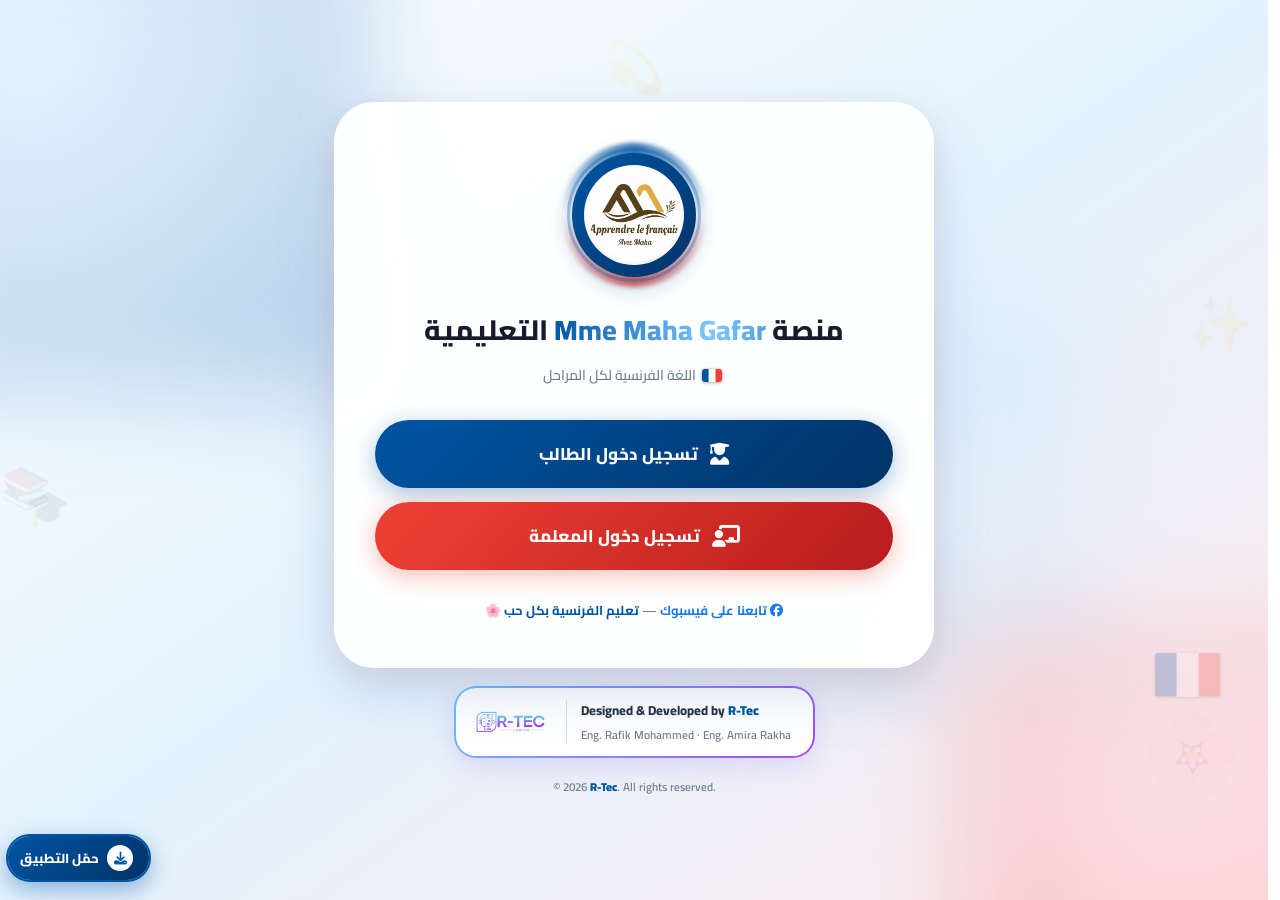
<file: index.html>
<!DOCTYPE html>
<html lang="ar" dir="rtl">
<head>
<meta charset="UTF-8" />
<meta name="viewport" content="width=device-width, initial-scale=1.0" />
<title>منصة Mme Maha Gafar التعليمية | الرئيسية</title>
<meta name="description" content="منصة Mme Maha Gafar التعليمية لتعلّم اللغة الفرنسية لكل المراحل: دروس وواجبات واختبارات وجروبات واتساب مع الميس مها." />
<meta name="theme-color" content="#0055A4" />
<link rel="icon" type="image/png" href="logo.png" />
<link rel="apple-touch-icon" href="logo.png" />
<!-- معاينة اللينك على واتساب وفيسبوك: بدّلي YOUR-SITE.vercel.app برابط موقعك الفعلي (لازم رابط كامل) -->
<meta property="og:type" content="website" />
<meta property="og:locale" content="ar_AR" />
<meta property="og:site_name" content="Mme Maha Gafar" />
<meta property="og:title" content="منصة Mme Maha Gafar التعليمية" />
<meta property="og:description" content="تعلّم الفرنسية مع الميس مها: دروس وواجبات واختبارات لكل المراحل." />
<meta property="og:url" content="https://YOUR-SITE.vercel.app/" />
<meta property="og:image" content="https://YOUR-SITE.vercel.app/logo.png" />
<meta property="og:image:type" content="image/png" />
<meta property="og:image:width" content="1256" />
<meta property="og:image:height" content="1256" />
<meta property="og:image:alt" content="Apprendre le français avec Maha" />
<meta name="twitter:card" content="summary" />
<meta name="twitter:title" content="منصة Mme Maha Gafar التعليمية" />
<meta name="twitter:description" content="تعلّم الفرنسية مع الميس مها: دروس وواجبات واختبارات لكل المراحل." />
<meta name="twitter:image" content="https://YOUR-SITE.vercel.app/logo.png" />
<link rel="stylesheet" href="https://cdnjs.cloudflare.com/ajax/libs/font-awesome/6.5.0/css/all.min.css" />
<link rel="preconnect" href="https://fonts.googleapis.com" />
<link rel="preconnect" href="https://fonts.gstatic.com" crossorigin />
<link href="https://fonts.googleapis.com/css2?family=Cairo:wght@400;600;700;800;900&display=swap" rel="stylesheet" />
<style>
:root {
  --france-blue: #0055A4;
  --france-blue-light: #E3F2FD;
  --france-blue-dark: #003366;
  --france-red: #EF4135;
  --france-red-light: #FFEBEE;
  --france-red-dark: #B71C1C;
  --white: #FFFFFF;
  --text-dark: #1A1A2E;
  --text-muted: #6B7B8D;
}
* { margin:0; padding:0; box-sizing:border-box; font-family:'Cairo', sans-serif; }
html { width:100%; scrollbar-gutter:stable; }
body { width:100%; min-height:100vh; }
body {
  background: linear-gradient(145deg, var(--white) 0%, var(--france-blue-light) 50%, var(--france-red-light) 100%);
  display:flex; justify-content:center; align-items:center; padding:20px; position:relative;
}

@keyframes floatIn { 0%{opacity:0;transform:translateY(60px) scale(0.9) rotate(-3deg);} 100%{opacity:1;transform:translateY(0) scale(1) rotate(0deg);} }
@keyframes fadeInUp { 0%{opacity:0;transform:translateY(30px);} 100%{opacity:1;transform:translateY(0);} }
@keyframes floatY { 0%,100%{transform:translateY(0px);} 50%{transform:translateY(-12px);} }
@keyframes spinBorder { 0%{transform:rotate(0deg);} 100%{transform:rotate(360deg);} }
@keyframes borderGlow { 0%,100%{border-color:rgba(0,85,164,0.3);} 50%{border-color:rgba(0,85,164,0.8);} }
@keyframes sparkle { 0%,100%{opacity:1;transform:scale(1) rotate(0deg);} 50%{opacity:0.5;transform:scale(1.3) rotate(180deg);} }
@keyframes blobMove {
  0%,100%{transform:translate(0,0) scale(1) rotate(0deg);border-radius:42% 58% 65% 35%/45% 40% 60% 55%;}
  25%{transform:translate(4vw,-3vh) scale(1.12) rotate(20deg);border-radius:60% 40% 35% 65%/55% 60% 40% 45%;}
  50%{transform:translate(-3vw,4vh) scale(0.92) rotate(-15deg);border-radius:35% 65% 55% 45%/40% 55% 45% 60%;}
  75%{transform:translate(-4vw,-2vh) scale(1.05) rotate(10deg);border-radius:55% 45% 40% 60%/60% 45% 55% 40%;}
}

.floating-decor { position:fixed; font-size:50px; opacity:0.08; pointer-events:none; z-index:0; animation:floatY 6s ease-in-out infinite; }
.floating-decor:nth-child(1){top:5%;left:2%;animation-delay:0s;font-size:70px;color:var(--france-blue);}
.floating-decor:nth-child(2){bottom:8%;right:2%;animation-delay:1.5s;font-size:80px;color:var(--france-red);}
.floating-decor:nth-child(3){top:50%;left:1%;animation-delay:3s;font-size:40px;color:var(--france-blue);}
.floating-decor:nth-child(4){top:30%;right:1%;animation-delay:2s;font-size:55px;color:var(--france-red);}
.floating-decor:nth-child(5){bottom:40%;left:3%;animation-delay:4s;font-size:35px;color:var(--france-blue);}
.floating-decor:nth-child(6){top:70%;right:3%;animation-delay:1s;font-size:45px;color:var(--france-red);}

.blob-bg { position:fixed; inset:0; z-index:0; overflow:hidden; pointer-events:none; }
.blob { position:absolute; filter:blur(50px); opacity:0.25; animation:blobMove 16s ease-in-out infinite; }
.blob:nth-child(1){width:38vw;height:38vw;top:-10%;left:-8%;background:radial-gradient(circle at 30% 30%,#A2D9FF,var(--france-blue));animation-duration:18s;}
.blob:nth-child(2){width:30vw;height:30vw;bottom:-12%;right:-6%;background:radial-gradient(circle at 60% 40%,#FFD1DC,var(--france-red));animation-duration:22s;animation-delay:-6s;}
.blob:nth-child(3){width:26vw;height:26vw;top:35%;right:15%;background:radial-gradient(circle at 40% 60%,var(--france-blue-light),#A2D9FF);animation-duration:20s;animation-delay:-10s;}

.container {
  background: rgba(255,255,255,0.95);
  backdrop-filter: blur(20px);
  border-radius: 40px;
  padding: 50px 40px 45px;
  max-width: 560px; width:100%;
  box-shadow: 0 25px 60px rgba(0,85,164,0.15), 0 10px 30px rgba(239,65,53,0.1), inset 0 1px 3px rgba(255,255,255,0.8);
  border: 1px solid rgba(255,255,255,0.6);
  position: relative; z-index: 2;
  animation: floatIn 0.8s cubic-bezier(0.34,1.56,0.64,1);
  text-align: center;
  transition: all 0.5s ease;
}
.container:hover { box-shadow: 0 30px 70px rgba(0,85,164,0.25), 0 15px 40px rgba(239,65,53,0.15); }

.logo-wrapper {
  display: inline-block;
  background: linear-gradient(135deg, var(--france-blue), var(--france-blue-dark));
  border-radius: 50%; padding: 12px;
  box-shadow: 0 8px 25px rgba(0,85,164,0.35);
  transition: all 0.5s cubic-bezier(0.34,1.56,0.64,1);
  cursor: pointer; position: relative;
}
.logo-wrapper::after {
  content:''; position:absolute; inset:-5px; border-radius:50%;
  border:3px solid rgba(0,85,164,0.3);
  animation: borderGlow 2s ease-in-out infinite;
}
.logo-wrapper::before {
  content:''; position:absolute; inset:-10px; border-radius:50%;
  background: conic-gradient(from 0deg, var(--france-blue), var(--white), var(--france-red), var(--white), var(--france-blue));
  opacity:0.8; animation: spinBorder 6s linear infinite; z-index:-1; filter:blur(2px);
}
.logo-wrapper:hover { transform: scale(1.08) rotate(-8deg); }
.logo-img {
  width: 100px; height: 100px; background: white; border-radius: 50%;
  display:block; object-fit: contain; padding: 4px;
  animation: floatY 3s ease-in-out infinite;
  box-shadow: inset 0 -3px 10px rgba(0,0,0,0.05);
  position: relative; z-index: 1;
}

h1.title {
  font-size: 28px; margin-top: 18px; color:var(--text-dark); font-weight:800;
  animation: fadeInUp 1s ease-out 0.3s both;
}
h1.title span { color:var(--france-blue); position: relative; }
h1.title span::after {
  content:'✨'; font-size:16px; position:absolute; top:-10px; right:-25px;
  animation: sparkle 3s ease-in-out infinite;
}
p.subtitle { color:var(--text-muted); font-size:14px; font-weight:500; margin-top:6px; animation: fadeInUp 1s ease-out 0.5s both; }

.choice-group { display: flex; flex-direction: column; gap: 14px; margin-top: 32px; animation: fadeInUp 0.6s ease-out 0.4s both; }
.choice-btn {
  width: 100%; padding: 18px 24px;
  border-radius: 60px; font-size: 17px; font-weight: 800;
  cursor: pointer; border: none; font-family: inherit;
  display: flex; align-items: center; justify-content: center; gap: 12px;
  transition: all 0.4s cubic-bezier(0.34,1.56,0.64,1);
  position: relative; overflow: hidden; color: white;
}
.choice-btn.student { background: linear-gradient(135deg, var(--france-blue), var(--france-blue-dark)); box-shadow: 0 6px 25px rgba(0,85,164,0.35); }
.choice-btn.teacher { background: linear-gradient(135deg, var(--france-red), var(--france-red-dark)); box-shadow: 0 6px 25px rgba(239,65,53,0.35); }
.choice-btn:hover { transform: translateY(-4px) scale(1.02); }
.choice-btn.student:hover { box-shadow: 0 10px 35px rgba(0,85,164,0.5); }
.choice-btn.teacher:hover { box-shadow: 0 10px 35px rgba(239,65,53,0.5); }
.choice-btn:active { transform: scale(0.98); }
.choice-btn i { font-size: 22px; }

.footer-note { margin-top: 28px; color:var(--text-muted); font-size:13px; font-weight:500; animation: fadeInUp 0.6s ease-out 0.6s both; }
.footer-note span { color:var(--france-blue); font-weight:700; }
.footer-note .fb-link { color:#1877f2; font-weight:700; text-decoration:none; transition:opacity .2s; }
.footer-note .fb-link:hover { opacity:.75; text-decoration:underline; }

@media (max-width:480px){
  .container{padding:36px 22px;}
  h1.title{font-size:22px;}
  .logo-img{width:80px;height:80px;}
  .choice-btn{font-size:15px;padding:16px 20px;}
  .floating-decor{display:none;}
}


/* ================================================================
   PRO ENHANCEMENT PACK — extra motion, polish & eye-catching detail
   ================================================================ */
html { scroll-behavior: smooth; }

@keyframes pageFadeIn { 0%{opacity:0;} 100%{opacity:1;} }
body.__pro_ready { animation: pageFadeIn .7s ease both; }

@keyframes shimmerText {
  0%   { background-position: 0% 50%; }
  100% { background-position: 200% 50%; }
}
h1.title span {
  background: linear-gradient(90deg, var(--france-blue) 0%, #7ec8ff 25%, var(--france-blue) 50%, #7ec8ff 75%, var(--france-blue) 100%);
  background-size: 300% auto;
  -webkit-background-clip: text; background-clip: text;
  -webkit-text-fill-color: transparent; color: transparent;
  animation: shimmerText 4.5s linear infinite;
}


@keyframes rippleFx { to { transform: scale(3.2); opacity: 0; } }
.pro-ripple {
  position:absolute; border-radius:50%; pointer-events:none;
  background: rgba(255,255,255,.55); transform: scale(0);
  animation: rippleFx .65s ease-out;
}
button, .btn-primary, .choice-btn, .btn-logout, .icon-card {
  position: relative; overflow: hidden;
}

@keyframes cardTiltIn {
  0%   { opacity:0; transform: perspective(800px) rotateX(8deg) translateY(35px) scale(.94); }
  100% { opacity:1; transform: perspective(800px) rotateX(0) translateY(0) scale(1); }
}
.container, .welcome-section, .my-stage-banner, .stat-card, .content-card {
  animation: cardTiltIn .7s cubic-bezier(.22,1,.36,1) both;
}

@keyframes glowPulseSoft {
  0%,100% { box-shadow: 0 0 0 rgba(0,0,0,0); }
  50% { box-shadow: 0 0 28px rgba(0,85,164,.2); }
}
.btn-primary, .choice-btn { animation: glowPulseSoft 3.2s ease-in-out infinite; }

/* micro-interaction: gentle lift + glow on any interactive icon card */
.icon-card, .choice-btn, .btn-primary {
  transition: transform .35s cubic-bezier(.34,1.56,.64,1), box-shadow .35s ease, filter .35s ease;
}
.icon-card:hover, .choice-btn:hover { filter: brightness(1.04) saturate(1.08); }

/* smoother, more premium focus ring */
input:focus, select:focus, textarea:focus {
  outline: none;
}


/* scrollbar polish */






/* ===== Scrollbar (fixed) ===== */
html{overflow-x:hidden;}
body{overflow-x:visible;}
::-webkit-scrollbar{width:12px;height:12px;}
::-webkit-scrollbar-track{background:#E3F2FD;border-radius:12px;}
::-webkit-scrollbar-thumb{background:linear-gradient(180deg,#0055A4,#003366);border-radius:12px;border:3px solid #E3F2FD;min-height:48px;}
::-webkit-scrollbar-thumb:hover{background:linear-gradient(180deg,#003366,#003366);}
::-webkit-scrollbar-corner{background:transparent;}
@supports not selector(::-webkit-scrollbar){ *{scrollbar-width:thin;scrollbar-color:#0055A4 #E3F2FD;} }
::selection{background:rgba(0,85,164,.35);color:inherit;}

/* ===== French flag (SVG: shows on every device, incl. Windows) ===== */
.fr-flag{display:inline-block;width:1.45em;height:.97em;vertical-align:-.17em;border-radius:3px;box-shadow:0 1px 4px rgba(0,0,0,.25),0 0 0 1px rgba(0,0,0,.08);margin-inline:.2em}
.floating-decor.floating-flag{opacity:.22}

/* ===== بادج الملكية R-Tec ===== */
.page-wrap{position:relative;z-index:2;width:100%;max-width:600px;margin:auto;display:flex;flex-direction:column;align-items:center;gap:18px;}
.page-wrap .container{margin:0 !important;}
.rtec-credit{
  display:flex;align-items:center;gap:14px;direction:ltr;
  padding:10px 22px 10px 12px;border-radius:22px;
  border:2px solid transparent;
  background-image:linear-gradient(#fff,#fff),linear-gradient(135deg,#6EC1FF,#A24BFF);
  background-origin:border-box;background-clip:padding-box,border-box;
  box-shadow:0 8px 24px rgba(130,100,255,.18);
  animation:fadeInUp 1s ease-out .7s both;
}
.rtec-credit .rtec-logo{width:84px;height:44px;flex-shrink:0;object-fit:contain;padding-right:14px;border-right:1px solid #d9dde6;box-sizing:content-box;}
.rtec-credit .rtec-text{display:flex;flex-direction:column;gap:2px;text-align:left;}
.rtec-credit .rtec-line1{font-size:13px;font-weight:800;color:#2b3445;}
.rtec-credit .rtec-line2{font-size:11.5px;font-weight:600;color:#6B7B8D;}
.rtec-logo-link{display:flex;flex-shrink:0;cursor:pointer;transition:transform .25s ease,opacity .25s ease;}
.rtec-logo-link:hover{transform:scale(1.06);opacity:.9;}
.rtec-link{color:#0055A4 !important;font-weight:900;text-decoration:none;transition:opacity .2s;}
.rtec-link:hover{opacity:.75;text-decoration:underline;}
.rtec-copy{font-size:11.5px;color:#6B7B8D;font-weight:600;direction:ltr;text-align:center;animation:fadeInUp 1s ease-out .9s both;}
@media (max-width:480px){
  .rtec-credit{padding:8px 16px 8px 10px;gap:10px;border-radius:18px;}
  .rtec-credit .rtec-logo{width:68px;height:38px;padding-right:10px;}
  .rtec-credit .rtec-line1{font-size:12px;}
  .rtec-credit .rtec-line2{font-size:10.5px;}
}

/* ===== زرار تحميل التطبيق (عائم) ===== */
@keyframes appBtnFloat { 0%,100%{transform:translateY(0);} 50%{transform:translateY(-8px);} }
@keyframes appBtnPulse { 0%{transform:scale(1);opacity:.55;} 100%{transform:scale(1.7);opacity:0;} }
.app-dl{
  position:fixed; bottom:18px; left:18px; z-index:50;
  display:inline-flex; align-items:center; gap:8px;
  padding:9px 16px 9px 12px; border-radius:60px;
  background:linear-gradient(135deg,var(--france-blue),var(--france-blue-dark));
  color:#fff !important; text-decoration:none; font-weight:800; font-size:13px; line-height:1;
  box-shadow:0 8px 22px rgba(0,85,164,.4);
  border:2px solid rgba(255,255,255,.7);
  animation:appBtnFloat 3s ease-in-out infinite;
}
.app-dl::before{
  content:''; position:absolute; inset:-2px; border-radius:60px; z-index:-1;
  border:2px solid var(--france-blue); animation:appBtnPulse 2.2s ease-out infinite;
}
.app-dl .app-dl-ic{
  width:26px; height:26px; border-radius:50%; background:#fff; color:var(--france-blue);
  display:flex; align-items:center; justify-content:center; font-size:13px; flex-shrink:0;
}
.app-dl:hover{ filter:brightness(1.08); box-shadow:0 12px 28px rgba(0,85,164,.55); }
@media (max-width:480px){
  .app-dl{ bottom:12px; left:12px; font-size:12px; padding:8px 14px 8px 10px; }
  .app-dl .app-dl-ic{ width:24px; height:24px; font-size:12px; }
}
</style>
<link rel="stylesheet" href="mobile-fix.css" />
</head>
<body>

<div class="blob-bg"><div class="blob"></div><div class="blob"></div><div class="blob"></div></div>

<div class="floating-decor">🌸</div>
<div class="floating-decor">📚</div>
<div class="floating-decor">✨</div>
<div class="floating-decor">🎓</div>
<div class="floating-decor floating-flag"><svg class="fr-flag" viewBox="0 0 3 2" role="img" aria-label="علم فرنسا"><rect width="1" height="2" fill="#0055A4"/><rect x="1" width="1" height="2" fill="#fff"/><rect x="2" width="1" height="2" fill="#EF4135"/></svg></div>
<div class="floating-decor">💫</div>

<div class="page-wrap">
<div class="container">
  <div class="logo-wrapper">
    <img src="logo.png" alt="Mme Maha Gafar" class="logo-img" />
  </div>
  <h1 class="title">منصة <span>Mme Maha Gafar</span> التعليمية</h1>
  <p class="subtitle"><svg class="fr-flag" viewBox="0 0 3 2" role="img" aria-label="علم فرنسا"><rect width="1" height="2" fill="#0055A4"/><rect x="1" width="1" height="2" fill="#fff"/><rect x="2" width="1" height="2" fill="#EF4135"/></svg> اللغة الفرنسية لكل المراحل</p>

  <div class="choice-group">
    <button class="choice-btn student" onclick="window.location.href='student-login.html'">
      <i class="fas fa-user-graduate"></i> تسجيل دخول الطالب
    </button>
    <button class="choice-btn teacher" onclick="window.location.href='teacher-login.html'">
      <i class="fas fa-chalkboard-teacher"></i> تسجيل دخول المعلمة
    </button>
  </div>

  <div class="footer-note"><a href="https://www.facebook.com/share/1Go7UTZ6hu/" target="_blank" rel="noopener noreferrer" class="fb-link"><i class="fab fa-facebook"></i> تابعنا على فيسبوك</a> — <span>تعليم الفرنسية بكل حب</span> 🌸</div>
</div>

<!-- بادج الملكية: Designed & Developed by R-Tec -->
<div class="rtec-credit">
  <a class="rtec-logo-link" href="https://www.facebook.com/share/1A6XxF6fVm/?mibextid=wwXIfr" target="_blank" rel="noopener noreferrer" aria-label="صفحة R-Tec على فيسبوك"><img class="rtec-logo" src="rtec-logo.jpg" alt="R-Tec AI Company" width="84" height="44" /></a>
  <div class="rtec-text">
    <div class="rtec-line1">Designed &amp; Developed by <a class="rtec-link" href="https://www.facebook.com/share/1A6XxF6fVm/?mibextid=wwXIfr" target="_blank" rel="noopener noreferrer">R-Tec</a></div>
    <div class="rtec-line2">Eng. Rafik Mohammed · Eng. Amira Rakha</div>
  </div>
</div>
<div class="rtec-copy">© 2026 <a class="rtec-link" href="https://www.facebook.com/share/1A6XxF6fVm/?mibextid=wwXIfr" target="_blank" rel="noopener noreferrer">R-Tec</a>. All rights reserved.</div>
</div>

<!-- زرار تحميل التطبيق: تحميل مباشر من Google Drive -->
<a class="app-dl" href="Apprendre%20le%20fran%C3%A7ais.apk" download="Apprendre-le-francais.apk" rel="noopener" aria-label="حمّل التطبيق">
  <span class="app-dl-ic"><i class="fas fa-download"></i></span>
  <span>حمّل التطبيق</span>
</a>

<script>
/* ================= PRO ENHANCEMENT: particles + ripple + fade-in ================= */
(function(){
  document.body.classList.add('__pro_ready');


  document.addEventListener('pointerdown', function(e){
    var target = e.target.closest('button, .choice-btn, .icon-card, .btn-primary, .btn-logout');
    if (!target) return;
    var rect = target.getBoundingClientRect();
    var span = document.createElement('span');
    span.className = 'pro-ripple';
    var size = Math.max(rect.width, rect.height);
    span.style.width = span.style.height = size + 'px';
    span.style.left = (e.clientX - rect.left - size / 2) + 'px';
    span.style.top = (e.clientY - rect.top - size / 2) + 'px';
    target.appendChild(span);
    setTimeout(function(){ span.remove(); }, 700);
  });
})();
</script>




</body>
</html>
</file>
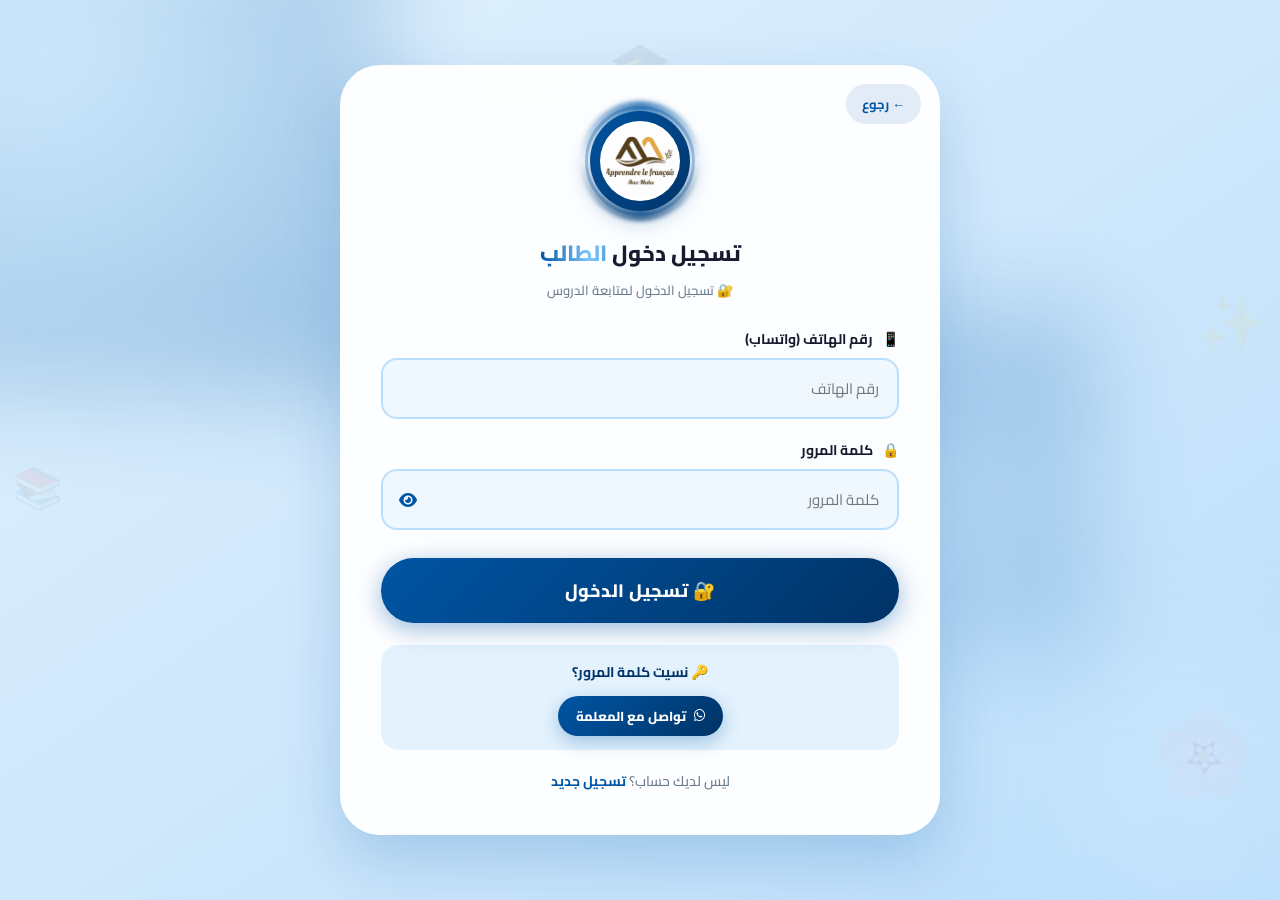
<file: student-dashboard.html>
<!DOCTYPE html>
<html lang="ar" dir="rtl">
<head>
<meta charset="UTF-8" />
<meta name="viewport" content="width=device-width, initial-scale=1.0" />
<title>منصة Mme Maha Gafar التعليمية | لوحة الطالب</title>
<link rel="icon" type="image/png" href="logo.png" />
<link rel="apple-touch-icon" href="logo.png" />
<link rel="stylesheet" href="https://cdnjs.cloudflare.com/ajax/libs/font-awesome/6.5.0/css/all.min.css" />
<link href="https://fonts.googleapis.com/css2?family=Cairo:wght@400;600;700;800;900&display=swap" rel="stylesheet" />
<style>
:root {
  --france-blue: #0055A4;
  --france-blue-light: #E3F2FD;
  --france-blue-dark: #003366;
  --white: #FFFFFF;
  --text-dark: #1A1A2E;
  --text-muted: #6B7B8D;
}
* { margin:0; padding:0; box-sizing:border-box; font-family:'Cairo', sans-serif; }
html { width:100%; }
body { width:100%; min-height:100vh; }
body {
  background: linear-gradient(145deg, var(--france-blue-light) 0%, #BBDEFB 100%);
  position:relative;
}

@keyframes fadeInUp { 0%{opacity:0;transform:translateY(30px);} 100%{opacity:1;transform:translateY(0);} }
@keyframes floatY { 0%,100%{transform:translateY(0px);} 50%{transform:translateY(-10px);} }
@keyframes pulseGlow { 0%,100%{box-shadow:0 0 20px rgba(0,85,164,0.3);} 50%{box-shadow:0 0 40px rgba(0,85,164,0.6);} }
@keyframes slideInRight { 0%{opacity:0;transform:translateX(50px);} 100%{opacity:1;transform:translateX(0);} }
@keyframes scaleIn { 0%{opacity:0;transform:scale(0.8);} 100%{opacity:1;transform:scale(1);} }
@keyframes gradientMove { 0%{background-position:0% 50%;} 50%{background-position:100% 50%;} 100%{background-position:0% 50%;} }
@keyframes sparkle { 0%,100%{opacity:1;transform:scale(1) rotate(0deg);} 50%{opacity:0.5;transform:scale(1.3) rotate(180deg);} }
@keyframes shineSweep { 0%{transform:translateX(-120%) skewX(-20deg);} 100%{transform:translateX(220%) skewX(-20deg);} }
@keyframes toastIn { 0%{opacity:0;transform:translateY(-30px) translateX(30px) scale(0.85);} 60%{opacity:1;transform:translateY(4px) scale(1.02);} 100%{opacity:1;transform:translateY(0) scale(1);} }
@keyframes toastOut { 0%{opacity:1;transform:translateY(0) scale(1);} 100%{opacity:0;transform:translateY(-20px) scale(0.9);} }
@keyframes blobMove {
  0%,100%{transform:translate(0,0) scale(1) rotate(0deg);border-radius:42% 58% 65% 35%/45% 40% 60% 55%;}
  50%{transform:translate(-3vw,4vh) scale(0.92) rotate(-15deg);border-radius:35% 65% 55% 45%/40% 55% 45% 60%;}
}

.blob-bg { position:fixed; inset:0; z-index:0; overflow:hidden; pointer-events:none; }
.blob { position:absolute; filter:blur(50px); opacity:0.35; animation:blobMove 16s ease-in-out infinite; }
.blob:nth-child(1){width:38vw;height:38vw;top:-10%;left:-8%;background:radial-gradient(circle at 30% 30%,#A2D9FF,var(--france-blue));}
.blob:nth-child(2){width:30vw;height:30vw;bottom:-12%;right:-6%;background:radial-gradient(circle at 60% 40%,var(--france-blue-light),#A2D9FF);animation-duration:22s;}
.blob:nth-child(3){width:26vw;height:26vw;top:35%;right:15%;background:radial-gradient(circle at 40% 60%,#BBDEFB,var(--france-blue));animation-duration:20s;}

.floating-decor { position:fixed; font-size:50px; opacity:0.08; pointer-events:none; z-index:0; animation:floatY 6s ease-in-out infinite; }
.floating-decor:nth-child(1){top:5%;left:2%;font-size:70px;color:var(--france-blue);}
.floating-decor:nth-child(2){bottom:8%;right:2%;font-size:80px;animation-delay:1.5s;color:var(--france-blue-dark);}
.floating-decor:nth-child(3){top:50%;left:1%;font-size:40px;animation-delay:3s;color:var(--france-blue);}
.floating-decor:nth-child(4){top:30%;right:1%;font-size:55px;animation-delay:2s;color:var(--france-blue-dark);}

/* ===== HEADER ===== */
.header {
  background: linear-gradient(135deg, var(--france-blue), var(--france-blue-dark), var(--france-blue));
  background-size: 200% 200%;
  animation: gradientMove 6s ease infinite;
  padding: 16px 30px;
  display: flex; justify-content: space-between; align-items: center;
  flex-wrap: wrap; gap: 12px;
  box-shadow: 0 4px 30px rgba(0,85,164,0.3);
  position: sticky; top: 0; z-index: 100; width: 100%;
  border-bottom: 3px solid rgba(255,255,255,0.2);
}
.header .logo-area { display:flex; align-items:center; gap:14px; }
.header .logo-area .mini-logo {
  width: 60px; height: 60px; background: rgba(255,255,255,0.95);
  border-radius: 50%; display:flex; align-items:center; justify-content:center;
  box-shadow: 0 4px 15px rgba(0,0,0,0.1); transition: all 0.4s ease; cursor: pointer;
  overflow: hidden; padding: 3px;
}
.header .logo-area .mini-logo:hover { transform: scale(1.1) rotate(-10deg); }
.header .logo-area .mini-logo img {
  width: 100%; height: 100%; object-fit: contain; border-radius: 50%;
}
.header .logo-area h2 { color: white; font-size: 22px; font-weight: 800; text-shadow: 0 2px 8px rgba(0,0,0,0.1); }
.header .logo-area h2 span { font-weight: 400; font-size: 13px; opacity: 0.9; display: block; }

.header .user-info {
  background: rgba(255,255,255,0.2); backdrop-filter: blur(10px);
  padding: 8px 22px; border-radius: 60px;
  border: 1px solid rgba(255,255,255,0.3);
  display: flex; align-items: center; gap: 12px; flex-wrap: wrap;
  animation: pulseGlow 3s ease-in-out infinite;
  transition: all 0.3s ease;
}
.header .user-info:hover { transform: scale(1.02); background: rgba(255,255,255,0.3); }
.header .user-info .name { color: white; font-weight: 700; font-size: 17px; }
.header .user-info .grade-badge {
  background: rgba(255,255,255,0.95); color: var(--france-blue);
  padding: 4px 18px; border-radius: 60px;
  font-size: 13px; font-weight: 800;
  box-shadow: 0 2px 8px rgba(0,0,0,0.08);
}
.header .user-info .phone { color: rgba(255,255,255,0.85); font-size: 13px; }

.header-actions { display: flex; gap: 10px; align-items: center; flex-wrap: wrap; }
.btn-logout {
  background: rgba(255,255,255,0.2); color: white;
  border: 2px solid rgba(255,255,255,0.3);
  padding: 8px 22px; border-radius: 60px;
  cursor: pointer; font-weight: 700; font-size: 14px;
  transition: all 0.4s cubic-bezier(0.34,1.56,0.64,1);
  backdrop-filter: blur(5px); font-family: inherit;
}
.btn-logout:hover {
  background: #ff6b6b; border-color: #ff6b6b;
  transform: scale(1.04) translateY(-2px);
  box-shadow: 0 8px 25px rgba(255,107,107,0.3);
}

/* ===== MAIN ===== */
.main-content {
  width: 100%; max-width: 1400px;
  margin: 30px auto; padding: 0 25px;
  animation: fadeInUp 0.6s ease-out;
}
.welcome-section {
  background: rgba(255,255,255,0.95); backdrop-filter: blur(10px);
  border-radius: 28px; padding: 30px 40px; margin-bottom: 32px;
  box-shadow: 0 8px 32px rgba(0,85,164,0.08);
  border: 1px solid rgba(0,85,164,0.15);
  transition: all 0.4s ease;
  animation: slideInRight 0.6s ease-out;
}
.welcome-section:hover {
  transform: translateY(-3px);
  box-shadow: 0 16px 48px rgba(0,85,164,0.15);
  border-color: var(--france-blue);
}
.welcome-section h2 { color: #1a2a4a; font-size: 28px; font-weight: 800; }
.welcome-section h2 span { color: var(--france-blue); position: relative; }
.welcome-section h2 span::after {
  content: '🌟'; font-size: 20px; position: absolute;
  top: -8px; left: -35px; animation: sparkle 3s ease-in-out infinite;
}
.welcome-section p { color: var(--text-muted); margin-top: 6px; font-size: 16px; font-weight: 500; }

.my-stage-banner {
  background: linear-gradient(135deg, var(--france-blue), var(--france-blue-dark));
  border-radius: 24px; padding: 20px 28px; margin-bottom: 24px;
  display: flex; align-items: center; gap: 16px;
  color: white;
  box-shadow: 0 10px 35px rgba(0,85,164,0.35);
  animation: fadeInUp 0.6s ease-out 0.1s both;
  position: relative; overflow: hidden;
}
.my-stage-banner::before {
  content: ''; position: absolute; top: -50%; right: -20%;
  width: 200px; height: 200px;
  background: radial-gradient(circle, rgba(255,255,255,0.25), transparent 70%);
  border-radius: 50%;
  animation: floatY 4s ease-in-out infinite;
}
.my-stage-banner .stage-icon {
  width: 60px; height: 60px;
  background: rgba(255,255,255,0.25);
  border-radius: 18px;
  display: flex; align-items: center; justify-content: center;
  font-size: 28px; flex-shrink: 0;
  position: relative; z-index: 1;
  backdrop-filter: blur(10px);
}
.my-stage-banner .stage-text { flex: 1; position: relative; z-index: 1; }
.my-stage-banner .stage-text .label { font-size: 12px; opacity: 0.9; font-weight: 600; letter-spacing: 1px; text-transform: uppercase; }
.my-stage-banner .stage-text .value { font-size: 22px; font-weight: 800; margin-top: 2px; }
.my-stage-banner .stage-badge {
  background: rgba(255,255,255,0.95); color: var(--france-blue);
  padding: 8px 20px; border-radius: 60px;
  font-weight: 800; font-size: 14px;
  box-shadow: 0 4px 15px rgba(0,0,0,0.1);
  position: relative; z-index: 1;
}

.grid-icons {
  display: grid;
  grid-template-columns: repeat(auto-fill, minmax(200px, 1fr));
  gap: 24px; margin-top: 10px;
}
.icon-card {
  background: rgba(255,255,255,0.95); backdrop-filter: blur(10px);
  border-radius: 28px; padding: 30px 18px 24px;
  text-align: center;
  box-shadow: 0 4px 18px rgba(0,85,164,0.06);
  cursor: pointer;
  transition: all 0.5s cubic-bezier(0.34,1.56,0.64,1);
  border: 2px solid transparent;
  position: relative; overflow: hidden;
  animation: fadeInUp 0.6s ease-out both;
}
.icon-card:nth-child(1){animation-delay:0.05s;}
.icon-card:nth-child(2){animation-delay:0.1s;}
.icon-card:nth-child(3){animation-delay:0.15s;}
.icon-card:nth-child(4){animation-delay:0.2s;}
.icon-card:nth-child(5){animation-delay:0.25s;}
.icon-card:nth-child(6){animation-delay:0.3s;}
.icon-card::before {
  content: ''; position: absolute; inset: 0;
  background: linear-gradient(145deg, var(--france-blue-light), #BBDEFB);
  opacity: 0; transition: all 0.5s ease; border-radius: 26px;
}
.icon-card:hover::before { opacity: 1; }
.icon-card:hover {
  transform: translateY(-14px) scale(1.03);
  border-color: var(--france-blue);
  box-shadow: 0 24px 56px rgba(0,85,164,0.2);
}
.icon-card .icon-wrapper {
  width: 80px; height: 80px; margin: 0 auto 14px;
  border-radius: 24px; display: flex; align-items: center; justify-content: center;
  font-size: 36px; position: relative; z-index: 1;
  transition: all 0.5s cubic-bezier(0.34,1.56,0.64,1);
}
.icon-card:hover .icon-wrapper { transform: scale(1.1) rotate(-5deg); }
.icon-card .icon-wrapper i { font-size: 36px; }
.icon-card .title { font-weight: 800; color: #1a2a4a; font-size: 16px; position: relative; z-index: 1; transition: all 0.3s ease; }
.icon-card:hover .title { color: var(--france-blue); }
.icon-card .sub { font-size: 12px; color: var(--text-muted); margin-top: 4px; position: relative; z-index: 1; font-weight: 500; }

.icon-card.courses .icon-wrapper { background: linear-gradient(135deg, #A29BFE, #6C5CE7); color: white; }
.icon-card.sessions .icon-wrapper { background: linear-gradient(135deg, #74B9FF, #0984E3); color: white; }
.icon-card.recorded .icon-wrapper { background: linear-gradient(135deg, #FD79A8, #E84393); color: white; }
.icon-card.homework .icon-wrapper { background: linear-gradient(135deg, #00B894, #00A381); color: white; }
.icon-card.quiz .icon-wrapper { background: linear-gradient(135deg, #FDCB6E, #F39C12); color: white; }
.icon-card.my-stage .icon-wrapper { background: linear-gradient(135deg, var(--france-blue), var(--france-blue-dark)); color: white; }

.shine-sweep {
  position: absolute; top: 0; left: 0; width: 60%; height: 100%;
  background: linear-gradient(90deg,transparent,rgba(255,255,255,0.55),transparent);
  transform: translateX(-120%) skewX(-20deg);
  pointer-events: none; z-index: 2;
}
.icon-card:hover .shine-sweep { animation: shineSweep 0.9s ease; }

/* ===== CONTENT LIST ===== */
.content-list { margin-top: 30px; }
.content-list h3 { color: #1a2a4a; font-size: 22px; font-weight: 800; margin-bottom: 18px; display: flex; align-items: center; gap: 10px; }
.content-list .item {
  background: rgba(255,255,255,0.95); backdrop-filter: blur(10px);
  border-radius: 20px; padding: 18px 24px; margin-bottom: 14px;
  display: flex; justify-content: space-between; align-items: center;
  border: 2px solid transparent; cursor: pointer;
  transition: all 0.4s cubic-bezier(0.34,1.56,0.64,1);
  box-shadow: 0 4px 18px rgba(0,85,164,0.06);
}
.content-list .item:hover { transform: translateX(10px) scale(1.01); border-color: var(--france-blue); box-shadow: 0 12px 40px rgba(0,85,164,0.15); }
.content-list .item .info { flex: 1; }
.content-list .item .info h4 { color: #1a2a4a; font-size: 16px; font-weight: 800; }
.content-list .item .info p { color: var(--text-muted); font-size: 13px; margin-top: 4px; }
.content-list .item .info .badge { display: inline-block; background: var(--france-blue-light); color: var(--france-blue); padding: 2px 14px; border-radius: 60px; font-size: 11px; font-weight: 700; margin-top: 6px; }
.content-list .item .action-btn {
  background: linear-gradient(135deg, var(--france-blue), var(--france-blue-dark));
  color: white; border: none; padding: 8px 20px; border-radius: 60px;
  font-weight: 700; font-size: 13px; cursor: pointer;
  transition: all 0.3s ease; font-family: inherit;
}
.content-list .item .action-btn:hover { transform: scale(1.05); box-shadow: 0 6px 20px rgba(0,85,164,0.3); }
.content-list .empty-state {
  text-align: center; padding: 40px 20px;
  background: rgba(255,255,255,0.95); backdrop-filter: blur(10px);
  border-radius: 24px; color: var(--text-muted);
}
.content-list .empty-state .icon { font-size: 50px; margin-bottom: 12px; }
.content-list .empty-state h4 { color: #1a2a4a; margin-bottom: 6px; }

.footer-note {
  text-align: center; color: var(--text-muted); margin-top: 45px;
  font-size: 14px; border-top: 2px solid rgba(0,85,164,0.15);
  padding-top: 22px; font-weight: 500;
}
.footer-note span { color: var(--france-blue); font-weight: 700; }
.footer-note .fb-link { color:#1877f2; font-weight:700; text-decoration:none; transition:opacity .2s; }
.footer-note .fb-link:hover { opacity:.75; text-decoration:underline; }

#toastContainer {
  position: fixed; top: 22px; left: 22px; z-index: 9999;
  display: flex; flex-direction: column; gap: 10px; pointer-events: none;
}
.toast {
  pointer-events: auto; min-width: 220px; max-width: 340px;
  background: rgba(255,255,255,0.95); backdrop-filter: blur(14px);
  border-radius: 18px; padding: 14px 20px;
  box-shadow: 0 14px 40px rgba(0,85,164,0.28);
  border: 1px solid rgba(0,85,164,0.35);
  display: flex; align-items: center; gap: 10px;
  font-weight: 700; font-size: 14px; color: #1a2a4a;
  animation: toastIn 0.5s cubic-bezier(0.34,1.56,0.64,1);
  border-right: 5px solid var(--france-blue);
}
.toast.success { border-right-color: #00b894; }
.toast.error { border-right-color: #ff6b6b; }
.toast.info { border-right-color: var(--france-blue); }
.toast .toast-icon { font-size: 20px; flex-shrink: 0; }
.toast.toast-hide { animation: toastOut 0.35s ease forwards; }

@media (max-width:768px){
  .grid-icons { grid-template-columns: repeat(2,1fr); gap: 16px; }
  .icon-card .icon-wrapper { width: 64px; height: 64px; font-size: 28px; }
  .icon-card .icon-wrapper i { font-size: 28px; }
  .welcome-section { padding: 22px 20px; }
  .welcome-section h2 { font-size: 22px; }
  .header .logo-area h2 { font-size: 18px; }
  .header .user-info .name { font-size: 15px; }
  .header .user-info .grade-badge { font-size: 11px; padding: 2px 12px; }
  .my-stage-banner { padding: 16px 20px; }
  .my-stage-banner .stage-icon { width: 50px; height: 50px; font-size: 24px; }
  .my-stage-banner .stage-text .value { font-size: 18px; }
}
@media (max-width:600px){
  .header { flex-direction: column; text-align: center; padding: 14px 18px; }
  .header .user-info { justify-content: center; width: 100%; padding: 8px 14px; }
  .header-actions { width: 100%; justify-content: center; }
  .grid-icons { grid-template-columns: repeat(2,1fr); gap: 14px; }
  .icon-card { padding: 20px 12px 18px; }
  .icon-card .icon-wrapper { width: 56px; height: 56px; font-size: 24px; }
  .icon-card .icon-wrapper i { font-size: 24px; }
  .icon-card .title { font-size: 14px; }
  .welcome-section h2 { font-size: 20px; }
  .welcome-section h2 span::after { display: none; }
  .floating-decor { display: none; }
  .main-content { padding: 0 12px; margin: 15px auto; }
}



/* ================================================================
   PRO ENHANCEMENT PACK — extra motion, polish & eye-catching detail
   ================================================================ */
html { scroll-behavior: smooth; }

@keyframes pageFadeIn { 0%{opacity:0;} 100%{opacity:1;} }
body.__pro_ready { animation: pageFadeIn .7s ease both; }

@keyframes shimmerText {
  0%   { background-position: 0% 50%; }
  100% { background-position: 200% 50%; }
}
.welcome-section h2 span {
  background: linear-gradient(90deg, var(--france-blue) 0%, #7ec8ff 25%, var(--france-blue) 50%, #7ec8ff 75%, var(--france-blue) 100%);
  background-size: 300% auto;
  -webkit-background-clip: text; background-clip: text;
  -webkit-text-fill-color: transparent; color: transparent;
  animation: shimmerText 4.5s linear infinite;
}


@keyframes rippleFx { to { transform: scale(3.2); opacity: 0; } }
.pro-ripple {
  position:absolute; border-radius:50%; pointer-events:none;
  background: rgba(255,255,255,.55); transform: scale(0);
  animation: rippleFx .65s ease-out;
}
button, .btn-primary, .choice-btn, .btn-logout, .icon-card {
  position: relative; overflow: hidden;
}

@keyframes cardTiltIn {
  0%   { opacity:0; transform: perspective(800px) rotateX(8deg) translateY(35px) scale(.94); }
  100% { opacity:1; transform: perspective(800px) rotateX(0) translateY(0) scale(1); }
}
.container, .welcome-section, .my-stage-banner, .stat-card, .content-card {
  animation: cardTiltIn .7s cubic-bezier(.22,1,.36,1) both;
}

@keyframes glowPulseSoft {
  0%,100% { box-shadow: 0 0 0 rgba(0,0,0,0); }
  50% { box-shadow: 0 0 28px rgba(0,85,164,.2); }
}
.btn-primary, .choice-btn { animation: glowPulseSoft 3.2s ease-in-out infinite; }

/* micro-interaction: gentle lift + glow on any interactive icon card */
.icon-card, .choice-btn, .btn-primary {
  transition: transform .35s cubic-bezier(.34,1.56,.64,1), box-shadow .35s ease, filter .35s ease;
}
.icon-card:hover, .choice-btn:hover { filter: brightness(1.04) saturate(1.08); }

/* smoother, more premium focus ring */
input:focus, select:focus, textarea:focus {
  outline: none;
}


/* scrollbar polish */






/* WhatsApp group banner */
.icon-card.whatsapp{grid-column:1/-1;display:flex;align-items:center;gap:20px;text-align:right;text-decoration:none;color:#fff;
  background:linear-gradient(135deg,#25D366,#128C7E);border-color:transparent;padding:22px 28px;border-radius:30px;
  box-shadow:0 12px 34px rgba(18,140,126,.35);}
.icon-card.whatsapp::before{display:none;}
.icon-card.whatsapp:hover{transform:translateY(-6px) scale(1.01);border-color:rgba(255,255,255,.6);box-shadow:0 20px 48px rgba(18,140,126,.5);}
.wa-ban-ic{position:relative;width:72px;height:72px;border-radius:50%;background:#fff;color:#25D366;display:flex;align-items:center;justify-content:center;font-size:42px;flex-shrink:0;z-index:1;}
.wa-ban-ic i{font-size:42px;}
.wa-ring{position:absolute;inset:0;border-radius:50%;border:3px solid rgba(255,255,255,.7);animation:waRing 2.2s ease-out infinite;}
@keyframes waRing{0%{transform:scale(1);opacity:.9;}100%{transform:scale(1.6);opacity:0;}}
.wa-ban-txt{flex:1;min-width:0;position:relative;z-index:1;}
.icon-card.whatsapp .title,.icon-card.whatsapp:hover .title{color:#fff;font-size:21px;font-weight:900;}
.icon-card.whatsapp .sub{color:rgba(255,255,255,.92);font-size:14px;font-weight:600;margin-top:4px;line-height:1.7;}
.wa-ban-cta{position:relative;z-index:1;background:#fff;color:#128C7E;font-weight:900;font-size:15px;padding:12px 24px;border-radius:60px;display:inline-flex;align-items:center;gap:10px;flex-shrink:0;transition:all .3s ease;box-shadow:0 6px 16px rgba(0,0,0,.15);}
.icon-card.whatsapp:hover .wa-ban-cta{transform:translateX(-4px);}
@media (max-width:600px){
  .icon-card.whatsapp{flex-wrap:wrap;padding:18px;gap:14px;border-radius:24px;}
  .wa-ban-ic{width:58px;height:58px;}.wa-ban-ic i{font-size:34px;}
  .icon-card.whatsapp .title{font-size:17px;}
  .wa-ban-cta{width:100%;justify-content:center;}
}
/* responsive */
.main-content { width: 100%; }
@media (min-width: 1100px) { .grid-icons { grid-template-columns: repeat(auto-fit, minmax(220px, 1fr)); } }

/* ===== Scrollbar (fixed) ===== */
html{overflow-x:hidden;}
body{overflow-x:visible;}
::-webkit-scrollbar{width:12px;height:12px;}
::-webkit-scrollbar-track{background:#E3F2FD;border-radius:12px;}
::-webkit-scrollbar-thumb{background:linear-gradient(180deg,#0055A4,#003366);border-radius:12px;border:3px solid #E3F2FD;min-height:48px;}
::-webkit-scrollbar-thumb:hover{background:linear-gradient(180deg,#003366,#003366);}
::-webkit-scrollbar-corner{background:transparent;}
@supports not selector(::-webkit-scrollbar){ *{scrollbar-width:thin;scrollbar-color:#0055A4 #E3F2FD;} }
::selection{background:rgba(0,85,164,.35);color:inherit;}

/* ===== رفع الواجبات + أزرار متعددة ===== */
.content-list .item { gap: 12px; flex-wrap: wrap; }
.content-list .item .btns { display: flex; gap: 8px; flex-wrap: wrap; }
.content-list .item .action-btn.upload { background: linear-gradient(135deg, #00b894, #00836a); }
.content-list .item .action-btn.upload:hover { box-shadow: 0 6px 20px rgba(0,184,148,0.35); }
.content-list .item .action-btn.danger { background: linear-gradient(135deg, #ff6b6b, #c0392b); }
.content-list .item .badge.done { background: #E8F5E9; color: #2E7D32; margin-right: 5px; }
.content-list .badge.rv { display: inline-block; padding: 2px 14px; border-radius: 60px; font-size: 11px; font-weight: 800; margin-top: 6px; margin-right: 5px; }
.content-list .badge.rv-pending  { background: #FFF3CD; color: #8a5a00; }
.content-list .badge.rv-accepted { background: #C8E6C9; color: #1B5E20; }
.content-list .badge.rv-redo     { background: #FFCDD2; color: #B71C1C; }
.content-list .sub-line.rv-note  { color: #B71C1C; font-weight: 700; }
.content-list .sub-card {
  background: rgba(255,255,255,0.95); border-radius: 20px; padding: 16px 22px; margin-bottom: 18px;
  display: flex; align-items: center; gap: 14px; flex-wrap: wrap;
  border: 2px dashed #90CAF9; box-shadow: 0 4px 18px rgba(0,85,164,0.06);
}
.content-list .sub-card:not(.empty) { border-style: solid; border-color: #A5D6A7; background: #F4FBF5; }
.content-list .sub-card .sub-ic { font-size: 28px; }
.content-list .sub-card .sub-info { flex: 1; min-width: 180px; }
.content-list .sub-card .sub-info h4 { color: #1a2a4a; font-size: 15px; font-weight: 800; }
.content-list .sub-card .sub-info p { color: var(--text-muted); font-size: 12.5px; margin-top: 3px; line-height: 1.8; word-break: break-word; }
.content-list .sub-card .action-btn {
  background: linear-gradient(135deg, #ff6b6b, #c0392b); color: white; border: none; padding: 8px 18px;
  border-radius: 60px; font-weight: 700; font-size: 13px; cursor: pointer; font-family: inherit;
}
.content-list .item .sub-line { margin-top:8px; padding:6px 12px; border-radius:12px; background:#E8F5E9; color:#1B5E20; font-size:12.5px; font-weight:700; line-height:1.8; word-break:break-word; }
.content-list .item .action-btn.view { background: linear-gradient(135deg, #0984E3, #0055A4); }
.content-list .item .action-btn.dl { background: linear-gradient(135deg, #6C5CE7, #4834d4); }
.cf-overlay{--cf-main:#0055A4;--cf-dark:#003366;--cf-soft:#E3F2FD;}

/* ===== مودال التأكيد (بديل confirm) ===== */
.cf-overlay{position:fixed;inset:0;z-index:10000;display:none;align-items:center;justify-content:center;padding:20px;background:rgba(0,0,0,.5);backdrop-filter:blur(5px);}
.cf-overlay.active{display:flex;animation:cfFade .25s ease;}
.cf-box{background:#fff;border-radius:28px;max-width:430px;width:100%;max-height:90vh;overflow-y:auto;padding:30px 26px 24px;text-align:center;box-shadow:0 25px 60px rgba(0,0,0,.3);animation:cfPop .35s cubic-bezier(.34,1.56,.64,1);}
.cf-icon{width:68px;height:68px;margin:0 auto 14px;border-radius:50%;display:flex;align-items:center;justify-content:center;font-size:32px;background:var(--cf-soft);}
.cf-box h3{font-size:21px;font-weight:800;color:var(--cf-dark);margin-bottom:10px;}
.cf-text{color:#4a5568;font-size:14.5px;font-weight:600;line-height:1.9;}
.cf-text ul{list-style:none;margin:12px 0 4px;padding:0;text-align:right;}
.cf-text li{background:var(--cf-soft);border-radius:12px;padding:8px 14px;margin-bottom:6px;font-size:14px;}
.cf-text .cf-warn{background:#FFF8E1;color:#8a5a00;border:1px solid #FFE3A3;border-radius:12px;padding:8px 12px;margin-top:10px;font-size:13px;}
.cf-btns{display:flex;gap:10px;margin-top:22px;}
.cf-btn{flex:1;padding:13px 10px;border:none;border-radius:60px;font-family:inherit;font-size:15px;font-weight:800;cursor:pointer;transition:transform .25s cubic-bezier(.34,1.56,.64,1),box-shadow .25s ease;}
.cf-btn:hover{transform:translateY(-2px);}
.cf-btn:focus-visible{outline:3px solid var(--cf-main);outline-offset:2px;}
.cf-no{background:#EEF1F5;color:#4a5568;}
.cf-ok{background:linear-gradient(135deg,var(--cf-main),var(--cf-dark));color:#fff;box-shadow:0 6px 18px rgba(0,0,0,.18);}
.cf-ok.danger{background:linear-gradient(135deg,#EF4135,#B71C1C);}
@keyframes cfFade{0%{opacity:0;}100%{opacity:1;}}
@keyframes cfPop{0%{opacity:0;transform:scale(.8);}100%{opacity:1;transform:scale(1);}}
</style>
<link rel="stylesheet" href="mobile-fix.css" />
</head>
<body>

<div class="blob-bg"><div class="blob"></div><div class="blob"></div><div class="blob"></div></div>
<div id="toastContainer"></div>
<div class="floating-decor">🌸</div>
<div class="floating-decor">📚</div>
<div class="floating-decor">✨</div>
<div class="floating-decor">🎓</div>

<!-- ===== HEADER ===== -->
<header class="header">
  <div class="logo-area">
    <div class="mini-logo" onclick="window.location.href='index.html'">
      <img src="logo.png" alt="Mme Maha Gafar" />
    </div>
    <h2>Mme Maha Gafar <span>| French Teacher</span></h2>
  </div>
  <div class="user-info" id="userInfo">
    <span class="name" id="userName">طالب</span>
    <span class="grade-badge" id="userGrade">G3</span>
    <span class="phone" id="userPhone">📱</span>
  </div>
  <div class="header-actions">
    <button class="btn-logout" onclick="handleLogout()">🚪 خروج</button>
  </div>
</header>

<!-- ===== MAIN ===== -->
<div class="main-content">
  <div class="welcome-section">
    <h2>👋 مرحباً بك، <span id="welcomeName">طالب</span></h2>
    <p>📌 من الأيقونات أدناه يمكن الوصول إلى المحتوى والخدمات</p>
  </div>

  <!-- ===== MY STAGE BANNER ===== -->
  <div class="my-stage-banner" id="myStageBanner">
    <div class="stage-icon" id="stageIcon">📚</div>
    <div class="stage-text">
      <div class="label">مرحلتي الدراسية</div>
      <div class="value" id="stageValue">جاري التحميل...</div>
    </div>
    <div class="stage-badge" id="stageBadge">--</div>
  </div>

  <!-- ===== ICONS GRID ===== -->
  <div class="grid-icons" id="iconsGrid">
    <!-- سيتم توليد الأيقونات ديناميكياً هنا -->
  </div>

  <!-- ===== CONTENT DISPLAY SECTION ===== -->
  <div id="contentSection" class="content-list" style="display:none;">
    <h3 id="contentTitle">📚 المحتوى</h3>
    <div id="contentItems"></div>
  </div>
  <input type="file" id="hwFileInput" accept=".pdf,application/pdf" style="display:none;" onchange="onHomeworkFileChosen(this)" />

  <div class="footer-note">
    <a href="https://www.facebook.com/share/1Go7UTZ6hu/" target="_blank" rel="noopener noreferrer" class="fb-link"><i class="fab fa-facebook"></i> تابعنا على فيسبوك</a> — <span>تعليم الفرنسية بكل حب</span> 🌸
  </div>
</div>

<div class="cf-overlay" id="cfOverlay" role="dialog" aria-modal="true" aria-labelledby="cfTitle">
  <div class="cf-box">
    <div class="cf-icon" id="cfIcon">🌸</div>
    <h3 id="cfTitle">تأكيد</h3>
    <div class="cf-text" id="cfText"></div>
    <div class="cf-btns">
      <button type="button" class="cf-btn cf-no" id="cfNo">إلغاء</button>
      <button type="button" class="cf-btn cf-ok" id="cfOk">تأكيد</button>
    </div>
  </div>
</div>

<script src="api.js"></script>
<script>
if (!getToken()) {
  window.location.href = 'student-login.html';
}
let serverData = null;      // آخر بيانات جت من السيرفر (الطالب + الحصص + الواجبات + الاختبارات + تسليمه)

const STAGE_MAP = {
  'G1':  { name: 'الصف الأول الابتدائي',  short: 'G1',  icon: '📕' },
  'G2':  { name: 'الصف الثاني الابتدائي', short: 'G2',  icon: '📗' },
  'G3':  { name: 'الصف الثالث الابتدائي', short: 'G3',  icon: '📖' },
  'G4':  { name: 'الصف الرابع الابتدائي', short: 'G4',  icon: '📘' },
  'G5':  { name: 'الصف الخامس الابتدائي', short: 'G5',  icon: '📙' },
  'G6':  { name: 'الصف السادس الابتدائي', short: 'G6',  icon: '📕' },
  'PR1': { name: 'الصف الأول الإعدادي',   short: 'PR1', icon: '📗' },
  'PR2': { name: 'الصف الثاني الإعدادي',  short: 'PR2', icon: '📔' },
  'PR3': { name: 'الصف الثالث الإعدادي',  short: 'PR3', icon: '📒' },
  'S1':  { name: 'الصف الأول الثانوي',    short: 'S1',  icon: '🎓' },
  'S2':  { name: 'الصف الثاني الثانوي',   short: 'S2',  icon: '🎓' },
  'S3':  { name: 'الصف الثالث الثانوي',   short: 'S3',  icon: '🎓' },
  'COURSES': { name: 'كورسات', short: 'COURSES', icon: '🎯' }
};

const STAGE_CONTENT = {
  'G1':  { title: 'الصف الأول الابتدائي',  sub: 'Primary 1',   iconClass: 'my-stage' },
  'G2':  { title: 'الصف الثاني الابتدائي', sub: 'Primary 2',   iconClass: 'my-stage' },
  'G3':  { title: 'الصف الثالث الابتدائي', sub: 'Primary 3',   iconClass: 'my-stage' },
  'G4':  { title: 'الصف الرابع الابتدائي', sub: 'Primary 4',   iconClass: 'my-stage' },
  'G5':  { title: 'الصف الخامس الابتدائي', sub: 'Primary 5',   iconClass: 'my-stage' },
  'G6':  { title: 'الصف السادس الابتدائي', sub: 'Primary 6',   iconClass: 'my-stage' },
  'PR1': { title: 'الصف الأول الإعدادي',   sub: 'Prep 1',      iconClass: 'my-stage' },
  'PR2': { title: 'الصف الثاني الإعدادي',  sub: 'Prep 2',      iconClass: 'my-stage' },
  'PR3': { title: 'الصف الثالث الإعدادي',  sub: 'Prep 3',      iconClass: 'my-stage' },
  'S1':  { title: 'الصف الأول الثانوي',    sub: 'Secondary 1', iconClass: 'my-stage' },
  'S2':  { title: 'الصف الثاني الثانوي',   sub: 'Secondary 2', iconClass: 'my-stage' },
  'S3':  { title: 'الصف الثالث الثانوي',   sub: 'Secondary 3', iconClass: 'my-stage' },
  'COURSES': { title: 'الكورسات', sub: 'Courses', iconClass: 'my-stage' }
};

function getContent() {
  const d = serverData || {};
  const grade = (currentStudent && (currentStudent.gradeShort || currentStudent.grade)) || '';
  return {
    stage: d.content || [],          // "محتوى مرحلتي" = الروابط اللي بترفعها المعلمة من أيقونة المحتوى
    lessons: d.lessons || [],
    homework: d.homework || [],
    quiz: d.quiz || [],
    whatsapp: d.whatsapp ? { [grade]: d.whatsapp } : {}
  };
}

function showToast(message, type='info') {
  const container = document.getElementById('toastContainer');
  const icons = { success:'✅', error:'⚠️', info:'💬' };
  const toast = document.createElement('div');
  toast.className = 'toast ' + type;
  toast.innerHTML = `<span class="toast-icon">${icons[type]||'💬'}</span><span>${message}</span>`;
  container.appendChild(toast);
  setTimeout(() => {
    toast.classList.add('toast-hide');
    setTimeout(() => toast.remove(), 400);
  }, 3200);
}

let currentStudent = null;

let lastFetch = 0;
async function fetchData() {
  const d = await API.studentData();
  serverData = d;
  currentStudent = Object.assign({}, d.student, { gradeShort: d.student.gradeShort || d.student.grade });
  lastFetch = Date.now();
  return d;
}

async function loadUserData() {
  try {
    await fetchData();
  } catch (e) {
    document.getElementById('stageValue').textContent = 'تعذّر التحميل — برجاء تحديث الصفحة';
    showToast('⚠️ ' + escapeHtml(e.message), 'error');
    return;
  }
  const user = currentStudent;
  try { localStorage.setItem('currentUser', JSON.stringify(user)); } catch (e) {}
  document.getElementById('userName').textContent = user.name || 'طالب';
  document.getElementById('userGrade').textContent = user.gradeShort || user.grade || 'G3';
  document.getElementById('userPhone').textContent = '📱 ' + (user.phone || '');
  document.getElementById('welcomeName').textContent = user.name ? user.name.split(' ')[0] : 'طالب';

  const stageCode = user.gradeShort || user.grade || 'G3';
  const stage = STAGE_MAP[stageCode] || STAGE_MAP['G3'];
  document.getElementById('stageIcon').textContent = stage.icon;
  document.getElementById('stageValue').textContent = stage.name;
  document.getElementById('stageBadge').textContent = stageCode;

  renderStudentIcons(stageCode);
}

function renderStudentIcons(stageCode) {
  const content = STAGE_CONTENT[stageCode] || STAGE_CONTENT['G3'];
  const grid = document.getElementById('iconsGrid');

  // ✅ تم حذف أيقونة "الكورسات" من القائمة
  const commonIcons = [
    { cls: 'recorded', icon: 'fas fa-play-circle',   title: 'الحصص المسجلة', sub: 'مشاهدة التسجيلات', action: "showContent('lessons')" },
    { cls: 'sessions', icon: 'fas fa-video',         title: 'دخول الحصص',     sub: 'حصص مباشرة',       action: "showContent('live')" },
    { cls: 'homework', icon: 'fas fa-upload',        title: 'رفع الواجبات',   sub: 'تسليم الواجبات',   action: "showContent('homework')" },
    { cls: 'quiz',     icon: 'fas fa-pencil-alt',    title: 'Quizzes',         sub: 'اختبارات',         action: "showContent('quiz')" }
  ];

  const myStageCard = `
    <div class="icon-card my-stage" onclick="showContent('stage')">
      <div class="shine-sweep"></div>
      <div class="icon-wrapper"><i class="fas fa-graduation-cap"></i></div>
      <div class="title">${content.title}</div>
      <div class="sub">${content.sub} · محتوى مرحلتي</div>
    </div>`;

  const commonHTML = commonIcons.map(ic => `
    <div class="icon-card ${ic.cls}" onclick="${ic.action}">
      <div class="shine-sweep"></div>
      <div class="icon-wrapper"><i class="${ic.icon}"></i></div>
      <div class="title">${ic.title}</div>
      <div class="sub">${ic.sub}</div>
    </div>
  `).join('');

  const waLink = (getContent().whatsapp || {})[stageCode];
  const waHTML = (waLink && /^https:\/\//i.test(waLink)) ? `
    <a class="icon-card whatsapp" href="${encodeURI(waLink)}" target="_blank" rel="noopener noreferrer">
      <div class="shine-sweep"></div>
      <div class="wa-ban-ic"><i class="fab fa-whatsapp"></i><span class="wa-ring"></span></div>
      <div class="wa-ban-txt">
        <div class="title">جروب الواتساب</div>
        <div class="sub">انضم لجروب الصف وتابع كل جديد مع Mme Maha</div>
      </div>
      <span class="wa-ban-cta">انضم الآن <i class="fas fa-arrow-left"></i></span>
    </a>` : '';

  grid.innerHTML = myStageCard + commonHTML + waHTML;
}

/* ===== أدوات آمنة ===== */
function safeUrl(u) {
  const s = String(u == null ? '' : u).trim();
  return /^https?:\/\//i.test(s) ? s : '';
}
function escapeHtml(str) {
  if (str === undefined || str === null) return '';
  return String(str).replace(/[&<>"']/g, m => ({'&':'&amp;','<':'&lt;','>':'&gt;','"':'&quot;',"'":'&#39;'}[m]));
}
function openExternal(url) {
  const u = safeUrl(url);
  if (!u) { showToast('📌 لا يوجد محتوى قابل للعرض', 'info'); return; }
  window.open(u, '_blank', 'noopener,noreferrer');
}

/* ===== تسليم الواجبات: PDF فقط — تسليم واحد بس للطالب (الجديد بيمسح القديم)، والملف بيتسجّل باسمه ===== */
const MAX_FILE_BYTES = 5 * 1024 * 1024; // 5MB
let pendingHwId = null;
let busy = false;

function getMySubmissions() { return (serverData && serverData.submissions) || []; }
const REVIEW_LABEL = { pending: '⏳ قيد المراجعة', accepted: '✅ تم القبول', redo: '🔁 يحتاج إعادة' };
function reviewOf(sub) { return sub && REVIEW_LABEL[sub.review] ? sub.review : 'pending'; }
function getSubFor(hwId) { return getMySubmissions().find(s => String(s.homeworkId) === String(hwId)) || null; }

function startHomeworkUpload(hwId) {
  if (busy) { showToast('⏳ برجاء الانتظار حتى تنتهي العملية الحالية', 'info'); return; }
  pendingHwId = hwId;
  const inp = document.getElementById('hwFileInput');
  inp.value = '';
  inp.click();
}

async function onHomeworkFileChosen(input) {
  const file = input.files && input.files[0];
  input.value = '';
  const hwId = pendingHwId;
  pendingHwId = null;
  if (!file || hwId === null) return;

  const ext = (file.name.split('.').pop() || '').toLowerCase();
  if (ext !== 'pdf' || (file.type && file.type !== 'application/pdf')) {
    showToast('مسموح برفع ملف PDF فقط 📄', 'error'); return;
  }
  if (file.size > MAX_FILE_BYTES) {
    showToast('الملف أكبر من 5 ميجا. برجاء تصغير حجمه ثم إعادة المحاولة', 'error'); return;
  }

  // لو عنده تسليم لواجب تاني: نأكد إن الجديد هيمسحه
  const prev = getMySubmissions()[0];
  if (prev && String(prev.homeworkId) !== String(hwId)) {
    const ok = await confirmDialog({
      icon: '📤', title: 'رفع واجب جديد',
      html: 'التسليم الحالي لواجب «' + escapeHtml(prev.homeworkTitle || '') + '» <b>سيتم مسحه</b> عند رفع الواجب الجديد.<div class="cf-warn">ده لتوفير المساحة. هل تريد المتابعة؟</div>',
      okText: 'رفع الواجب الجديد', cancelText: 'إلغاء'
    });
    if (!ok) return;
  }

  busy = true;
  const hadPrev = !!prev;
  showToast('⏳ جاري رفع الواجب، برجاء الانتظار...', 'info');
  try {
    await API.submitHomework(hwId, file);
    await fetchData();
    showToast(hadPrev ? '✅ تم رفع الواجب الجديد وحذف تسليمك السابق' : '✅ تم رفع الواجب باسمك بنجاح', 'success');
    showContent('homework', true);
  } catch (e) {
    showToast('⚠️ ' + escapeHtml(e.message), 'error');
  } finally {
    busy = false;
  }
}

/* عرض الحل اللي رفعه الطالب (بيتفتح في تبويب جديد). لازم الاستدعاء يحصل مباشرة من الضغطة */
function viewMyHomework(hwId) {
  API.viewMySubmission(hwId).catch(e => showToast('⚠️ ' + escapeHtml(e.message), 'error'));
}
async function downloadMyHomework(hwId) {
  try { await API.downloadMySubmission(hwId); }
  catch (e) { showToast('⚠️ ' + escapeHtml(e.message), 'error'); }
}

async function deleteMySubmission(hwId) {
  if (busy) return;
  const ok = await confirmDialog({
    icon: '🗑️', title: 'حذف التسليم',
    text: 'هل تريد حذف حلّك لهذا الواجب؟ يمكنك رفع حل جديد بعدها.',
    okText: 'حذف التسليم', cancelText: 'إلغاء', danger: true
  });
  if (!ok) return;
  busy = true;
  try {
    await API.deleteSubmission(hwId);
    await fetchData();
    showToast('🗑️ تم حذف التسليم', 'info');
    showContent('homework', true);
  } catch (e) {
    showToast('⚠️ ' + escapeHtml(e.message), 'error');
  } finally {
    busy = false;
  }
}

function hwSummaryHtml(list) {
  if (!list.length) return '';
  const sub = getMySubmissions()[0];
  const nm = currentStudent && currentStudent.name ? escapeHtml(currentStudent.name) : '';
  if (!sub) {
    return `<div class="sub-card empty"><div class="sub-ic">📎</div><div class="sub-info"><h4>لا يوجد واجب مُسلَّم بعد</h4><p>يُرفع الحل بصيغة <b>PDF فقط</b> (حتى 5 ميجا). الملف بيتسجّل باسمك تلقائياً${nm ? ': <b>' + nm + '</b>' : ''}.</p></div></div>`;
  }
  const rv = reviewOf(sub);
  return `<div class="sub-card"><div class="sub-ic">${rv === 'accepted' ? '🎉' : rv === 'redo' ? '🔁' : '⏳'}</div><div class="sub-info"><h4>تسليمك الحالي: ${escapeHtml(sub.homeworkTitle || '')}</h4><p><span class="badge rv rv-${rv}">${REVIEW_LABEL[rv]}</span><br>📎 ${escapeHtml(sub.fileName)}<br>⚠️ رفع واجب جديد هيمسح هذا التسليم تلقائياً لتوفير المساحة.</p></div></div>`;
}

/* ===== عرض المحتوى ===== */
function itemHtml(item, type) {
  const url = safeUrl(item.link);
  const dateTxt = item.date && !isNaN(new Date(item.date)) ? new Date(item.date).toLocaleDateString('ar-EG') : '';
  const sub = type === 'homework' ? getSubFor(item.id) : null;
  const subDate = sub && sub.date && !isNaN(new Date(sub.date)) ? new Date(sub.date).toLocaleDateString('ar-EG') : '';
  const hid = escapeHtml(item.id);
  return `
    <div class="item" data-url="${escapeHtml(url)}">
      <div class="info">
        <h4>${escapeHtml(item.title)}</h4>
        <p>${escapeHtml(item.desc || item.grade || '')}</p>
        ${dateTxt ? `<span class="badge">📅 ${dateTxt}</span>` : ''}
        ${sub ? `<span class="badge done">✅ تم التسليم</span><span class="badge rv rv-${reviewOf(sub)}">${REVIEW_LABEL[reviewOf(sub)]}</span>` : ''}
        ${sub && reviewOf(sub) === 'redo' ? `<div class="sub-line rv-note">🔁 المعلمة طلبت إعادة الحل — يمكن رفعه من جديد بزر «استبدال حلّي».</div>` : ''}
        ${sub ? `<div class="sub-line">📎 ${escapeHtml(sub.fileName)}${subDate ? ' • 📅 ' + subDate : ''}</div>` : ''}
      </div>
      <div class="btns">
        <button type="button" class="action-btn" data-act="open">${url ? '🔗 فتح' : '👁️ عرض'}</button>
        ${type === 'homework' ? `<button type="button" class="action-btn upload" data-act="upload" data-id="${hid}">📤 ${sub ? 'استبدال حلّي' : 'رفع حلّي (PDF)'}</button>` : ''}
        ${sub ? `<button type="button" class="action-btn view" data-act="view-sub" data-id="${hid}">👁️ عرض حلّي</button>
                 <button type="button" class="action-btn dl" data-act="dl-sub" data-id="${hid}">📥 تحميل</button>
                 <button type="button" class="action-btn danger" data-act="del-sub" data-id="${hid}">🗑️ حذف</button>` : ''}
      </div>
    </div>`;
}

let currentContentType = null;
function showContent(type, noScroll) {
  currentContentType = type;
  const section = document.getElementById('contentSection');
  const title = document.getElementById('contentTitle');
  const items = document.getElementById('contentItems');
  const stageCode = currentStudent.gradeShort || currentStudent.grade;
  const content = getContent();
  let list = [];
  let header = '';

  if (type === 'lessons') {
    list = content.lessons.filter(l => l.grade === stageCode && l.kind !== 'live');
    header = '🎬 الحصص المسجلة';
  } else if (type === 'live') {
    list = content.lessons.filter(l => l.grade === stageCode && l.kind === 'live');
    header = '🔴 الحصص المباشرة';
  } else if (type === 'homework') {
    list = content.homework.filter(h => h.grade === stageCode);
    header = '📤 الواجبات';
  } else if (type === 'quiz') {
    list = content.quiz.filter(q => q.grade === stageCode);
    header = '📝 الاختبارات';
  } else if (type === 'stage') {
    // فلتر صارم بالصف نفسه: طالب G1 مايشوفش محتوى G6
    list = content.stage.filter(s => s.grade === stageCode);
    header = '📚 محتوى مرحلتي';
  }

  title.textContent = header;
  section.style.display = 'block';

  const top = type === 'homework' ? hwSummaryHtml(list) : '';
  if (list.length === 0) {
    items.innerHTML = top + `<div class="empty-state"><div class="icon">📭</div><h4>لا يوجد محتوى متاح حالياً</h4><p>سيتم إضافة المحتوى قريباً إن شاء الله</p></div>`;
  } else {
    items.innerHTML = top + list.map(item => itemHtml(item, type)).join('');
  }

  if (!noScroll) section.scrollIntoView({ behavior: 'smooth', block: 'start' });
}

/* كل الضغطات بتتعامل بـ event delegation: مفيش أي بيانات بتتحط جوه onclick */
document.getElementById('contentItems').addEventListener('click', e => {
  const actEl = e.target.closest('[data-act]');
  const act = actEl ? actEl.dataset.act : '';
  if (act === 'upload') { e.stopPropagation(); startHomeworkUpload(actEl.dataset.id); return; }
  if (act === 'view-sub') { e.stopPropagation(); viewMyHomework(actEl.dataset.id); return; }
  if (act === 'dl-sub') { e.stopPropagation(); downloadMyHomework(actEl.dataset.id); return; }
  if (act === 'del-sub') { e.stopPropagation(); deleteMySubmission(actEl.dataset.id); return; }
  const row = e.target.closest('.item');
  if (row) openExternal(row.dataset.url);
});

/* ===== مودال التأكيد (بديل confirm الافتراضي) ===== */
function confirmDialog(o) {
  o = o || {};
  return new Promise(function (resolve) {
    var ov = document.getElementById('cfOverlay');
    var ok = document.getElementById('cfOk'), no = document.getElementById('cfNo');
    document.getElementById('cfIcon').textContent = o.icon || '🌸';
    document.getElementById('cfTitle').textContent = o.title || 'تأكيد';
    var body = document.getElementById('cfText');
    if (o.html) body.innerHTML = o.html; else body.textContent = o.text || '';
    ok.textContent = o.okText || 'تأكيد';
    no.textContent = o.cancelText || 'إلغاء';
    ok.className = 'cf-btn cf-ok' + (o.danger ? ' danger' : '');
    function done(v) {
      ov.classList.remove('active');
      ok.onclick = no.onclick = ov.onclick = null;
      document.removeEventListener('keydown', onKey);
      resolve(v);
    }
    function onKey(e) { if (e.key === 'Escape') done(false); }
    ok.onclick = function () { done(true); };
    no.onclick = function () { done(false); };
    ov.onclick = function (e) { if (e.target === ov) done(false); };
    document.addEventListener('keydown', onKey);
    ov.classList.add('active');
    setTimeout(function () { ok.focus(); }, 60);
  });
}

async function handleLogout() {
  const ok = await confirmDialog({
    icon: '🚪', title: 'تسجيل الخروج',
    text: 'هل تريد تسجيل الخروج؟',
    okText: 'تسجيل الخروج', cancelText: 'البقاء في الموقع'
  });
  if (ok) {
    clearToken();
    safeRemove('currentUser');
    safeRemove('userRole');
    window.location.href = 'index.html';
  }
}

/* لما الطالب يرجع للتبويب: نحدّث المحتوى (واجبات/حصص جديدة) من غير ما تعمل refresh */
document.addEventListener('visibilitychange', async () => {
  if (document.visibilityState !== 'visible' || busy || !currentStudent) return;
  if (Date.now() - lastFetch < 30000) return;
  try {
    await fetchData();
    renderStudentIcons(currentStudent.gradeShort || currentStudent.grade);
    if (currentContentType) showContent(currentContentType, true);
  } catch (e) { /* مفيش مشكلة: هنحاول المرة الجاية */ }
});

loadUserData();
</script>


<script>
/* ================= PRO ENHANCEMENT: particles + ripple + fade-in ================= */
(function(){
  document.body.classList.add('__pro_ready');


  document.addEventListener('pointerdown', function(e){
    var target = e.target.closest('button, .choice-btn, .icon-card, .btn-primary, .btn-logout');
    if (!target) return;
    var rect = target.getBoundingClientRect();
    var span = document.createElement('span');
    span.className = 'pro-ripple';
    var size = Math.max(rect.width, rect.height);
    span.style.width = span.style.height = size + 'px';
    span.style.left = (e.clientX - rect.left - size / 2) + 'px';
    span.style.top = (e.clientY - rect.top - size / 2) + 'px';
    target.appendChild(span);
    setTimeout(function(){ span.remove(); }, 700);
  });
})();
</script>




</body>
</html>
</file>
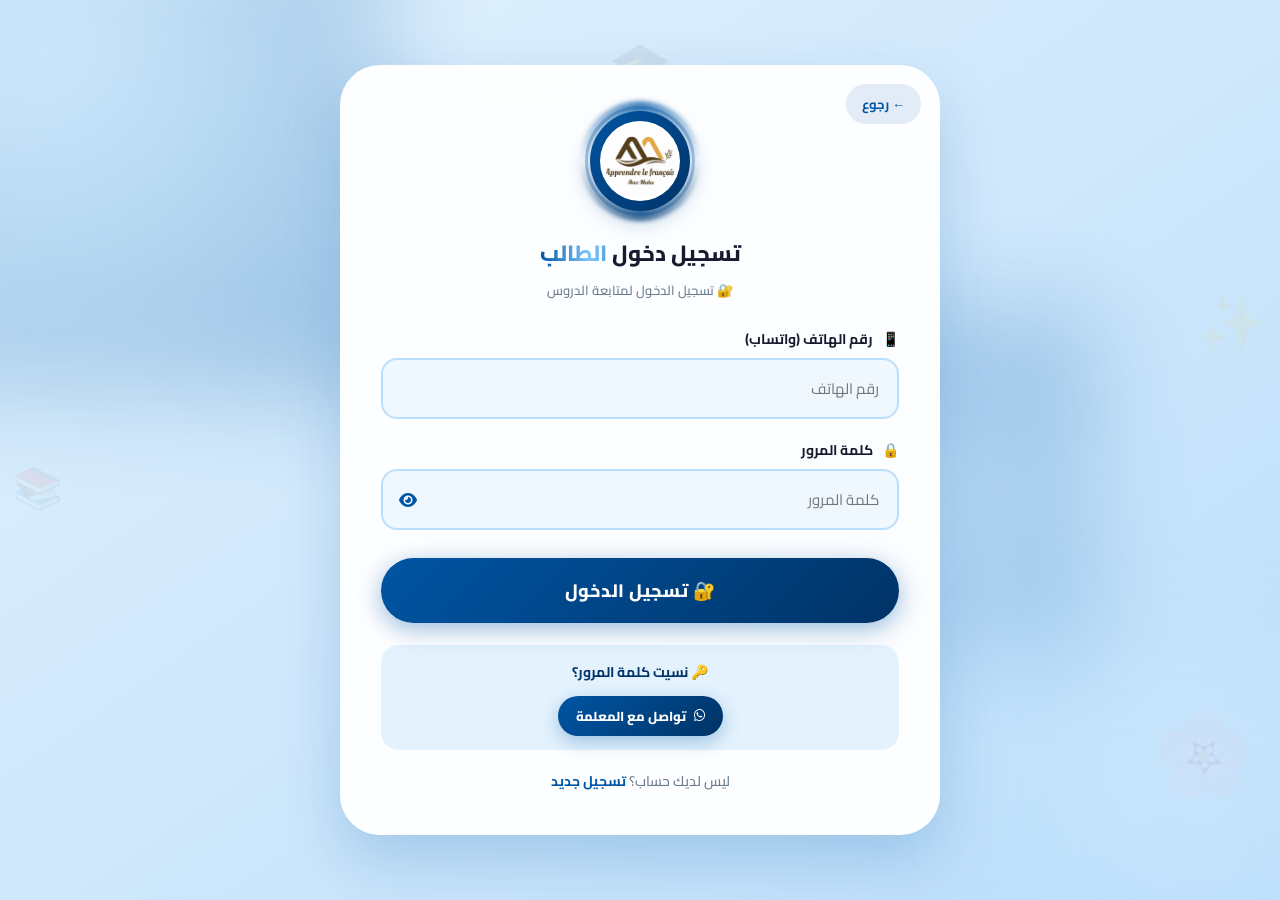
<file: student-login.html>
<!DOCTYPE html>
<html lang="ar" dir="rtl">
<head>
<meta charset="UTF-8" />
<meta name="viewport" content="width=device-width, initial-scale=1.0" />
<title>منصة Mme Maha Gafar التعليمية | تسجيل دخول الطالب</title>
<link rel="icon" type="image/png" href="logo.png" />
<link rel="apple-touch-icon" href="logo.png" />
<link rel="stylesheet" href="https://cdnjs.cloudflare.com/ajax/libs/font-awesome/6.5.0/css/all.min.css" />
<link href="https://fonts.googleapis.com/css2?family=Cairo:wght@400;600;700;800;900&display=swap" rel="stylesheet" />
<style>
:root {
  --france-blue: #0055A4;
  --france-blue-light: #E3F2FD;
  --france-blue-dark: #003366;
  --white: #FFFFFF;
  --text-dark: #1A1A2E;
  --text-muted: #6B7B8D;
}
* { margin:0; padding:0; box-sizing:border-box; font-family:'Cairo', sans-serif; }
html { width:100%; }
body { width:100%; min-height:100vh; }
body {
  background: linear-gradient(145deg, var(--france-blue-light) 0%, #BBDEFB 100%);
  display:flex; justify-content:center; align-items:center; padding:20px; position:relative;
}

@keyframes floatIn { 0%{opacity:0;transform:translateY(60px) scale(0.9);} 100%{opacity:1;transform:translateY(0) scale(1);} }
@keyframes fadeInUp { 0%{opacity:0;transform:translateY(30px);} 100%{opacity:1;transform:translateY(0);} }
@keyframes floatY { 0%,100%{transform:translateY(0px);} 50%{transform:translateY(-10px);} }
@keyframes spinBorder { 0%{transform:rotate(0deg);} 100%{transform:rotate(360deg);} }
@keyframes borderGlow { 0%,100%{border-color:rgba(0,85,164,0.3);} 50%{border-color:rgba(0,85,164,0.8);} }
@keyframes shake { 0%,100%{transform:translateX(0);} 10%,30%,50%,70%,90%{transform:translateX(-5px);} 20%,40%,60%,80%{transform:translateX(5px);} }
@keyframes bounceIn { 0%{opacity:0;transform:scale(0.3);} 50%{opacity:1;transform:scale(1.05);} 70%{transform:scale(0.9);} 100%{transform:scale(1);} }
@keyframes scaleIn { 0%{opacity:0;transform:scale(0.8);} 100%{opacity:1;transform:scale(1);} }
@keyframes blobMove {
  0%,100%{transform:translate(0,0) scale(1) rotate(0deg);border-radius:42% 58% 65% 35%/45% 40% 60% 55%;}
  50%{transform:translate(-3vw,4vh) scale(0.92) rotate(-15deg);border-radius:35% 65% 55% 45%/40% 55% 45% 60%;}
}

.blob-bg { position:fixed; inset:0; z-index:0; overflow:hidden; pointer-events:none; }
.blob { position:absolute; filter:blur(50px); opacity:0.3; animation:blobMove 16s ease-in-out infinite; }
.blob:nth-child(1){width:38vw;height:38vw;top:-10%;left:-8%;background:radial-gradient(circle at 30% 30%,#A2D9FF,var(--france-blue));}
.blob:nth-child(2){width:30vw;height:30vw;bottom:-12%;right:-6%;background:radial-gradient(circle at 60% 40%,var(--france-blue-light),#A2D9FF);animation-duration:22s;}
.blob:nth-child(3){width:26vw;height:26vw;top:35%;right:15%;background:radial-gradient(circle at 40% 60%,#BBDEFB,var(--france-blue));animation-duration:20s;}

.floating-decor { position:fixed; font-size:50px; opacity:0.08; pointer-events:none; z-index:0; animation:floatY 6s ease-in-out infinite; }
.floating-decor:nth-child(1){top:5%;left:2%;font-size:70px;color:var(--france-blue);}
.floating-decor:nth-child(2){bottom:8%;right:2%;font-size:80px;animation-delay:1.5s;color:var(--france-blue-dark);}
.floating-decor:nth-child(3){top:50%;left:1%;font-size:40px;animation-delay:3s;color:var(--france-blue);}
.floating-decor:nth-child(4){top:30%;right:1%;font-size:55px;animation-delay:2s;color:var(--france-blue-dark);}

.container {
  background: rgba(255,255,255,0.95);
  backdrop-filter: blur(20px);
  border-radius: 40px;
  padding: 45px 40px 40px;
  max-width: 560px; width:100%;
  box-shadow: 0 25px 60px rgba(0,85,164,0.2), inset 0 1px 3px rgba(255,255,255,0.8);
  border: 1px solid rgba(255,255,255,0.6);
  position: relative; z-index: 2; margin: 20px auto;
  animation: floatIn 0.8s cubic-bezier(0.34,1.56,0.64,1);
}

.back-btn {
  position: absolute; top: 18px; right: 18px;
  background: rgba(0,85,164,0.1); color: var(--france-blue);
  border: none; padding: 8px 16px; border-radius: 60px;
  cursor: pointer; font-weight: 700; font-size: 13px;
  display: flex; align-items: center; gap: 6px;
  transition: all 0.3s ease; font-family: inherit;
}
.back-btn:hover { background: var(--france-blue); color: white; transform: translateX(-3px); }

.logo { text-align: center; margin-bottom: 24px; }
.logo-wrapper {
  display: inline-block;
  background: linear-gradient(135deg, var(--france-blue), var(--france-blue-dark));
  border-radius: 50%; padding: 10px;
  box-shadow: 0 8px 25px rgba(0,85,164,0.35);
  position: relative;
}
.logo-wrapper::after {
  content:''; position:absolute; inset:-5px; border-radius:50%;
  border:3px solid rgba(0,85,164,0.3);
  animation: borderGlow 2s ease-in-out infinite;
}
.logo-wrapper::before {
  content:''; position:absolute; inset:-10px; border-radius:50%;
  background: conic-gradient(from 0deg, var(--france-blue), var(--white), var(--france-blue-dark), var(--white), var(--france-blue));
  opacity:0.7; animation: spinBorder 6s linear infinite; z-index:-1; filter:blur(2px);
}
.logo-img {
  width: 80px; height: 80px; background: white; border-radius: 50%;
  display:block; object-fit: contain; padding: 4px;
  animation: floatY 3s ease-in-out infinite;
  position: relative; z-index: 1;
}

.logo h1 { font-size: 22px; margin-top: 12px; color:var(--text-dark); font-weight:800; animation: fadeInUp 1s ease-out 0.3s both; }
.logo h1 span { color:var(--france-blue); }
.logo p { color:var(--text-muted); font-size:13px; font-weight:500; margin-top:4px; animation: fadeInUp 1s ease-out 0.5s both; }

.form-group { margin-bottom: 18px; animation: fadeInUp 0.6s ease-out both; }
.form-group:nth-child(1){animation-delay:0.1s;}
.form-group:nth-child(2){animation-delay:0.2s;}

.form-group label { display:block; font-weight:700; color:var(--text-dark); margin-bottom:6px; font-size:14px; }
.form-group label .icon { margin-left:6px; display:inline-block; transition: transform 0.3s ease; }
.form-group:hover label .icon { transform: scale(1.2) rotate(-10deg); }

.form-group input {
  width: 100%; padding: 14px 18px;
  border: 2px solid #BBDEFB; border-radius: 16px;
  font-size: 15px; transition: all 0.4s cubic-bezier(0.34,1.56,0.64,1);
  background: #F0F8FF; color: var(--text-dark); text-align: right; font-family: inherit;
}
.form-group input:focus {
  border-color: var(--france-blue); outline: none;
  box-shadow: 0 0 0 5px rgba(0,85,164,0.15), 0 8px 25px rgba(0,85,164,0.1);
  background: white; transform: scale(1.01);
}

.btn-primary {
  width: 100%; padding: 16px;
  background: linear-gradient(135deg, var(--france-blue), var(--france-blue-dark));
  color: white; border: none; border-radius: 60px;
  font-size: 18px; font-weight: 800; cursor: pointer;
  transition: all 0.4s cubic-bezier(0.34,1.56,0.64,1);
  margin-top: 10px; box-shadow: 0 6px 25px rgba(0,85,164,0.4);
  font-family: inherit; letter-spacing: 0.5px;
}
.btn-primary:hover { transform: translateY(-3px) scale(1.02); box-shadow: 0 10px 35px rgba(0,85,164,0.55); }
.btn-primary:active { transform: scale(0.98); }
.btn-primary.shake-btn { animation: shake 0.5s ease; }

.link-row { text-align: center; margin-top: 18px; color: var(--text-muted); font-size: 14px; font-weight: 500; }
.link-row a { color: var(--france-blue); font-weight: 700; text-decoration: none; cursor: pointer; transition: all 0.3s ease; }
.link-row a:hover { color: var(--france-blue-dark); text-decoration: underline; }

.message {
  text-align: center; margin-top: 16px; padding: 12px 18px;
  border-radius: 16px; display: none; font-weight: 600; font-size: 14px;
  animation: scaleIn 0.4s ease-out;
}
.message.error { display:block; background:#fff0f0; color:#c0392b; border:2px solid #fdd; animation: shake 0.5s ease; }
.message.success { display:block; background:#e6f7ee; color:#1a7a42; border:2px solid #b8e6cf; animation: bounceIn 0.6s ease; }

@media (max-width:480px){
  .container{padding:36px 22px;}
  .logo h1{font-size:18px;}
  .logo-img{width:70px;height:70px;}
  .floating-decor{display:none;}
}


/* ================================================================
   PRO ENHANCEMENT PACK — extra motion, polish & eye-catching detail
   ================================================================ */
html { scroll-behavior: smooth; }

@keyframes pageFadeIn { 0%{opacity:0;} 100%{opacity:1;} }
body.__pro_ready { animation: pageFadeIn .7s ease both; }

@keyframes shimmerText {
  0%   { background-position: 0% 50%; }
  100% { background-position: 200% 50%; }
}
.logo h1 span {
  background: linear-gradient(90deg, var(--france-blue) 0%, #7ec8ff 25%, var(--france-blue) 50%, #7ec8ff 75%, var(--france-blue) 100%);
  background-size: 300% auto;
  -webkit-background-clip: text; background-clip: text;
  -webkit-text-fill-color: transparent; color: transparent;
  animation: shimmerText 4.5s linear infinite;
}


@keyframes rippleFx { to { transform: scale(3.2); opacity: 0; } }
.pro-ripple {
  position:absolute; border-radius:50%; pointer-events:none;
  background: rgba(255,255,255,.55); transform: scale(0);
  animation: rippleFx .65s ease-out;
}
button, .btn-primary, .choice-btn, .btn-logout, .icon-card {
  position: relative; overflow: hidden;
}

@keyframes cardTiltIn {
  0%   { opacity:0; transform: perspective(800px) rotateX(8deg) translateY(35px) scale(.94); }
  100% { opacity:1; transform: perspective(800px) rotateX(0) translateY(0) scale(1); }
}
.container, .welcome-section, .my-stage-banner, .stat-card, .content-card {
  animation: cardTiltIn .7s cubic-bezier(.22,1,.36,1) both;
}

@keyframes glowPulseSoft {
  0%,100% { box-shadow: 0 0 0 rgba(0,0,0,0); }
  50% { box-shadow: 0 0 28px rgba(0,85,164,.2); }
}
.btn-primary, .choice-btn { animation: glowPulseSoft 3.2s ease-in-out infinite; }

/* micro-interaction: gentle lift + glow on any interactive icon card */
.icon-card, .choice-btn, .btn-primary {
  transition: transform .35s cubic-bezier(.34,1.56,.64,1), box-shadow .35s ease, filter .35s ease;
}
.icon-card:hover, .choice-btn:hover { filter: brightness(1.04) saturate(1.08); }

/* smoother, more premium focus ring */
input:focus, select:focus, textarea:focus {
  outline: none;
}


/* scrollbar polish */






/* ===== Scrollbar (fixed) ===== */
html{overflow-x:hidden;}
body{overflow-x:visible;}
::-webkit-scrollbar{width:12px;height:12px;}
::-webkit-scrollbar-track{background:#E3F2FD;border-radius:12px;}
::-webkit-scrollbar-thumb{background:linear-gradient(180deg,#0055A4,#003366);border-radius:12px;border:3px solid #E3F2FD;min-height:48px;}
::-webkit-scrollbar-thumb:hover{background:linear-gradient(180deg,#003366,#003366);}
::-webkit-scrollbar-corner{background:transparent;}
@supports not selector(::-webkit-scrollbar){ *{scrollbar-width:thin;scrollbar-color:#0055A4 #E3F2FD;} }
::selection{background:rgba(0,85,164,.35);color:inherit;}

/* ===== إظهار / إخفاء كلمة المرور ===== */
.pw-wrap{position:relative;}
.form-group .pw-wrap input{padding-left:52px;}
.pw-wrap .pw-toggle{
  position:absolute; left:8px; top:50%; transform:translateY(-50%);
  width:38px; height:38px; border:none; border-radius:50%;
  background:transparent; color:var(--france-blue); cursor:pointer; font-size:16px;
  display:flex; align-items:center; justify-content:center;
  transition:background .25s ease, transform .25s ease;
}
.pw-wrap .pw-toggle:hover{background:rgba(0,85,164,.12);}
.pw-wrap .pw-toggle:active{transform:translateY(-50%) scale(.9);}
.pw-wrap .pw-toggle:focus-visible{outline:2px solid var(--france-blue);outline-offset:2px;}
.field-hint{font-size:12px;color:var(--text-muted);margin-top:5px;padding-right:5px;}

/* رسالة لطيفة + زرار التواصل */
.message.info { display:block; background:#FFF8E6; color:#7a5200; border:2px solid #FFE3A3; animation: bounceIn 0.6s ease; line-height:1.9; }
.message .msg-sub { font-size:13px; font-weight:600; margin-top:4px; opacity:.9; }
.contact-btn { display:inline-flex; align-items:center; justify-content:center; gap:8px; margin-top:12px; padding:10px 22px; border-radius:60px; text-decoration:none; font-weight:800; font-size:14px; color:#fff; background:linear-gradient(135deg,var(--france-blue),var(--france-blue-dark)); box-shadow:0 6px 18px rgba(0,85,164,.3); transition:transform .3s cubic-bezier(.34,1.56,.64,1); }
.contact-btn:hover { transform:translateY(-2px) scale(1.03); }
.forgot-box { margin-top:22px; padding:14px 16px; border-radius:18px; background:var(--france-blue-light); text-align:center; font-size:13px; line-height:1.9; color:var(--text-dark); }
.forgot-box b { display:block; font-size:14px; color:var(--france-blue-dark); margin-bottom:2px; }
.forgot-box .contact-btn { margin-top:8px; padding:8px 18px; font-size:13px; }
</style>
<link rel="stylesheet" href="mobile-fix.css" />
</head>
<body>

<div class="blob-bg"><div class="blob"></div><div class="blob"></div><div class="blob"></div></div>
<div class="floating-decor">🌸</div>
<div class="floating-decor">📚</div>
<div class="floating-decor">✨</div>
<div class="floating-decor">🎓</div>

<div class="container">
  <button class="back-btn" onclick="window.location.href='index.html'">← رجوع</button>

  <div class="logo">
    <div class="logo-wrapper">
      <img src="logo.png" alt="Mme Maha Gafar" class="logo-img" />
    </div>
    <h1>تسجيل دخول <span>الطالب</span></h1>
    <p>🔐 تسجيل الدخول لمتابعة الدروس</p>
  </div>

  <form id="loginForm" onsubmit="handleLogin(event)">
    <div class="form-group">
      <label><span class="icon">📱</span> رقم الهاتف (واتساب)</label>
      <input type="tel" id="loginPhone" placeholder="رقم الهاتف" required inputmode="tel" maxlength="16" autocomplete="tel" />
    </div>
    <div class="form-group">
      <label><span class="icon">🔒</span> كلمة المرور</label>
      <div class="pw-wrap">
        <input type="password" id="loginPassword" placeholder="كلمة المرور" required autocomplete="current-password" />
        <button type="button" class="pw-toggle" onclick="togglePw(this)" aria-label="إظهار كلمة المرور" aria-pressed="false"><i class="fas fa-eye"></i></button>
      </div>
    </div>
    <button type="submit" class="btn-primary">🔐 تسجيل الدخول</button>
    <div id="loginMessage" class="message"></div>
  </form>

  <div class="forgot-box">
    <b>🔑 نسيت كلمة المرور؟</b>
    <a class="contact-btn" id="forgotContact" href="#" target="_blank" rel="noopener noreferrer"><i class="fab fa-whatsapp"></i> تواصل مع المعلمة</a>
  </div>

  <div class="link-row">
    ليس لديك حساب؟ <a onclick="window.location.href='student-signup.html'">تسجيل جديد</a>
  </div>
</div>

<script src="api.js"></script>
<script>
/* ===== أدوات التحقق ===== */
/* الأرقام العربية (٠١٢) والفارسية (۰۱۲) ← أرقام إنجليزية */
function toEnglishDigits(s) {
  return String(s == null ? '' : s)
    .replace(/[\u0660-\u0669]/g, d => String(d.charCodeAt(0) - 0x0660))
    .replace(/[\u06F0-\u06F9]/g, d => String(d.charCodeAt(0) - 0x06F0));
}
/* أي رقم هاتف (مصري أو دولي): بنشيل الرموز والمسافات ونحوّل الأرقام العربية */
function normalizePhone(v) {
  let p = toEnglishDigits(v).replace(/\D/g, '');
  const m = p.match(/^(?:00)?20(1[0125]\d{8})$/);
  if (m) p = '0' + m[1];                       // مصري بكود الدولة -> 01xxxxxxxxx
  else if (/^1[0125]\d{8}$/.test(p)) p = '0' + p;
  else if (p.startsWith('00')) p = p.slice(2);  // 00 = علامة + الدولية
  return p;
}
function isValidPhone(p) { return /^\d{7,15}$/.test(p); }

function bindDigitFields(ids) {
  ids.forEach(id => {
    const el = document.getElementById(id);
    if (!el) return;
    el.addEventListener('input', () => {
      const v = toEnglishDigits(el.value);
      if (v !== el.value) {
        const pos = el.selectionStart;
        el.value = v;
        try { el.setSelectionRange(pos, pos); } catch (_) {}
      }
    });
  });
}

function togglePw(btn) {
  const inp = btn.parentElement.querySelector('input');
  const show = inp.type === 'password';
  inp.type = show ? 'text' : 'password';
  btn.innerHTML = show ? '<i class="fas fa-eye-slash"></i>' : '<i class="fas fa-eye"></i>';
  btn.setAttribute('aria-label', show ? 'إخفاء كلمة المرور' : 'إظهار كلمة المرور');
  btn.setAttribute('aria-pressed', String(show));
}
/* واتساب المعلمة (الرقم بكود الدولة من غير + أو صفر في الأول) */
const TEACHER_CONTACT_URL = 'https://wa.me/201221811520';

function showMsg(msg, text, type) { msg.textContent = text; msg.className = 'message ' + type; }
function contactBtnHtml() {
  return '<a class="contact-btn" href="' + TEACHER_CONTACT_URL + '" target="_blank" rel="noopener noreferrer"><i class="fab fa-whatsapp"></i> تواصل مع المعلمة</a>';
}
function showPendingMsg(msg) {
  msg.className = 'message info';
  msg.innerHTML = '<div>🌸 أهلاً بك! تم استلام طلب حسابك وهو بانتظار موافقة المعلمة.</div>' +
    '<div class="msg-sub">سيتم السماح بالدخول فور الموافقة، وللاستعجال يمكن التواصل مع المعلمة.</div>' + contactBtnHtml();
}
function showRejectedMsg(msg) {
  msg.className = 'message info';
  msg.innerHTML = '<div>🌸 مش قادرين نفتح حسابك دلوقتي.</div>' +
    '<div class="msg-sub">يرجى التواصل مع المعلمة لمعرفة السبب وحل المشكلة.</div>' + contactBtnHtml();
}
document.addEventListener('DOMContentLoaded', function () {
  var a = document.getElementById('forgotContact');
  if (a) a.href = TEACHER_CONTACT_URL;
});

function shake(btn) {
  if (!btn) return;
  btn.classList.add('shake-btn');
  setTimeout(() => btn.classList.remove('shake-btn'), 500);
}

async function handleLogin(e) {
  e.preventDefault();
  const msg = document.getElementById('loginMessage');
  const submitBtn = e.target.querySelector('.btn-primary');
  const phone = normalizePhone(document.getElementById('loginPhone').value);
  const password = document.getElementById('loginPassword').value.trim();

  if (!phone || !password) { showMsg(msg, '⚠️ يرجى ملء جميع الحقول', 'error'); return; }
  if (!isValidPhone(phone)) {
    showMsg(msg, '⚠️ رقم الهاتف غير صحيح — يرجى كتابة الرقم بشكل صحيح (من 7 إلى 15 رقم)', 'error'); return;
  }

  const label = submitBtn.textContent;
  submitBtn.disabled = true;
  submitBtn.textContent = '⏳ جاري التحقق...';
  msg.className = 'message';

  let r;
  try {
    r = await API.studentLogin({ phone, password });
  } catch (err) {
    showMsg(msg, '❌ ' + err.message, 'error');
    submitBtn.disabled = false;
    submitBtn.textContent = label;
    shake(submitBtn);
    return;
  }
  submitBtn.textContent = label;

  if (r.status !== 'approved') {
    submitBtn.disabled = false;
    if (r.status === 'pending') showPendingMsg(msg); else showRejectedMsg(msg);
    return;
  }

  showMsg(msg, '✅ تم تسجيل الدخول بنجاح! جاري التحويل...', 'success');
  setToken(r.token);
  safeSet('currentUser', JSON.stringify(r.student));
  safeSet('userRole', 'student');
  setTimeout(() => { window.location.href = 'student-dashboard.html'; }, 700);
}

bindDigitFields(['loginPhone']);
</script>


<script>
/* ================= PRO ENHANCEMENT: particles + ripple + fade-in ================= */
(function(){
  document.body.classList.add('__pro_ready');


  document.addEventListener('pointerdown', function(e){
    var target = e.target.closest('button, .choice-btn, .icon-card, .btn-primary, .btn-logout');
    if (!target) return;
    var rect = target.getBoundingClientRect();
    var span = document.createElement('span');
    span.className = 'pro-ripple';
    var size = Math.max(rect.width, rect.height);
    span.style.width = span.style.height = size + 'px';
    span.style.left = (e.clientX - rect.left - size / 2) + 'px';
    span.style.top = (e.clientY - rect.top - size / 2) + 'px';
    target.appendChild(span);
    setTimeout(function(){ span.remove(); }, 700);
  });
})();
</script>




</body>
</html>
</file>
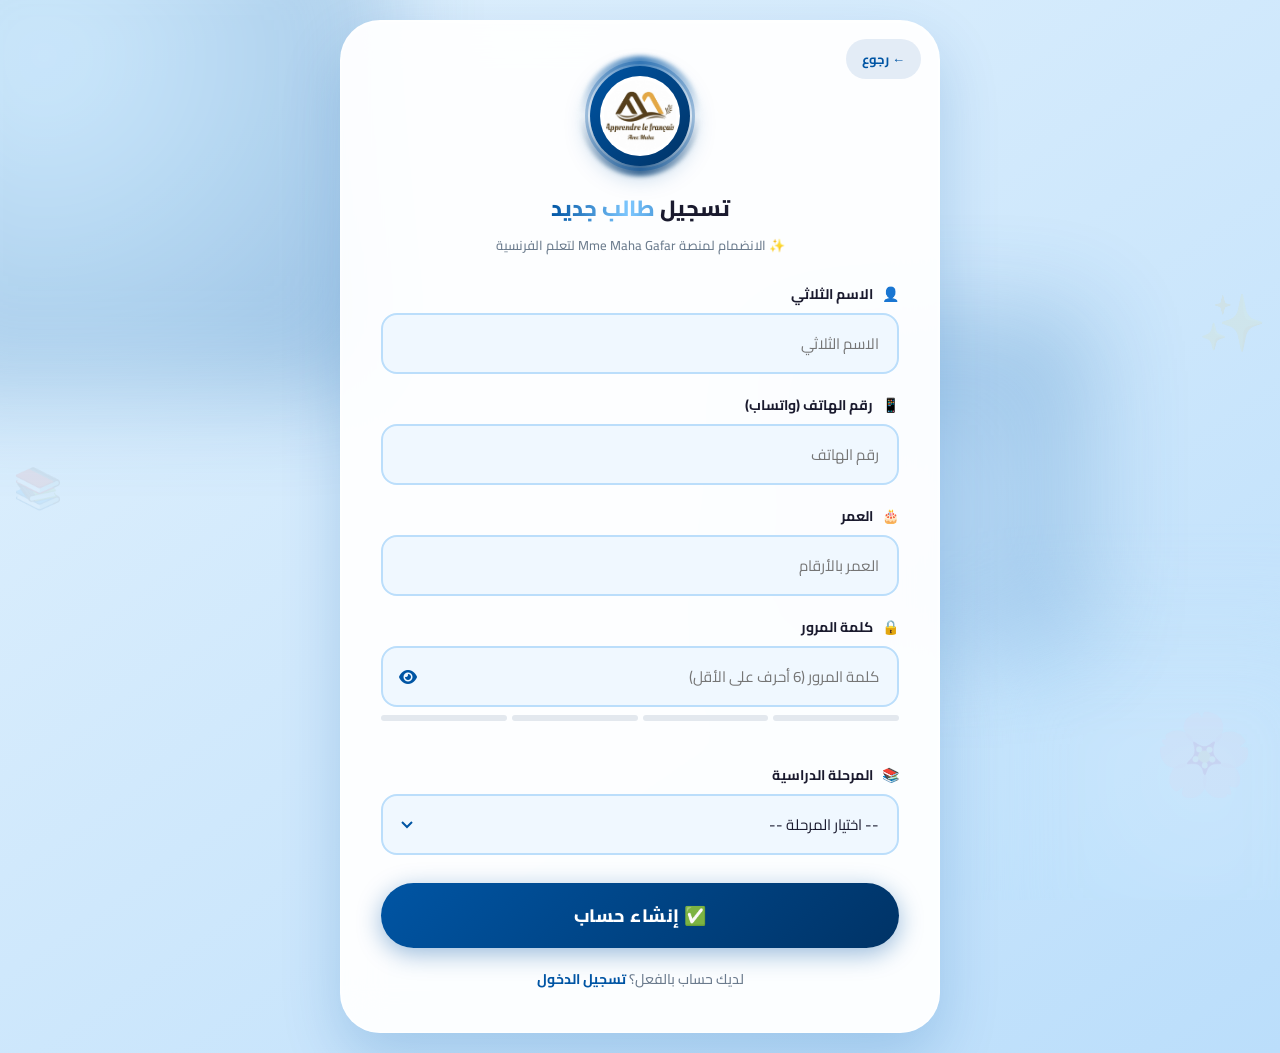
<file: student-signup.html>
<!DOCTYPE html>
<html lang="ar" dir="rtl">
<head>
<meta charset="UTF-8" />
<meta name="viewport" content="width=device-width, initial-scale=1.0" />
<title>منصة Mme Maha Gafar التعليمية | تسجيل طالب جديد</title>
<link rel="icon" type="image/png" href="logo.png" />
<link rel="apple-touch-icon" href="logo.png" />
<link rel="stylesheet" href="https://cdnjs.cloudflare.com/ajax/libs/font-awesome/6.5.0/css/all.min.css" />
<link href="https://fonts.googleapis.com/css2?family=Cairo:wght@400;600;700;800;900&display=swap" rel="stylesheet" />
<style>
:root {
  --france-blue: #0055A4;
  --france-blue-light: #E3F2FD;
  --france-blue-dark: #003366;
  --white: #FFFFFF;
  --text-dark: #1A1A2E;
  --text-muted: #6B7B8D;
}
* { margin:0; padding:0; box-sizing:border-box; font-family:'Cairo', sans-serif; }
html { width:100%; }
body { width:100%; min-height:100vh; }
body {
  background: linear-gradient(145deg, var(--france-blue-light) 0%, #BBDEFB 100%);
  display:flex; justify-content:center; align-items:flex-start; padding:20px; position:relative;
}

@keyframes floatIn { 0%{opacity:0;transform:translateY(60px) scale(0.9);} 100%{opacity:1;transform:translateY(0) scale(1);} }
@keyframes fadeInUp { 0%{opacity:0;transform:translateY(30px);} 100%{opacity:1;transform:translateY(0);} }
@keyframes floatY { 0%,100%{transform:translateY(0px);} 50%{transform:translateY(-10px);} }
@keyframes spinBorder { 0%{transform:rotate(0deg);} 100%{transform:rotate(360deg);} }
@keyframes borderGlow { 0%,100%{border-color:rgba(0,85,164,0.3);} 50%{border-color:rgba(0,85,164,0.8);} }
@keyframes shake { 0%,100%{transform:translateX(0);} 10%,30%,50%,70%,90%{transform:translateX(-5px);} 20%,40%,60%,80%{transform:translateX(5px);} }
@keyframes bounceIn { 0%{opacity:0;transform:scale(0.3);} 50%{opacity:1;transform:scale(1.05);} 70%{transform:scale(0.9);} 100%{transform:scale(1);} }
@keyframes scaleIn { 0%{opacity:0;transform:scale(0.8);} 100%{opacity:1;transform:scale(1);} }
@keyframes blobMove {
  0%,100%{transform:translate(0,0) scale(1) rotate(0deg);border-radius:42% 58% 65% 35%/45% 40% 60% 55%;}
  50%{transform:translate(-3vw,4vh) scale(0.92) rotate(-15deg);border-radius:35% 65% 55% 45%/40% 55% 45% 60%;}
}

.blob-bg { position:fixed; inset:0; z-index:0; overflow:hidden; pointer-events:none; }
.blob { position:absolute; filter:blur(50px); opacity:0.3; animation:blobMove 16s ease-in-out infinite; }
.blob:nth-child(1){width:38vw;height:38vw;top:-10%;left:-8%;background:radial-gradient(circle at 30% 30%,#A2D9FF,var(--france-blue));}
.blob:nth-child(2){width:30vw;height:30vw;bottom:-12%;right:-6%;background:radial-gradient(circle at 60% 40%,var(--france-blue-light),#A2D9FF);animation-duration:22s;}
.blob:nth-child(3){width:26vw;height:26vw;top:35%;right:15%;background:radial-gradient(circle at 40% 60%,#BBDEFB,var(--france-blue));animation-duration:20s;}

.floating-decor { position:fixed; font-size:50px; opacity:0.08; pointer-events:none; z-index:0; animation:floatY 6s ease-in-out infinite; }
.floating-decor:nth-child(1){top:5%;left:2%;font-size:70px;color:var(--france-blue);}
.floating-decor:nth-child(2){bottom:8%;right:2%;font-size:80px;animation-delay:1.5s;color:var(--france-blue-dark);}
.floating-decor:nth-child(3){top:50%;left:1%;font-size:40px;animation-delay:3s;color:var(--france-blue);}
.floating-decor:nth-child(4){top:30%;right:1%;font-size:55px;animation-delay:2s;color:var(--france-blue-dark);}

.container {
  background: rgba(255,255,255,0.95);
  backdrop-filter: blur(20px);
  border-radius: 40px;
  padding: 45px 40px 40px;
  max-width: 560px; width:100%;
  box-shadow: 0 25px 60px rgba(0,85,164,0.2), inset 0 1px 3px rgba(255,255,255,0.8);
  border: 1px solid rgba(255,255,255,0.6);
  position: relative; z-index: 2; margin: 20px auto;
  animation: floatIn 0.8s cubic-bezier(0.34,1.56,0.64,1);
}

.back-btn {
  position: absolute; top: 18px; right: 18px;
  background: rgba(0,85,164,0.1); color: var(--france-blue);
  border: none; padding: 8px 16px; border-radius: 60px;
  cursor: pointer; font-weight: 700; font-size: 13px;
  display: flex; align-items: center; gap: 6px;
  transition: all 0.3s ease; font-family: inherit;
}
.back-btn:hover { background: var(--france-blue); color: white; transform: translateX(-3px); }

.logo { text-align: center; margin-bottom: 24px; }
.logo-wrapper {
  display: inline-block;
  background: linear-gradient(135deg, var(--france-blue), var(--france-blue-dark));
  border-radius: 50%; padding: 10px;
  box-shadow: 0 8px 25px rgba(0,85,164,0.35);
  position: relative;
}
.logo-wrapper::after {
  content:''; position:absolute; inset:-5px; border-radius:50%;
  border:3px solid rgba(0,85,164,0.3);
  animation: borderGlow 2s ease-in-out infinite;
}
.logo-wrapper::before {
  content:''; position:absolute; inset:-10px; border-radius:50%;
  background: conic-gradient(from 0deg, var(--france-blue), var(--white), var(--france-blue-dark), var(--white), var(--france-blue));
  opacity:0.7; animation: spinBorder 6s linear infinite; z-index:-1; filter:blur(2px);
}
.logo-img {
  width: 80px; height: 80px; background: white; border-radius: 50%;
  display:block; object-fit: contain; padding: 4px;
  animation: floatY 3s ease-in-out infinite;
  position: relative; z-index: 1;
}

.logo h1 { font-size: 22px; margin-top: 12px; color:var(--text-dark); font-weight:800; animation: fadeInUp 1s ease-out 0.3s both; }
.logo h1 span { color:var(--france-blue); }
.logo p { color:var(--text-muted); font-size:13px; font-weight:500; margin-top:4px; animation: fadeInUp 1s ease-out 0.5s both; }

.form-group { margin-bottom: 18px; animation: fadeInUp 0.6s ease-out both; }
.form-group:nth-child(1){animation-delay:0.1s;}
.form-group:nth-child(2){animation-delay:0.2s;}
.form-group:nth-child(3){animation-delay:0.3s;}
.form-group:nth-child(4){animation-delay:0.4s;}

.form-group label { display:block; font-weight:700; color:var(--text-dark); margin-bottom:6px; font-size:14px; }
.form-group label .icon { margin-left:6px; display:inline-block; transition: transform 0.3s ease; }
.form-group:hover label .icon { transform: scale(1.2) rotate(-10deg); }

.form-group input, .form-group select {
  width: 100%; padding: 14px 18px;
  border: 2px solid #BBDEFB; border-radius: 16px;
  font-size: 15px; transition: all 0.4s cubic-bezier(0.34,1.56,0.64,1);
  background: #F0F8FF; color: var(--text-dark); text-align: right; font-family: inherit;
}
.form-group input:focus, .form-group select:focus {
  border-color: var(--france-blue); outline: none;
  box-shadow: 0 0 0 5px rgba(0,85,164,0.15), 0 8px 25px rgba(0,85,164,0.1);
  background: white; transform: scale(1.01);
}
.form-group select {
  appearance: none;
  background-image: url("data:image/svg+xml,%3Csvg xmlns='http://www.w3.org/2000/svg' width='12' height='8' viewBox='0 0 12 8'%3E%3Cpath d='M1 1l5 5 5-5' stroke='%230055A4' stroke-width='2' fill='none'/%3E%3C/svg%3E");
  background-repeat: no-repeat; background-position: left 18px center;
}
.grade-hint { font-size:12px; color:var(--text-muted); margin-top:5px; padding-right:5px; }

.btn-primary {
  width: 100%; padding: 16px;
  background: linear-gradient(135deg, var(--france-blue), var(--france-blue-dark));
  color: white; border: none; border-radius: 60px;
  font-size: 18px; font-weight: 800; cursor: pointer;
  transition: all 0.4s cubic-bezier(0.34,1.56,0.64,1);
  margin-top: 10px; box-shadow: 0 6px 25px rgba(0,85,164,0.4);
  font-family: inherit; letter-spacing: 0.5px;
}
.btn-primary:hover { transform: translateY(-3px) scale(1.02); box-shadow: 0 10px 35px rgba(0,85,164,0.55); }
.btn-primary:active { transform: scale(0.98); }
.btn-primary.shake-btn { animation: shake 0.5s ease; }

.link-row { text-align: center; margin-top: 18px; color: var(--text-muted); font-size: 14px; font-weight: 500; }
.link-row a { color: var(--france-blue); font-weight: 700; text-decoration: none; cursor: pointer; transition: all 0.3s ease; }
.link-row a:hover { color: var(--france-blue-dark); text-decoration: underline; }

.message {
  text-align: center; margin-top: 16px; padding: 12px 18px;
  border-radius: 16px; display: none; font-weight: 600; font-size: 14px;
  animation: scaleIn 0.4s ease-out;
}
.message.error { display:block; background:#fff0f0; color:#c0392b; border:2px solid #fdd; animation: shake 0.5s ease; }
.message.success { display:block; background:#e6f7ee; color:#1a7a42; border:2px solid #b8e6cf; animation: bounceIn 0.6s ease; }

@media (max-width:480px){
  .container{padding:36px 22px;}
  .logo h1{font-size:18px;}
  .logo-img{width:70px;height:70px;}
  .floating-decor{display:none;}
}


/* ================================================================
   PRO ENHANCEMENT PACK — extra motion, polish & eye-catching detail
   ================================================================ */
html { scroll-behavior: smooth; }

@keyframes pageFadeIn { 0%{opacity:0;} 100%{opacity:1;} }
body.__pro_ready { animation: pageFadeIn .7s ease both; }

@keyframes shimmerText {
  0%   { background-position: 0% 50%; }
  100% { background-position: 200% 50%; }
}
.logo h1 span {
  background: linear-gradient(90deg, var(--france-blue) 0%, #7ec8ff 25%, var(--france-blue) 50%, #7ec8ff 75%, var(--france-blue) 100%);
  background-size: 300% auto;
  -webkit-background-clip: text; background-clip: text;
  -webkit-text-fill-color: transparent; color: transparent;
  animation: shimmerText 4.5s linear infinite;
}


@keyframes rippleFx { to { transform: scale(3.2); opacity: 0; } }
.pro-ripple {
  position:absolute; border-radius:50%; pointer-events:none;
  background: rgba(255,255,255,.55); transform: scale(0);
  animation: rippleFx .65s ease-out;
}
button, .btn-primary, .choice-btn, .btn-logout, .icon-card {
  position: relative; overflow: hidden;
}

@keyframes cardTiltIn {
  0%   { opacity:0; transform: perspective(800px) rotateX(8deg) translateY(35px) scale(.94); }
  100% { opacity:1; transform: perspective(800px) rotateX(0) translateY(0) scale(1); }
}
.container, .welcome-section, .my-stage-banner, .stat-card, .content-card {
  animation: cardTiltIn .7s cubic-bezier(.22,1,.36,1) both;
}

@keyframes glowPulseSoft {
  0%,100% { box-shadow: 0 0 0 rgba(0,0,0,0); }
  50% { box-shadow: 0 0 28px rgba(0,85,164,.2); }
}
.btn-primary, .choice-btn { animation: glowPulseSoft 3.2s ease-in-out infinite; }

/* micro-interaction: gentle lift + glow on any interactive icon card */
.icon-card, .choice-btn, .btn-primary {
  transition: transform .35s cubic-bezier(.34,1.56,.64,1), box-shadow .35s ease, filter .35s ease;
}
.icon-card:hover, .choice-btn:hover { filter: brightness(1.04) saturate(1.08); }

/* smoother, more premium focus ring */
input:focus, select:focus, textarea:focus {
  outline: none;
}


/* scrollbar polish */






/* ===== Scrollbar (fixed) ===== */
html{overflow-x:hidden;}
body{overflow-x:visible;}
::-webkit-scrollbar{width:12px;height:12px;}
::-webkit-scrollbar-track{background:#E3F2FD;border-radius:12px;}
::-webkit-scrollbar-thumb{background:linear-gradient(180deg,#0055A4,#003366);border-radius:12px;border:3px solid #E3F2FD;min-height:48px;}
::-webkit-scrollbar-thumb:hover{background:linear-gradient(180deg,#003366,#003366);}
::-webkit-scrollbar-corner{background:transparent;}
@supports not selector(::-webkit-scrollbar){ *{scrollbar-width:thin;scrollbar-color:#0055A4 #E3F2FD;} }
::selection{background:rgba(0,85,164,.35);color:inherit;}

/* ===== إظهار / إخفاء كلمة المرور ===== */
.pw-wrap{position:relative;}
.form-group .pw-wrap input{padding-left:52px;}
.pw-wrap .pw-toggle{
  position:absolute; left:8px; top:50%; transform:translateY(-50%);
  width:38px; height:38px; border:none; border-radius:50%;
  background:transparent; color:var(--france-blue); cursor:pointer; font-size:16px;
  display:flex; align-items:center; justify-content:center;
  transition:background .25s ease, transform .25s ease;
}
.pw-wrap .pw-toggle:hover{background:rgba(0,85,164,.12);}
.pw-wrap .pw-toggle:active{transform:translateY(-50%) scale(.9);}
.pw-wrap .pw-toggle:focus-visible{outline:2px solid var(--france-blue);outline-offset:2px;}
.field-hint{font-size:12px;color:var(--text-muted);margin-top:5px;padding-right:5px;}

/* مؤشر قوة كلمة المرور */
.pw-meter { display:flex; gap:5px; margin-top:8px; }
.pw-meter i { flex:1; height:6px; border-radius:6px; background:#E3E8EE; transition:background .3s ease; }
.pw-meter[data-s="1"] i:nth-child(-n+1) { background:#EF4135; }
.pw-meter[data-s="2"] i:nth-child(-n+2) { background:#F5A623; }
.pw-meter[data-s="3"] i:nth-child(-n+3) { background:#7CB342; }
.pw-meter[data-s="4"] i:nth-child(-n+4) { background:#2E9E5B; }
.pw-strength { font-size:12px; font-weight:700; margin-top:5px; padding-right:5px; color:var(--text-muted); min-height:18px; }

/* شاشة النجاح */
.success-view { display:none; text-align:center; padding:6px 0 4px; animation: fadeInUp .6s ease; }
.success-view.show { display:block; }
.success-check { width:92px; height:92px; margin:6px auto 16px; border-radius:50%; display:flex; align-items:center; justify-content:center; font-size:46px; color:#fff; background:linear-gradient(135deg,#2E9E5B,#1f7a44); box-shadow:0 10px 30px rgba(46,158,91,.4); animation: bounceIn .8s ease; }
.success-view h2 { font-size:24px; font-weight:800; color:var(--text-dark); margin-bottom:8px; }
.success-view p { color:var(--text-muted); font-size:15px; font-weight:600; line-height:1.9; }
.success-info { margin:16px 0 4px; padding:12px 16px; border-radius:16px; background:var(--france-blue-light); font-size:14px; font-weight:700; color:var(--text-dark); line-height:1.9; }
.success-actions { display:flex; flex-direction:column; gap:10px; margin-top:20px; }
.success-actions a { display:flex; align-items:center; justify-content:center; gap:8px; text-decoration:none; padding:14px; border-radius:60px; font-weight:800; font-size:16px; cursor:pointer; transition:transform .3s cubic-bezier(.34,1.56,.64,1); }
.success-actions a:hover { transform:translateY(-3px); }
.success-actions .s-main { color:#fff; background:linear-gradient(135deg,var(--france-blue),var(--france-blue-dark)); box-shadow:0 6px 22px rgba(0,85,164,.35); }
.success-actions .s-alt { color:var(--france-blue-dark); background:var(--france-blue-light); }
</style>
<link rel="stylesheet" href="mobile-fix.css" />
</head>
<body>

<div class="blob-bg"><div class="blob"></div><div class="blob"></div><div class="blob"></div></div>
<div class="floating-decor">🌸</div>
<div class="floating-decor">📚</div>
<div class="floating-decor">✨</div>
<div class="floating-decor">🎓</div>

<div class="container">
  <button class="back-btn" onclick="window.location.href='index.html'">← رجوع</button>

  <div class="logo">
    <div class="logo-wrapper">
      <img src="logo.png" alt="Mme Maha Gafar" class="logo-img" />
    </div>
    <h1>تسجيل <span>طالب جديد</span></h1>
    <p>✨ الانضمام لمنصة Mme Maha Gafar لتعلم الفرنسية</p>
  </div>

  <form id="signupForm" onsubmit="handleSignup(event)">
    <div class="form-group">
      <label><span class="icon">👤</span> الاسم الثلاثي</label>
      <input type="text" id="signupName" placeholder="الاسم الثلاثي" required autocomplete="name" />
    </div>
    <div class="form-group">
      <label><span class="icon">📱</span> رقم الهاتف (واتساب)</label>
      <input type="tel" id="signupPhone" placeholder="رقم الهاتف" required inputmode="tel" maxlength="16" autocomplete="tel" />
    </div>
    <div class="form-group">
      <label><span class="icon">🎂</span> العمر</label>
      <input type="text" id="signupAge" placeholder="العمر بالأرقام" required inputmode="numeric" maxlength="2" autocomplete="off" />
    </div>
    <div class="form-group">
      <label><span class="icon">🔒</span> كلمة المرور</label>
      <div class="pw-wrap">
        <input type="password" id="signupPassword" placeholder="كلمة المرور (6 أحرف على الأقل)" required minlength="6" autocomplete="new-password" oninput="updatePwUI()" />
        <button type="button" class="pw-toggle" onclick="togglePw(this)" aria-label="إظهار كلمة المرور" aria-pressed="false"><i class="fas fa-eye"></i></button>
      </div>
      <div class="pw-meter" id="pwMeter" data-s="0" aria-hidden="true"><i></i><i></i><i></i><i></i></div>
      <div class="pw-strength" id="pwStrength"></div>
    </div>
    <div class="form-group">
      <label><span class="icon">📚</span> المرحلة الدراسية</label>
      <select id="signupGrade" required>
        <option value="">-- اختيار المرحلة --</option>
        <optgroup label="المرحلة الابتدائية">
          <option value="G1">الصف الأول الابتدائي (G1)</option>
          <option value="G2">الصف الثاني الابتدائي (G2)</option>
          <option value="G3">الصف الثالث الابتدائي (G3)</option>
          <option value="G4">الصف الرابع الابتدائي (G4)</option>
          <option value="G5">الصف الخامس الابتدائي (G5)</option>
          <option value="G6">الصف السادس الابتدائي (G6)</option>
        </optgroup>
        <optgroup label="المرحلة الإعدادية">
          <option value="PR1">الصف الأول الإعدادي (PR1)</option>
          <option value="PR2">الصف الثاني الإعدادي (PR2)</option>
          <option value="PR3">الصف الثالث الإعدادي (PR3)</option>
        </optgroup>
        <optgroup label="المرحلة الثانوية">
          <option value="S1">الصف الأول الثانوي (S1)</option>
          <option value="S2">الصف الثاني الثانوي (S2)</option>
          <option value="S3">الصف الثالث الثانوي (S3)</option>
        </optgroup>
        <optgroup label="كورسات">
          <option value="COURSES">كورسات (Courses)</option>
        </optgroup>
      </select>
    </div>
    <button type="submit" class="btn-primary">✅ إنشاء حساب</button>
    <div id="signupMessage" class="message"></div>
  </form>

  <div class="success-view" id="successView" role="status" aria-live="polite">
    <div class="success-check">✓</div>
    <h2>تم إرسال طلبك ✅</h2>
    <p>ستتواصل معك المعلمة على واتساب بعد الموافقة على الحساب.</p>
    <div class="success-info">
      👤 <span id="sucName"></span><br />
      📱 <span id="sucPhone" dir="ltr"></span>
    </div>
    <p style="font-size:13px;margin-top:12px;">وللاستعجال يمكن التواصل مع المعلمة مباشرة.</p>
    <div class="success-actions">
      <a class="s-main" id="sucContact" href="#" target="_blank" rel="noopener noreferrer"><i class="fab fa-whatsapp"></i> تواصل مع المعلمة</a>
      <a class="s-alt" href="student-login.html"><i class="fas fa-right-to-bracket"></i> تسجيل الدخول</a>
      <a class="s-alt" href="index.html"><i class="fas fa-house"></i> الصفحة الرئيسية</a>
    </div>
  </div>

  <div class="link-row" id="signupLinkRow">
    لديك حساب بالفعل؟ <a onclick="window.location.href='student-login.html'">تسجيل الدخول</a>
  </div>
</div>

<script src="api.js"></script>
<script>
/* ===== أدوات التحقق ===== */
/* الأرقام العربية (٠١٢) والفارسية (۰۱۲) ← أرقام إنجليزية */
function toEnglishDigits(s) {
  return String(s == null ? '' : s)
    .replace(/[\u0660-\u0669]/g, d => String(d.charCodeAt(0) - 0x0660))
    .replace(/[\u06F0-\u06F9]/g, d => String(d.charCodeAt(0) - 0x06F0));
}
/* أي رقم هاتف (مصري أو دولي): بنشيل الرموز والمسافات ونحوّل الأرقام العربية */
function normalizePhone(v) {
  let p = toEnglishDigits(v).replace(/\D/g, '');
  const m = p.match(/^(?:00)?20(1[0125]\d{8})$/);
  if (m) p = '0' + m[1];                       // مصري بكود الدولة -> 01xxxxxxxxx
  else if (/^1[0125]\d{8}$/.test(p)) p = '0' + p;
  else if (p.startsWith('00')) p = p.slice(2);  // 00 = علامة + الدولية
  return p;
}
function isValidPhone(p) { return /^\d{7,15}$/.test(p); }

function bindDigitFields(ids) {
  ids.forEach(id => {
    const el = document.getElementById(id);
    if (!el) return;
    el.addEventListener('input', () => {
      const v = toEnglishDigits(el.value);
      if (v !== el.value) {
        const pos = el.selectionStart;
        el.value = v;
        try { el.setSelectionRange(pos, pos); } catch (_) {}
      }
    });
  });
}

function togglePw(btn) {
  const inp = btn.parentElement.querySelector('input');
  const show = inp.type === 'password';
  inp.type = show ? 'text' : 'password';
  btn.innerHTML = show ? '<i class="fas fa-eye-slash"></i>' : '<i class="fas fa-eye"></i>';
  btn.setAttribute('aria-label', show ? 'إخفاء كلمة المرور' : 'إظهار كلمة المرور');
  btn.setAttribute('aria-pressed', String(show));
}
/* واتساب المعلمة (الرقم بكود الدولة من غير + أو صفر في الأول) */
const TEACHER_CONTACT_URL = 'https://wa.me/201221811520';

function showMsg(msg, text, type) { msg.textContent = text; msg.className = 'message ' + type; }

/* قوة كلمة المرور: 0 فاضي، 1 ضعيفة، 2 مقبولة، 3 جيدة، 4 قوية */
function pwScore(p) {
  if (!p) return 0;
  let s = 0;
  if (p.length >= 6) s++;
  if (p.length >= 8) s++;
  if (/[A-Za-z\u0600-\u06FF]/.test(p) && /\d/.test(p)) s++;
  if (/[^A-Za-z0-9\u0600-\u06FF]/.test(p) || (/[a-z]/.test(p) && /[A-Z]/.test(p)) || p.length >= 12) s++;
  if (p.length < 6) return 1;
  return Math.max(1, Math.min(4, s));
}
function updatePwUI() {
  const p = document.getElementById('signupPassword').value;
  const sc = pwScore(p);
  document.getElementById('pwMeter').dataset.s = String(sc);
  const labels = ['', 'ضعيفة ⚠️ (6 أحرف على الأقل)', 'مقبولة 👍', 'جيدة 👌', 'قوية 💪'];
  document.getElementById('pwStrength').textContent = p ? 'قوة كلمة المرور: ' + (p.length < 6 ? labels[1] : labels[sc]) : '';
}

/* الاسم: كلمتين على الأقل، من غير أرقام */
function validName(name) {
  const words = name.split(' ').filter(Boolean);
  return words.length >= 2 && words.every(w => w.length >= 2) && !/\d/.test(name);
}

function showSuccess(name, phone) {
  document.getElementById('sucName').textContent = name;
  document.getElementById('sucPhone').textContent = phone;
  document.getElementById('sucContact').href = TEACHER_CONTACT_URL;
  document.getElementById('signupForm').style.display = 'none';
  document.getElementById('signupLinkRow').style.display = 'none';
  const logoP = document.querySelector('.logo p');
  if (logoP) logoP.style.display = 'none';
  const h1 = document.querySelector('.logo h1');
  if (h1) h1.style.display = 'none';
  document.getElementById('successView').classList.add('show');
  window.scrollTo({ top: 0, behavior: 'smooth' });
}

async function handleSignup(e) {
  e.preventDefault();
  const msg = document.getElementById('signupMessage');
  const btn = e.target.querySelector('.btn-primary');

  const name = document.getElementById('signupName').value.trim().replace(/\s+/g, ' ');
  const phone = normalizePhone(document.getElementById('signupPhone').value);
  const password = document.getElementById('signupPassword').value.trim();
  const grade = document.getElementById('signupGrade').value;
  const ageRaw = toEnglishDigits(document.getElementById('signupAge').value).trim();

  if (!name || !phone || !password || !grade || !ageRaw) {
    showMsg(msg, '⚠️ يرجى ملء جميع الحقول', 'error'); return;
  }
  if (!isValidPhone(phone)) {
    showMsg(msg, '⚠️ رقم الهاتف غير صحيح — يرجى كتابة الرقم بشكل صحيح (من 7 إلى 15 رقم)', 'error'); return;
  }
  const age = /^\d{1,2}$/.test(ageRaw) ? parseInt(ageRaw, 10) : NaN;
  if (isNaN(age) || age < 3 || age > 80) {
    showMsg(msg, '⚠️ يرجى إدخال عمر صحيح (من 3 إلى 80)', 'error'); return;
  }
  if (!validName(name)) {
    showMsg(msg, '⚠️ يرجى كتابة الاسم بالكامل (كلمتين على الأقل، من غير أرقام)', 'error'); return;
  }
  if (password.length < 6) {
    showMsg(msg, '⚠️ كلمة المرور لازم تكون 6 أحرف على الأقل', 'error'); return;
  }

  const label = btn.textContent;
  btn.disabled = true;
  btn.textContent = '⏳ جاري إرسال طلبك...';
  msg.className = 'message';
  try {
    await API.signup({ name, phone, age, grade, password });
  } catch (err) {
    showMsg(msg, '❌ ' + err.message, 'error');
    btn.disabled = false;
    btn.textContent = label;
    return;
  }
  btn.textContent = label;

  // لا يوجد دخول تلقائي: لازم المعلمة توافق الأول
  clearToken();
  safeRemove('currentUser');
  safeRemove('userRole');

  showSuccess(name, phone);
}

bindDigitFields(['signupPhone', 'signupAge']);
</script>


<script>
/* ================= PRO ENHANCEMENT: particles + ripple + fade-in ================= */
(function(){
  document.body.classList.add('__pro_ready');


  document.addEventListener('pointerdown', function(e){
    var target = e.target.closest('button, .choice-btn, .icon-card, .btn-primary, .btn-logout');
    if (!target) return;
    var rect = target.getBoundingClientRect();
    var span = document.createElement('span');
    span.className = 'pro-ripple';
    var size = Math.max(rect.width, rect.height);
    span.style.width = span.style.height = size + 'px';
    span.style.left = (e.clientX - rect.left - size / 2) + 'px';
    span.style.top = (e.clientY - rect.top - size / 2) + 'px';
    target.appendChild(span);
    setTimeout(function(){ span.remove(); }, 700);
  });
})();
</script>




</body>
</html>
</file>
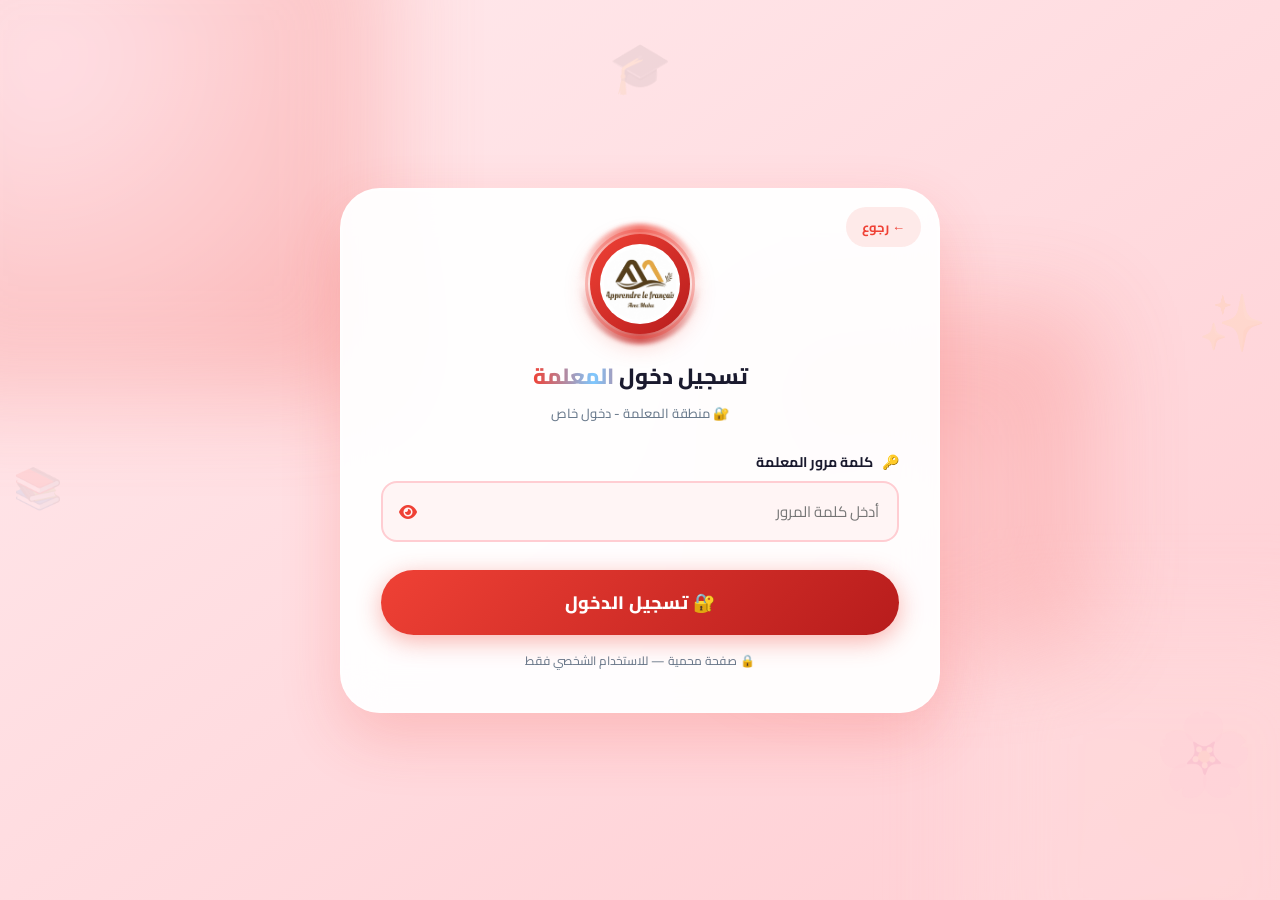
<file: teacher-dashboard.html>
<!DOCTYPE html>
<html lang="ar" dir="rtl">
<head>
<meta charset="UTF-8" />
<meta name="viewport" content="width=device-width, initial-scale=1.0" />
<title>منصة Mme Maha Gafar التعليمية | لوحة تحكم المعلمة</title>
<link rel="icon" type="image/png" href="logo.png" />
<link rel="apple-touch-icon" href="logo.png" />
<link rel="stylesheet" href="https://cdnjs.cloudflare.com/ajax/libs/font-awesome/6.5.0/css/all.min.css" />
<link href="https://fonts.googleapis.com/css2?family=Cairo:wght@400;600;700;800;900&display=swap" rel="stylesheet" />
<style>
:root { 
  --france-red: #EF4135;
  --france-red-light: #FFEBEE;
  --france-red-dark: #B71C1C;
  --white: #FFFFFF;
  --text-dark: #1A1A2E;
  --text-muted: #6B7B8D;
}
* { margin:0; padding:0; box-sizing:border-box; font-family:'Cairo', sans-serif; }
html { width:100%; }
body { width:100%; min-height:100vh; }
body {
  background: linear-gradient(145deg, var(--france-red-light) 0%, #FFCDD2 100%);
  position:relative;
}

@keyframes fadeInUp { 0%{opacity:0;transform:translateY(30px);} 100%{opacity:1;transform:translateY(0);} }
@keyframes floatY { 0%,100%{transform:translateY(0px);} 50%{transform:translateY(-10px);} }
@keyframes pulseGlow { 0%,100%{box-shadow:0 0 20px rgba(239,65,53,0.3);} 50%{box-shadow:0 0 40px rgba(239,65,53,0.6);} }
@keyframes slideInRight { 0%{opacity:0;transform:translateX(50px);} 100%{opacity:1;transform:translateX(0);} }
@keyframes scaleIn { 0%{opacity:0;transform:scale(0.8);} 100%{opacity:1;transform:scale(1);} }
@keyframes gradientMove { 0%{background-position:0% 50%;} 50%{background-position:100% 50%;} 100%{background-position:0% 50%;} }
@keyframes sparkle { 0%,100%{opacity:1;transform:scale(1) rotate(0deg);} 50%{opacity:0.5;transform:scale(1.3) rotate(180deg);} }
@keyframes popNumber { 0%{transform:scale(1);} 30%{transform:scale(1.35);} 60%{transform:scale(0.95);} 100%{transform:scale(1);} }
@keyframes toastIn { 0%{opacity:0;transform:translateY(-30px) translateX(30px) scale(0.85);} 60%{opacity:1;transform:translateY(4px) scale(1.02);} 100%{opacity:1;transform:translateY(0) scale(1);} }
@keyframes toastOut { 0%{opacity:1;transform:translateY(0) scale(1);} 100%{opacity:0;transform:translateY(-20px) scale(0.9);} }
@keyframes shineSweep { 0%{transform:translateX(-120%) skewX(-20deg);} 100%{transform:translateX(220%) skewX(-20deg);} }
@keyframes blobMove {
  0%,100%{transform:translate(0,0) scale(1) rotate(0deg);border-radius:42% 58% 65% 35%/45% 40% 60% 55%;}
  50%{transform:translate(-3vw,4vh) scale(0.92) rotate(-15deg);border-radius:35% 65% 55% 45%/40% 55% 45% 60%;}
}

.blob-bg { position:fixed; inset:0; z-index:0; overflow:hidden; pointer-events:none; }
.blob { position:absolute; filter:blur(50px); opacity:0.35; animation:blobMove 16s ease-in-out infinite; }
.blob:nth-child(1){width:38vw;height:38vw;top:-10%;left:-8%;background:radial-gradient(circle at 30% 30%,#FFD1DC,var(--france-red));}
.blob:nth-child(2){width:30vw;height:30vw;bottom:-12%;right:-6%;background:radial-gradient(circle at 60% 40%,#FFE4E1,var(--france-red-light));animation-duration:22s;}
.blob:nth-child(3){width:26vw;height:26vw;top:35%;right:15%;background:radial-gradient(circle at 40% 60%,#FFCDD2,var(--france-red));animation-duration:20s;}

.floating-decor { position:fixed; font-size:50px; opacity:0.08; pointer-events:none; z-index:0; animation:floatY 6s ease-in-out infinite; }
.floating-decor:nth-child(1){top:5%;left:2%;font-size:70px;color:var(--france-red);}
.floating-decor:nth-child(2){bottom:8%;right:2%;font-size:80px;animation-delay:1.5s;color:var(--france-red-dark);}
.floating-decor:nth-child(3){top:50%;left:1%;font-size:40px;animation-delay:3s;color:var(--france-red);}
.floating-decor:nth-child(4){top:30%;right:1%;font-size:55px;animation-delay:2s;color:var(--france-red-dark);}

/* ===== HEADER ===== */
.header {
  background: linear-gradient(135deg, var(--france-red), var(--france-red-dark), var(--france-red));
  background-size: 200% 200%;
  animation: gradientMove 6s ease infinite;
  padding: 14px 30px;
  display: flex; justify-content: space-between; align-items: center;
  flex-wrap: wrap; gap: 12px;
  box-shadow: 0 4px 30px rgba(239,65,53,0.35);
  position: sticky; top: 0; z-index: 100; width: 100%;
  border-bottom: 3px solid rgba(255,255,255,0.3);
}
.header .logo-area { display:flex; align-items:center; gap:14px; }
.header .logo-area .mini-logo {
  width: 60px; height: 60px; background: rgba(255,255,255,0.95);
  border-radius: 50%; display:flex; align-items:center; justify-content:center;
  box-shadow: 0 4px 15px rgba(0,0,0,0.1); transition: all 0.4s ease; cursor: pointer;
  overflow: hidden; padding: 3px;
}
.header .logo-area .mini-logo:hover { transform: scale(1.1) rotate(-10deg); }
.header .logo-area .mini-logo img {
  width: 100%; height: 100%; object-fit: contain; border-radius: 50%;
}
.header .logo-area h2 { color: white; font-size: 20px; font-weight: 800; text-shadow: 0 2px 8px rgba(0,0,0,0.1); }
.header .logo-area h2 span { font-weight: 400; font-size: 12px; opacity: 0.9; display: block; }

.header .header-actions { display: flex; gap: 15px; align-items: center; flex-wrap: wrap; }

.btn-logout {
  background: rgba(255,255,255,0.25); color: white;
  border: 2px solid rgba(255,255,255,0.4);
  padding: 8px 22px; border-radius: 60px;
  cursor: pointer; font-weight: 700; font-size: 14px;
  transition: all 0.4s cubic-bezier(0.34,1.56,0.64,1);
  backdrop-filter: blur(5px); font-family: inherit;
}
.btn-logout:hover {
  background: #ff6b6b; border-color: #ff6b6b;
  transform: scale(1.04) translateY(-2px);
  box-shadow: 0 8px 25px rgba(255,107,107,0.3);
}

/* ===== MAIN ===== */
.main-content {
  width: 100%; max-width: 1400px;
  margin: 30px auto; padding: 0 25px;
  animation: fadeInUp 0.6s ease-out;
}
.welcome-section {
  background: rgba(255,255,255,0.95); backdrop-filter: blur(10px);
  border-radius: 28px; padding: 30px 40px; margin-bottom: 32px;
  box-shadow: 0 8px 32px rgba(239,65,53,0.1);
  border: 1px solid rgba(239,65,53,0.2);
  transition: all 0.4s ease;
  animation: slideInRight 0.6s ease-out;
}
.welcome-section:hover {
  transform: translateY(-3px);
  box-shadow: 0 16px 48px rgba(239,65,53,0.18);
  border-color: var(--france-red);
}
.welcome-section h2 { color: #8a2b2b; font-size: 28px; font-weight: 800; }
.welcome-section h2 span { color: var(--france-red); position: relative; }
.welcome-section h2 span::after {
  content: '🌟'; font-size: 20px; position: absolute;
  top: -8px; left: -35px; animation: sparkle 3s ease-in-out infinite;
}
.welcome-section p { color: var(--text-muted); margin-top: 6px; font-size: 16px; font-weight: 500; }

.stats-row { display: flex; gap: 20px; margin-top: 15px; flex-wrap: wrap; }
.stat-card {
  background: linear-gradient(135deg, #FFEBEE, #FFCDD2);
  border-radius: 16px; padding: 12px 28px;
  display: flex; align-items: center; gap: 12px;
  border: 1px solid rgba(239,65,53,0.25);
  transition: all 0.4s cubic-bezier(0.34,1.56,0.64,1);
  animation: scaleIn 0.5s ease-out;
}
.stat-card:hover {
  transform: scale(1.05) translateY(-3px);
  box-shadow: 0 8px 25px rgba(239,65,53,0.2);
  border-color: var(--france-red);
}
.stat-card .number { font-size: 30px; font-weight: 900; color: var(--france-red); transition: all 0.3s ease; }
.stat-card:hover .number { transform: scale(1.1); }
.stat-card .label { color: #8a2b2b; font-weight: 600; font-size: 14px; }

.grid-icons {
  display: grid;
  grid-template-columns: repeat(auto-fill, minmax(200px, 1fr));
  gap: 24px; margin-top: 10px;
}
.icon-card {
  background: rgba(255,255,255,0.95); backdrop-filter: blur(10px);
  border-radius: 28px; padding: 30px 18px 24px;
  text-align: center;
  box-shadow: 0 4px 18px rgba(239,65,53,0.08);
  cursor: pointer;
  transition: all 0.5s cubic-bezier(0.34,1.56,0.64,1);
  border: 2px solid transparent;
  position: relative; overflow: hidden;
  animation: fadeInUp 0.6s ease-out both;
}
.icon-card:nth-child(1){animation-delay:0.05s;}
.icon-card:nth-child(2){animation-delay:0.1s;}
.icon-card:nth-child(3){animation-delay:0.15s;}
.icon-card:nth-child(4){animation-delay:0.2s;}
.icon-card:nth-child(5){animation-delay:0.25s;}
.icon-card:nth-child(6){animation-delay:0.3s;}
.icon-card:nth-child(7){animation-delay:0.35s;}
.icon-card:nth-child(8){animation-delay:0.4s;}

.icon-card::before {
  content: ''; position: absolute; inset: 0;
  background: linear-gradient(145deg, #FFEBEE, #FFCDD2);
  opacity: 0; transition: all 0.5s ease; border-radius: 26px;
}
.icon-card:hover::before { opacity: 1; }
.icon-card:hover {
  transform: translateY(-14px) scale(1.03);
  border-color: var(--france-red);
  box-shadow: 0 24px 56px rgba(239,65,53,0.25);
}
.icon-card .icon-wrapper {
  width: 80px; height: 80px; margin: 0 auto 14px;
  border-radius: 24px; display: flex; align-items: center; justify-content: center;
  font-size: 36px; position: relative; z-index: 1;
  transition: all 0.5s cubic-bezier(0.34,1.56,0.64,1);
}
.icon-card:hover .icon-wrapper { transform: scale(1.1) rotate(-5deg); }
.icon-card .icon-wrapper i { font-size: 36px; }
.icon-card .title { font-weight: 800; color: #8a2b2b; font-size: 16px; position: relative; z-index: 1; transition: all 0.3s ease; }
.icon-card:hover .title { color: var(--france-red); }
.icon-card .sub { font-size: 12px; color: var(--text-muted); margin-top: 4px; position: relative; z-index: 1; font-weight: 500; }

.icon-card.primary .icon-wrapper { background: linear-gradient(135deg, #FF8A80, var(--france-red)); color: white; }
.icon-card.prep .icon-wrapper { background: linear-gradient(135deg, #FF5252, var(--france-red-dark)); color: white; }
.icon-card.secondary .icon-wrapper { background: linear-gradient(135deg, #FFCDD2, var(--france-red)); color: white; }
.icon-card.lessons .icon-wrapper { background: linear-gradient(135deg, #FF8A80, var(--france-red)); color: white; }
.icon-card.homework .icon-wrapper { background: linear-gradient(135deg, #FF5252, var(--france-red-dark)); color: white; }
.icon-card.quiz .icon-wrapper { background: linear-gradient(135deg, #FFCDD2, var(--france-red)); color: white; }
.icon-card.students .icon-wrapper { background: linear-gradient(135deg, #FF8A80, var(--france-red)); color: white; }
.icon-card.content .icon-wrapper { background: linear-gradient(135deg, #FFAB91, var(--france-red-dark)); color: white; }
.icon-card.courses .icon-wrapper { background: linear-gradient(135deg, #A29BFE, #6C5CE7); color: white; }

.shine-sweep {
  position: absolute; top: 0; left: 0; width: 60%; height: 100%;
  background: linear-gradient(90deg,transparent,rgba(255,255,255,0.55),transparent);
  transform: translateX(-120%) skewX(-20deg);
  pointer-events: none; z-index: 2;
}
.icon-card:hover .shine-sweep { animation: shineSweep 0.9s ease; }

/* ===== MODAL ===== */
.modal-overlay {
  display: none; position: fixed; inset: 0;
  background: rgba(0,0,0,0.5); backdrop-filter: blur(5px);
  z-index: 1000; justify-content: center; align-items: center;
  padding: 20px;
}
.modal-overlay.active { display: flex; animation: fadeInUp 0.3s ease; }
.modal-content {
  background: white; border-radius: 28px;
  max-width: 600px; width: 100%; max-height: 90vh; overflow-y: auto;
  padding: 30px; position: relative;
  box-shadow: 0 25px 60px rgba(0,0,0,0.3);
  animation: scaleIn 0.4s cubic-bezier(0.34,1.56,0.64,1);
}
.modal-close {
  position: absolute; top: 15px; left: 15px;
  background: #FFEBEE; color: var(--france-red);
  border: none; width: 40px; height: 40px;
  border-radius: 50%; cursor: pointer; font-size: 20px;
  display: flex; align-items: center; justify-content: center;
  transition: all 0.3s ease;
}
.modal-close:hover { background: var(--france-red); color: white; transform: rotate(90deg); }
.modal-content h3 { color: var(--france-red); font-size: 22px; font-weight: 800; margin-bottom: 20px; text-align: center; }

.form-group { margin-bottom: 16px; }
.form-group label { display: block; font-weight: 700; color: var(--text-dark); margin-bottom: 6px; font-size: 14px; }
.form-group input, .form-group select, .form-group textarea {
  width: 100%; padding: 12px 16px;
  border: 2px solid #FFCDD2; border-radius: 12px;
  font-size: 14px; font-family: inherit;
  background: #FFF5F5; color: var(--text-dark); text-align: right;
  transition: all 0.3s ease;
}
.form-group input:focus, .form-group select:focus, .form-group textarea:focus {
  border-color: var(--france-red); outline: none;
  box-shadow: 0 0 0 4px rgba(239,65,53,0.1);
  background: white;
}
.form-group textarea { resize: vertical; min-height: 80px; }

.file-input-wrapper { display: flex; gap: 10px; align-items: center; }
.file-input-wrapper input[type="file"] {
  flex: 1; padding: 10px;
  border: 2px dashed #FFCDD2; border-radius: 12px;
  background: #FFF5F5; cursor: pointer;
}
.file-input-wrapper input[type="file"]:hover { border-color: var(--france-red); }
.file-info { font-size: 12px; color: var(--text-muted); margin-top: 4px; }

.btn-submit {
  width: 100%; padding: 14px;
  background: linear-gradient(135deg, var(--france-red), var(--france-red-dark));
  color: white; border: none; border-radius: 60px;
  font-size: 16px; font-weight: 800; cursor: pointer;
  transition: all 0.4s cubic-bezier(0.34,1.56,0.64,1);
  font-family: inherit; margin-top: 10px;
}
.btn-submit:hover { transform: translateY(-3px) scale(1.02); box-shadow: 0 8px 25px rgba(239,65,53,0.4); }

.item-list { margin-top: 20px; max-height: 300px; overflow-y: auto; }
.item-list .item {
  background: #FFF5F5; border-radius: 12px; padding: 12px 16px;
  margin-bottom: 10px; display: flex; justify-content: space-between; align-items: center;
  border: 1px solid #FFCDD2;
}
.item-list .item .info { flex: 1; }
.item-list .item .info h4 { color: var(--text-dark); font-size: 15px; font-weight: 700; }
.item-list .item .info p { color: var(--text-muted); font-size: 12px; margin-top: 2px; }
.item-list .item .info .file-badge {
  display: inline-block; background: #FFCDD2; color: var(--france-red);
  padding: 2px 10px; border-radius: 60px; font-size: 10px; font-weight: 700; margin-top: 4px;
}
.item-list .item .actions {
  display: flex; gap: 6px; align-items: center;
}
.item-list .item .actions button {
  border: none; width: 35px; height: 35px; border-radius: 50%;
  cursor: pointer; font-size: 14px; transition: all 0.3s ease;
  display: flex; align-items: center; justify-content: center;
}
.item-list .item .actions .btn-open { background: #E8F5E9; color: #2E7D32; }
.item-list .item .actions .btn-open:hover { background: #2E7D32; color: white; }
.item-list .item .actions .btn-edit { background: #FFF3E0; color: #E65100; }
.item-list .item .actions .btn-edit:hover { background: #E65100; color: white; }
.item-list .item .actions .btn-delete { background: #FFEBEE; color: var(--france-red); }
.item-list .item .actions .btn-delete:hover { background: var(--france-red); color: white; }

/* ===== STUDENTS SECTION ===== */
.students-section {
  background: rgba(255,255,255,0.95); backdrop-filter: blur(10px);
  border-radius: 28px; padding: 28px;
  margin-top: 32px;
  box-shadow: 0 8px 32px rgba(239,65,53,0.1);
  border: 1px solid rgba(239,65,53,0.2);
  animation: fadeInUp 0.6s ease-out 0.3s both;
}
.students-header {
  display: flex; justify-content: space-between; align-items: center;
  margin-bottom: 18px; flex-wrap: wrap; gap: 12px;
}
.students-section h3 {
  color: #8a2b2b; font-size: 22px; font-weight: 800;
  display: flex; align-items: center; gap: 10px;
}
.btn-download-icon {
  background: linear-gradient(135deg, var(--france-red), var(--france-red-dark));
  color: white; border: none; width: 48px; height: 48px;
  border-radius: 50%; cursor: pointer;
  display: flex; align-items: center; justify-content: center;
  font-size: 20px; transition: all 0.4s cubic-bezier(0.34,1.56,0.64,1);
  box-shadow: 0 6px 20px rgba(239,65,53,0.3);
}
.btn-download-icon:hover { transform: translateY(-3px) scale(1.08) rotate(-5deg); }

.students-table { width: 100%; border-collapse: collapse; }
.students-table th, .students-table td {
  padding: 12px 14px; text-align: right;
  border-bottom: 1px solid rgba(239,65,53,0.15);
  font-size: 14px;
}
.students-table th {
  background: linear-gradient(135deg, #FFEBEE, #FFCDD2);
  color: #8a2b2b; font-weight: 800; border-radius: 12px; font-size: 13px;
}
.students-table td { color: #5a2a2a; font-weight: 500; }
.students-table tbody tr:hover { background: rgba(239,65,53,0.06); }
.students-table .empty-row { text-align: center; color: var(--text-muted); padding: 40px; font-weight: 600; }
.grade-tag {
  background: linear-gradient(135deg, #FF8A80, var(--france-red));
  color: white; padding: 3px 12px; border-radius: 60px;
  font-size: 11px; font-weight: 800; display: inline-block;
}
.delete-student-btn {
  background: rgba(255,107,107,0.15); color: #e74c3c;
  border: none; padding: 5px 12px; border-radius: 40px;
  cursor: pointer; font-weight: 700; font-size: 12px;
  transition: all 0.3s ease; font-family: inherit;
}
.delete-student-btn:hover { background: #e74c3c; color: white; }

.footer-note {
  text-align: center; color: var(--text-muted); margin-top: 45px;
  font-size: 14px; border-top: 2px solid rgba(239,65,53,0.2);
  padding-top: 22px; font-weight: 500;
}
.footer-note span { color: var(--france-red); font-weight: 700; }

#toastContainer {
  position: fixed; top: 22px; left: 22px; z-index: 9999;
  display: flex; flex-direction: column; gap: 10px; pointer-events: none;
}
.toast {
  pointer-events: auto; min-width: 220px; max-width: 340px;
  background: rgba(255,255,255,0.95); backdrop-filter: blur(14px);
  border-radius: 18px; padding: 14px 20px;
  box-shadow: 0 14px 40px rgba(239,65,53,0.28);
  border: 1px solid rgba(239,65,53,0.4);
  display: flex; align-items: center; gap: 10px;
  font-weight: 700; font-size: 14px; color: #8a2b2b;
  animation: toastIn 0.5s cubic-bezier(0.34,1.56,0.64,1);
  border-right: 5px solid var(--france-red);
}
.toast.success { border-right-color: #00b894; }
.toast.error { border-right-color: #ff6b6b; }
.toast.info { border-right-color: var(--france-red); }
.toast .toast-icon { font-size: 20px; flex-shrink: 0; }
.toast.toast-hide { animation: toastOut 0.35s ease forwards; }

@media (max-width:768px){
  .grid-icons { grid-template-columns: repeat(2,1fr); gap: 16px; }
  .icon-card .icon-wrapper { width: 64px; height: 64px; font-size: 28px; }
  .icon-card .icon-wrapper i { font-size: 28px; }
  .welcome-section { padding: 22px 20px; }
  .welcome-section h2 { font-size: 22px; }
  .header .logo-area h2 { font-size: 16px; }
  .students-section { padding: 18px; overflow-x: auto; }
  .students-table { font-size: 12px; min-width: 600px; }
}
@media (max-width:600px){
  .header { flex-direction: column; text-align: center; padding: 14px 18px; }
  .header-actions { width: 100%; justify-content: center; }
  .floating-decor { display: none; }
  .main-content { padding: 0 12px; margin: 15px auto; }
}



/* ================================================================
   PRO ENHANCEMENT PACK — extra motion, polish & eye-catching detail
   ================================================================ */
html { scroll-behavior: smooth; }

@keyframes pageFadeIn { 0%{opacity:0;} 100%{opacity:1;} }
body.__pro_ready { animation: pageFadeIn .7s ease both; }

@keyframes shimmerText {
  0%   { background-position: 0% 50%; }
  100% { background-position: 200% 50%; }
}
.welcome-section h2 span {
  background: linear-gradient(90deg, var(--france-red) 0%, #7ec8ff 25%, var(--france-red) 50%, #7ec8ff 75%, var(--france-red) 100%);
  background-size: 300% auto;
  -webkit-background-clip: text; background-clip: text;
  -webkit-text-fill-color: transparent; color: transparent;
  animation: shimmerText 4.5s linear infinite;
}


@keyframes rippleFx { to { transform: scale(3.2); opacity: 0; } }
.pro-ripple {
  position:absolute; border-radius:50%; pointer-events:none;
  background: rgba(255,255,255,.55); transform: scale(0);
  animation: rippleFx .65s ease-out;
}
button, .btn-primary, .choice-btn, .btn-logout, .icon-card {
  position: relative; overflow: hidden;
}

@keyframes cardTiltIn {
  0%   { opacity:0; transform: perspective(800px) rotateX(8deg) translateY(35px) scale(.94); }
  100% { opacity:1; transform: perspective(800px) rotateX(0) translateY(0) scale(1); }
}
.container, .welcome-section, .my-stage-banner, .stat-card, .content-card {
  animation: cardTiltIn .7s cubic-bezier(.22,1,.36,1) both;
}

@keyframes glowPulseSoft {
  0%,100% { box-shadow: 0 0 0 rgba(0,0,0,0); }
  50% { box-shadow: 0 0 28px rgba(239,65,53,.2); }
}
.btn-primary, .choice-btn { animation: glowPulseSoft 3.2s ease-in-out infinite; }

/* micro-interaction: gentle lift + glow on any interactive icon card */
.icon-card, .choice-btn, .btn-primary {
  transition: transform .35s cubic-bezier(.34,1.56,.64,1), box-shadow .35s ease, filter .35s ease;
}
.icon-card:hover, .choice-btn:hover { filter: brightness(1.04) saturate(1.08); }

/* smoother, more premium focus ring */
input:focus, select:focus, textarea:focus {
  outline: none;
}


/* scrollbar polish */






/* ================= LEVELS / GRADES NAVIGATION ================= */
.view-bar { display:flex; align-items:center; gap:16px; flex-wrap:wrap; margin-bottom:22px; }
.back-view-btn {
  background: rgba(255,255,255,0.95); color: var(--france-red);
  border: 2px solid rgba(239,65,53,0.25); padding: 10px 22px; border-radius: 60px;
  cursor: pointer; font-weight: 800; font-size: 14px; font-family: inherit;
  transition: all .3s ease; box-shadow: 0 4px 14px rgba(239,65,53,0.12);
}
.back-view-btn:hover { background: var(--france-red); color: #fff; transform: translateX(4px); }
.view-title { color: #8a2b2b; font-size: 24px; font-weight: 800; }

.modal-content.wide { max-width: 860px; }
.tabs { display:flex; gap:10px; margin-bottom:18px; }
.tab-btn {
  flex:1; padding: 11px 10px; border-radius: 14px; border: 2px solid #FFCDD2;
  background: #FFF5F5; color: #8a2b2b; font-weight: 800; font-size: 14px;
  cursor: pointer; font-family: inherit; transition: all .3s ease;
}
.tab-btn:hover { border-color: var(--france-red); }
.tab-btn.active { background: linear-gradient(135deg, var(--france-red), var(--france-red-dark)); color:#fff; border-color: transparent; box-shadow: 0 6px 18px rgba(239,65,53,0.3); }
.count-chip { background:#FFEBEE; color:#8a2b2b; padding:6px 16px; border-radius:60px; font-weight:700; font-size:14px; }
.empty-msg { text-align:center; color:#999; padding:20px; }
.modal-content .students-header { margin-bottom: 14px; }

/* ================= FULL PAGE VIEWS ================= */
.page-card{background:rgba(255,255,255,0.95);backdrop-filter:blur(10px);border-radius:28px;padding:26px;margin-bottom:24px;box-shadow:0 8px 32px rgba(239,65,53,0.1);border:1px solid rgba(239,65,53,0.2);}
.page-card .card-title{color:#8a2b2b;font-size:18px;font-weight:800;margin-bottom:16px;}
.page-view .item-list{max-height:none;overflow:visible;margin-top:0;}
.page-view .item-list .item{padding:14px 18px;}
.list-section-title{color:#8a2b2b;font-size:18px;font-weight:800;margin:18px 0 10px;display:flex;align-items:center;gap:10px;}
.list-section-title:first-child{margin-top:0;}
.page-view .table-wrap{overflow-x:auto;}
.page-view .students-table{min-width:560px;}

/* ================= FULL-WIDTH LAYOUT + BIG CARDS + WHATSAPP ================= */
.main-content { max-width: 1600px; padding: 0 3vw; margin: 24px auto; }
.grid-icons.wide4 {
  grid-template-columns: repeat(4, minmax(0, 1fr));
  gap: clamp(14px, 2vw, 32px);
}
.grid-icons.wide-auto {
  grid-template-columns: repeat(auto-fit, minmax(min(100%, 240px), 1fr));
  gap: clamp(14px, 2vw, 32px);
}
.grid-icons.wide4 .icon-card, .grid-icons.wide-auto .icon-card {
  min-height: clamp(220px, 32vh, 340px);
  display: flex; flex-direction: column; align-items: center; justify-content: center;
  padding: clamp(22px, 3vw, 44px) 18px;
}
.grid-icons.wide4 .icon-wrapper, .grid-icons.wide-auto .icon-wrapper {
  width: clamp(76px, 8vw, 120px); height: clamp(76px, 8vw, 120px);
  border-radius: 30px; margin-bottom: 18px;
}
.grid-icons.wide4 .icon-wrapper i, .grid-icons.wide-auto .icon-wrapper i { font-size: clamp(34px, 3.6vw, 54px); }
.grid-icons.wide4 .icon-card .title, .grid-icons.wide-auto .icon-card .title { font-size: clamp(16px, 1.7vw, 24px); }
.grid-icons.wide4 .icon-card .sub, .grid-icons.wide-auto .icon-card .sub { font-size: clamp(12px, 1.1vw, 15px); margin-top: 6px; }
.welcome-section { padding: clamp(20px, 2.5vw, 36px) clamp(20px, 3vw, 48px); }

/* شاشة الصف: 5 أيقونات */
.grid-icons.wide4.wide5 { grid-template-columns: repeat(5, minmax(0, 1fr)); gap: clamp(10px, 1.4vw, 24px); }
.grid-icons.wide4.wide5 .icon-card .title { font-size: clamp(15px, 1.4vw, 22px); }
@media (max-width: 1024px) {
  .grid-icons.wide4.wide5 { grid-template-columns: repeat(2, minmax(0, 1fr)); }
  .grid-icons.wide4.wide5 .icon-card:last-child:nth-child(odd) { grid-column: 1 / -1; }
}
/* tablet */
@media (max-width: 1024px) {
  .grid-icons.wide4 { grid-template-columns: repeat(2, minmax(0, 1fr)); }
  .grid-icons.wide4 .icon-card, .grid-icons.wide-auto .icon-card { min-height: 200px; }
}
/* phone */
@media (max-width: 600px) {
  .main-content { padding: 0 12px; }
  .grid-icons.wide4, .grid-icons.wide-auto { grid-template-columns: repeat(2, minmax(0, 1fr)); gap: 12px; }
  .grid-icons.wide4 .icon-card, .grid-icons.wide-auto .icon-card { min-height: 160px; padding: 18px 10px; border-radius: 22px; }
  .grid-icons.wide4 .icon-wrapper, .grid-icons.wide-auto .icon-wrapper { width: 64px; height: 64px; border-radius: 20px; margin-bottom: 10px; }
  .grid-icons.wide4 .icon-wrapper i, .grid-icons.wide-auto .icon-wrapper i { font-size: 28px; }
  .grid-icons.wide4 .icon-card .title, .grid-icons.wide-auto .icon-card .title { font-size: 14px; }
  .view-title { font-size: 18px; }
  .page-card { padding: 18px; border-radius: 22px; }
  .item-list .item { flex-direction: column; align-items: flex-start; gap: 10px; }
  .stat-card { width: 100%; }
}
@media (max-width: 360px) {
  .grid-icons.wide4, .grid-icons.wide-auto { grid-template-columns: 1fr; }
}
.students-table td, .students-table th { white-space: nowrap; }
.age-tag { background:#FFF3E0; color:#E65100; padding:3px 12px; border-radius:60px; font-size:12px; font-weight:800; display:inline-block; }

/* WhatsApp group box */
.wa-card{margin-top:clamp(18px,2.5vw,34px);padding:0;overflow:hidden;border:1px solid rgba(37,211,102,.35);box-shadow:0 10px 34px rgba(18,140,126,.14);}
.wa-head{display:flex;align-items:center;gap:16px;padding:20px 24px;background:linear-gradient(135deg,#25D366,#128C7E);color:#fff;flex-wrap:wrap;}
.wa-badge{width:56px;height:56px;border-radius:18px;background:rgba(255,255,255,.2);display:flex;align-items:center;justify-content:center;font-size:32px;flex-shrink:0;box-shadow:inset 0 0 0 2px rgba(255,255,255,.35);}
.wa-head-txt{flex:1 1 200px;min-width:0;}
.wa-title{font-size:19px;font-weight:800;line-height:1.5;}
.wa-sub{font-size:13px;font-weight:600;opacity:.92;margin-top:2px;}
.wa-pill{display:inline-flex;align-items:center;gap:8px;background:rgba(255,255,255,.2);padding:7px 16px;border-radius:60px;font-size:13px;font-weight:800;}
.wa-pill .dot{width:9px;height:9px;border-radius:50%;background:#FFCDD2;}
.wa-pill.on .dot{background:#B9F6CA;box-shadow:0 0 0 4px rgba(185,246,202,.35);}
.wa-body{padding:22px 24px 24px;display:flex;flex-direction:column;gap:14px;}
.wa-row{display:flex;gap:12px;flex-wrap:wrap;align-items:stretch;}
.wa-input{flex:1 1 300px;position:relative;display:flex;align-items:center;}
.wa-input i{position:absolute;inset-inline-start:16px;color:#128C7E;font-size:15px;pointer-events:none;}
.wa-input input{width:100%;padding:14px 16px 14px 16px;padding-inline-start:44px;border:2px solid #C8E6C9;border-radius:16px;font-size:14px;font-family:inherit;background:#F4FBF5;direction:ltr;text-align:left;transition:all .3s ease;}
.wa-input input:focus{border-color:#25D366;outline:none;box-shadow:0 0 0 4px rgba(37,211,102,.18);background:#fff;}
.wa-btn{border:none;border-radius:60px;padding:13px 24px;font-weight:800;font-size:14px;cursor:pointer;font-family:inherit;transition:all .3s ease;display:inline-flex;align-items:center;justify-content:center;gap:8px;}
.wa-save{background:linear-gradient(135deg,#25D366,#128C7E);color:#fff;box-shadow:0 6px 18px rgba(37,211,102,.35);}
.wa-save:hover{transform:translateY(-2px);box-shadow:0 10px 24px rgba(37,211,102,.5);}
.wa-open{background:#E8F5E9;color:#2E7D32;border:2px solid #A5D6A7;}
.wa-open:hover{background:#2E7D32;color:#fff;transform:translateY(-2px);}
.wa-del{background:#FFEBEE;color:var(--france-red);border:2px solid #FFCDD2;}
.wa-del:hover{background:var(--france-red);color:#fff;transform:translateY(-2px);}
.wa-status{font-size:13px;font-weight:700;color:var(--text-muted);background:#F5F5F5;border-radius:14px;padding:10px 16px;line-height:1.8;}
.wa-status.on{color:#0B6B4D;background:#E8F8EE;}
@media (max-width:600px){.wa-btn{flex:1 1 100%;}.wa-head{padding:16px;}.wa-body{padding:16px;}.wa-title{font-size:16px;}}

/* Backup (Excel) card */
.backup-card { margin-top: clamp(18px, 2.5vw, 34px); }
.backup-card .card-title { display:flex; align-items:center; gap:10px; }
.backup-card .card-title i { color:#1D6F42; font-size:26px; }
.backup-note { color: var(--text-muted); font-size:14px; font-weight:600; margin-bottom:14px; line-height:1.8; }
.backup-row { display:flex; gap:12px; flex-wrap:wrap; }
.backup-btn { border:none; border-radius:60px; padding:13px 26px; font-weight:800; font-size:14px; cursor:pointer; font-family:inherit; transition:all .3s ease; }
.backup-download { background:linear-gradient(135deg,#21A366,#1D6F42); color:#fff; }
.backup-download:hover { transform:translateY(-2px); box-shadow:0 8px 22px rgba(33,163,102,.4); }
.backup-restore { background:#FFF3E0; color:#E65100; border:2px solid #FFCC80; }
.backup-restore:hover { background:#E65100; color:#fff; transform:translateY(-2px); }
.backup-summary { margin-top:14px; font-size:13px; font-weight:700; color:#128C7E; line-height:1.9; }
@media (max-width:600px){ .backup-btn { width:100%; } }

/* Requests + student status */
.requests-card { margin-bottom: clamp(18px, 2.5vw, 30px); }
.requests-card .card-title { display:flex; align-items:center; gap:10px; }
.requests-card .card-title i { color:#E65100; font-size:24px; }
.requests-card.has-pending { border:2px solid #FFB74D; box-shadow:0 8px 32px rgba(230,81,0,0.18); }
.req-badge { background:#9E9E9E; color:#fff; min-width:28px; height:28px; padding:0 9px; border-radius:60px; display:inline-flex; align-items:center; justify-content:center; font-size:14px; font-weight:800; }
.requests-card.has-pending .req-badge { background:#E65100; animation: popNumber 1.6s ease-in-out infinite; }
.req-item { gap:14px; flex-wrap:wrap; }
.req-actions { display:flex; gap:8px; flex-wrap:wrap; }
.req-btn, .st-btn { border:none; border-radius:60px; padding:8px 18px; font-weight:800; font-size:13px; cursor:pointer; font-family:inherit; transition:all .25s ease; white-space:nowrap; }
.req-ok, .st-ok { background:#E8F5E9; color:#2E7D32; }
.req-ok:hover, .st-ok:hover { background:#2E7D32; color:#fff; }
.req-no, .st-no { background:#FFEBEE; color:var(--france-red); }
.req-no:hover, .st-no:hover { background:var(--france-red); color:#fff; }
.st-btn { padding:5px 12px; font-size:12px; margin-left:4px; }
.st-tag { display:inline-block; padding:3px 12px; border-radius:60px; font-size:11px; font-weight:800; }
.st-tag.approved { background:#E8F5E9; color:#2E7D32; }
.st-tag.pending { background:#FFF3E0; color:#E65100; }
.st-tag.rejected { background:#FFEBEE; color:var(--france-red-dark); }

/* ===== Scrollbar (fixed) ===== */
html{overflow-x:hidden;}
body{overflow-x:visible;}
::-webkit-scrollbar{width:12px;height:12px;}
::-webkit-scrollbar-track{background:#FFEBEE;border-radius:12px;}
::-webkit-scrollbar-thumb{background:linear-gradient(180deg,#EF4135,#B71C1C);border-radius:12px;border:3px solid #FFEBEE;min-height:48px;}
::-webkit-scrollbar-thumb:hover{background:linear-gradient(180deg,#B71C1C,#B71C1C);}
::-webkit-scrollbar-corner{background:transparent;}
@supports not selector(::-webkit-scrollbar){ *{scrollbar-width:thin;scrollbar-color:#EF4135 #FFEBEE;} }
::selection{background:rgba(239,65,53,.35);color:inherit;}

/* ===== French flag (SVG: shows on every device, incl. Windows) ===== */
.fr-flag{display:inline-block;width:1.45em;height:.97em;vertical-align:-.17em;border-radius:3px;box-shadow:0 1px 4px rgba(0,0,0,.25),0 0 0 1px rgba(0,0,0,.08);margin-inline:.2em}
.floating-decor.floating-flag{opacity:.22}

/* Backup (Excel) card — redesigned */
.backup-card{padding:0;overflow:hidden;border:1px solid rgba(33,163,102,.35);box-shadow:0 10px 34px rgba(29,111,66,.13);}
.bk-head{display:flex;align-items:center;gap:16px;padding:20px 24px;background:linear-gradient(135deg,#21A366,#1D6F42);color:#fff;}
.bk-badge{width:56px;height:56px;border-radius:18px;background:rgba(255,255,255,.2);display:flex;align-items:center;justify-content:center;font-size:30px;flex-shrink:0;box-shadow:inset 0 0 0 2px rgba(255,255,255,.35);}
.bk-title{font-size:19px;font-weight:800;line-height:1.5;}
.bk-sub{font-size:13px;font-weight:600;opacity:.92;margin-top:2px;}
.bk-body{padding:22px 24px 24px;display:flex;flex-direction:column;gap:16px;}
.bk-chips{display:flex;flex-wrap:wrap;gap:8px;}
.bk-chip{background:#E8F5E9;color:#1D6F42;border-radius:60px;padding:6px 14px;font-size:12.5px;font-weight:800;display:inline-flex;align-items:center;gap:6px;}
.bk-actions{display:grid;grid-template-columns:repeat(2,minmax(0,1fr));gap:14px;}
.bk-tile{display:flex;align-items:center;gap:14px;text-align:right;border:2px solid transparent;border-radius:22px;padding:16px 18px;cursor:pointer;font-family:inherit;transition:all .3s ease;}
.bk-tile .bk-ic{width:50px;height:50px;border-radius:16px;display:flex;align-items:center;justify-content:center;font-size:24px;flex-shrink:0;}
.bk-tile .bk-tx{display:flex;flex-direction:column;gap:2px;min-width:0;}
.bk-tile b{font-size:15.5px;font-weight:800;}
.bk-tile small{font-size:12px;font-weight:600;line-height:1.7;}
.bk-down{background:linear-gradient(135deg,#21A366,#1D6F42);color:#fff;box-shadow:0 8px 22px rgba(33,163,102,.35);}
.bk-down .bk-ic{background:rgba(255,255,255,.22);}
.bk-down small{color:rgba(255,255,255,.9);}
.bk-down:hover{transform:translateY(-3px);box-shadow:0 14px 30px rgba(33,163,102,.5);}
.bk-up{background:#FFF8EE;color:#E65100;border-color:#FFCC80;}
.bk-up .bk-ic{background:#FFE0B2;}
.bk-up small{color:#8D5A1E;}
.bk-up:hover{background:#FFF0DA;border-color:#FB8C00;transform:translateY(-3px);box-shadow:0 12px 26px rgba(230,81,0,.18);}
.bk-note{display:flex;gap:10px;align-items:flex-start;background:#F5F9F6;border-radius:14px;padding:10px 16px;font-size:12.5px;font-weight:700;color:#4B6B58;line-height:1.8;}
.bk-note i{color:#21A366;margin-top:4px;}
.backup-card .backup-summary{margin:0;background:#E8F8EE;border-radius:14px;padding:10px 16px;}
.backup-card .backup-summary:empty{display:none;}
@media (max-width:600px){.bk-actions{grid-template-columns:1fr;}.bk-head{padding:16px;}.bk-body{padding:16px;}.bk-title{font-size:16px;}}

/* ===== بحث وفلتر الطلاب + تسليمات الواجبات ===== */
.students-toolbar { display:flex; gap:10px; flex-wrap:wrap; align-items:center; margin-bottom:16px; }
.students-toolbar .search-box { position:relative; flex:1 1 240px; }
.students-toolbar .search-box i { position:absolute; right:16px; top:50%; transform:translateY(-50%); color:var(--france-red); opacity:.7; pointer-events:none; }
.students-toolbar input, .students-toolbar select {
  width:100%; padding:11px 16px; border:2px solid #FFCDD2; border-radius:60px; font-size:14px;
  font-family:inherit; background:#FFF5F5; color:var(--text-dark); transition:all .3s ease; appearance:none; -webkit-appearance:none;
}
.students-toolbar .search-box input { padding-right:42px; }
.students-toolbar input:focus, .students-toolbar select:focus { border-color:var(--france-red); outline:none; box-shadow:0 0 0 4px rgba(239,65,53,.1); background:#fff; }
.students-toolbar select { flex:0 1 190px; width:auto; cursor:pointer; padding-left:34px;
  background-image:url("data:image/svg+xml,%3Csvg xmlns='http://www.w3.org/2000/svg' width='12' height='8' viewBox='0 0 12 8'%3E%3Cpath d='M1 1l5 5 5-5' stroke='%23EF4135' stroke-width='2' fill='none'/%3E%3C/svg%3E");
  background-repeat:no-repeat; background-position:left 14px center; }
.students-toolbar .filter-reset { border:none; border-radius:60px; padding:10px 18px; font-weight:800; font-size:13px; cursor:pointer; font-family:inherit; background:#FFEBEE; color:var(--france-red-dark); transition:all .25s ease; }
.students-toolbar .filter-reset:hover { background:var(--france-red); color:#fff; }
.st-btn.st-dl { background:#E3F2FD; color:#0055A4; margin-left:0; }
.st-btn.st-dl:hover { background:#0055A4; color:#fff; }
.sub-meta { display:block; font-size:11px; color:var(--text-muted); margin-top:4px; max-width:170px; word-break:break-word; }
.muted-dash { color:#bbb; }
.cf-overlay{--cf-main:#EF4135;--cf-dark:#B71C1C;--cf-soft:#FFEBEE;}

/* ===== مودال التأكيد (بديل confirm) ===== */
.cf-overlay{position:fixed;inset:0;z-index:10000;display:none;align-items:center;justify-content:center;padding:20px;background:rgba(0,0,0,.5);backdrop-filter:blur(5px);}
.cf-overlay.active{display:flex;animation:cfFade .25s ease;}
.cf-box{background:#fff;border-radius:28px;max-width:430px;width:100%;max-height:90vh;overflow-y:auto;padding:30px 26px 24px;text-align:center;box-shadow:0 25px 60px rgba(0,0,0,.3);animation:cfPop .35s cubic-bezier(.34,1.56,.64,1);}
.cf-icon{width:68px;height:68px;margin:0 auto 14px;border-radius:50%;display:flex;align-items:center;justify-content:center;font-size:32px;background:var(--cf-soft);}
.cf-box h3{font-size:21px;font-weight:800;color:var(--cf-dark);margin-bottom:10px;}
.cf-text{color:#4a5568;font-size:14.5px;font-weight:600;line-height:1.9;}
.cf-text ul{list-style:none;margin:12px 0 4px;padding:0;text-align:right;}
.cf-text li{background:var(--cf-soft);border-radius:12px;padding:8px 14px;margin-bottom:6px;font-size:14px;}
.cf-text .cf-warn{background:#FFF8E1;color:#8a5a00;border:1px solid #FFE3A3;border-radius:12px;padding:8px 12px;margin-top:10px;font-size:13px;}
.cf-btns{display:flex;gap:10px;margin-top:22px;}
.cf-btn{flex:1;padding:13px 10px;border:none;border-radius:60px;font-family:inherit;font-size:15px;font-weight:800;cursor:pointer;transition:transform .25s cubic-bezier(.34,1.56,.64,1),box-shadow .25s ease;}
.cf-btn:hover{transform:translateY(-2px);}
.cf-btn:focus-visible{outline:3px solid var(--cf-main);outline-offset:2px;}
.cf-no{background:#EEF1F5;color:#4a5568;}
.cf-ok{background:linear-gradient(135deg,var(--cf-main),var(--cf-dark));color:#fff;box-shadow:0 6px 18px rgba(0,0,0,.18);}
.cf-ok.danger{background:linear-gradient(135deg,#EF4135,#B71C1C);}
@keyframes cfFade{0%{opacity:0;}100%{opacity:1;}}
@keyframes cfPop{0%{opacity:0;transform:scale(.8);}100%{opacity:1;transform:scale(1);}}

/* ===== إحصائيات ===== */
.stats-row { gap: 12px; }
.stats-row .stat-card { padding: 10px 16px; gap: 9px; }
.stats-row .stat-card .number { font-size: 26px; }
.stats-row .stat-card .label { font-size: 13px; white-space: nowrap; }
.stat-card.clickable { cursor: pointer; }
.stat-card.pending { background: linear-gradient(135deg,#FFF8E1,#FFECB3); border-color: rgba(245,166,35,.45); }
.stat-card.pending .number { color: #E08A00; }
.stat-card.pending .label { color: #8a5a00; }
.stat-card.stage { background: linear-gradient(135deg,#E3F2FD,#BBDEFB); border-color: rgba(0,85,164,.25); }
.stat-card.stage .number { color: var(--france-blue); }
.stat-card.stage .label { color: #003366; }
@media (max-width:768px){
  .stats-row { display:grid; grid-template-columns:1fr 1fr; gap:10px; }
  .stat-card { width:auto; padding:10px 14px; gap:8px; }
  .stat-card .number { font-size:24px; }
  .stat-card .label { font-size:12px; }
}

/* ===== زر التراجع في التوست ===== */
.toast .toast-action { margin-right:auto; flex-shrink:0; border:none; border-radius:60px; padding:6px 14px; font-family:inherit; font-weight:800; font-size:13px; cursor:pointer; background:var(--france-red); color:#fff; transition:transform .25s ease; }
.toast .toast-action:hover { transform:scale(1.06); }

/* ===== تحديد جماعي للطلبات ===== */
.bulk-bar { display:flex; flex-wrap:wrap; align-items:center; gap:10px; margin:14px 0; padding:12px 16px; border-radius:18px; background:#FFF5F5; border:1px solid rgba(239,65,53,.2); }
.bulk-bar .bulk-all { display:flex; align-items:center; gap:8px; font-weight:800; font-size:14px; cursor:pointer; color:var(--text-dark); }
.bulk-bar .bulk-count { font-weight:700; font-size:13px; color:var(--text-muted); margin-left:auto; }
.bulk-bar input[type=checkbox], .req-check input[type=checkbox] { width:20px; height:20px; accent-color:var(--france-red); cursor:pointer; }
.req-item { align-items:center; }
.req-check { display:flex; align-items:center; margin-left:12px; cursor:pointer; }
.req-btn:disabled { opacity:.45; cursor:not-allowed; transform:none; }

/* ===== عمر آخر نسخة احتياطية ===== */
.backup-age { margin:12px 0 4px; padding:10px 14px; border-radius:14px; font-size:13px; font-weight:700; background:#E8F5E9; color:#1B5E20; border:1px solid #C8E6C9; }
.backup-age.warn { background:#FFF8E1; color:#8a5a00; border-color:#FFE3A3; }
.backup-age.neutral { background:#F3F6FA; color:#5b6b7d; border-color:#E3E8EE; }

/* ===== قائمة كل الطلاب (الصفحة الرئيسية) ===== */
.table-wrap { overflow-x:auto; -webkit-overflow-scrolling:touch; max-width:100%; }
#homeStudentsCard .students-table { min-width:820px; }
#homeStudentsCard .card-title { margin:0; display:flex; align-items:center; gap:10px; flex-wrap:wrap; }
.st-btn.st-view { background:#E8F5E9; color:#2E7D32; margin-left:0; }
.st-btn.st-view:hover { background:#2E7D32; color:#fff; }

/* ===== تسليمات الواجبات بأسماء الطلبة ===== */
.hw-block { background:#FFF5F5; border:1px solid #FFCDD2; border-radius:14px; margin-bottom:14px; overflow:hidden; }
.page-view .item-list .hw-block > .item { margin:0; border:none; border-radius:0; background:transparent; }
.subs-box { border-top:1px dashed #FFCDD2; background:#fff; }
.subs-box summary { cursor:pointer; padding:12px 16px; font-weight:800; font-size:14px; color:#8a2b2b; display:flex; align-items:center; gap:10px; flex-wrap:wrap; list-style:none; }
.subs-box summary::-webkit-details-marker { display:none; }
.subs-box summary::before { content:'◀'; font-size:11px; transition:transform .25s ease; }
.subs-box[open] summary::before { transform:rotate(-90deg); }
.subs-list { padding:0 16px 14px; display:flex; flex-direction:column; gap:8px; }
.sub-row { display:flex; justify-content:space-between; align-items:center; gap:10px; flex-wrap:wrap; background:#F4FBF5; border:1px solid #C8E6C9; border-radius:12px; padding:10px 14px; }
.sub-who { min-width:0; flex:1 1 200px; }
.sub-who b { display:block; color:var(--text-dark); font-size:14.5px; overflow-wrap:anywhere; }
.sub-who small { display:block; color:var(--text-muted); font-size:12px; margin-top:2px; }
.sub-btns { display:flex; gap:6px; flex-wrap:wrap; align-items:center; }
.rv-select { border:2px solid #FFE0A3; background:#FFF8E1; color:#8a5a00; border-radius:60px; padding:5px 10px; font-family:inherit; font-weight:800; font-size:12px; cursor:pointer; }
.rv-select.rv-accepted { border-color:#A5D6A7; background:#E8F5E9; color:#1B5E20; }
.rv-select.rv-redo { border-color:#EF9A9A; background:#FFEBEE; color:#B71C1C; }
.subs-missing { margin:4px 0 0; padding:8px 12px; border-radius:12px; background:#FFF8E1; color:#8a5a00; font-size:12.5px; font-weight:700; line-height:1.9; overflow-wrap:anywhere; }
.subs-empty { color:#999; font-size:13px; padding:4px 2px 10px; }

/* ===== الجداول على الموبايل: كل طالب كارت ===== */
@media (max-width:700px){
  .students-table, .students-table tbody, .students-table tr, .students-table td { display:block; width:100%; min-width:0 !important; }
  .students-table { font-size:13px; }
  .students-table thead { display:none; }
  .students-table tr { background:#fff; border:1px solid rgba(239,65,53,.2); border-radius:16px; margin-bottom:12px; padding:8px 14px; box-shadow:0 3px 12px rgba(239,65,53,.07); }
  .students-table td { display:flex; justify-content:space-between; align-items:center; gap:10px; border:none; padding:6px 0; white-space:normal; text-align:left; }
  .students-table td::before { content:attr(data-label); font-weight:800; color:#8a2b2b; flex-shrink:0; }
  .students-table td.empty-row { display:block; text-align:center; }
  .students-table td.empty-row::before { content:none; }
  .students-table td[data-label="إجراء"] { flex-wrap:wrap; justify-content:flex-start; }
  .students-table td[data-label="إجراء"]::before { width:100%; }
  #homeStudentsCard .students-table, .page-view .students-table { min-width:0 !important; }
}
</style>
<link rel="stylesheet" href="mobile-fix.css" />
</head>
<body>

<div class="blob-bg"><div class="blob"></div><div class="blob"></div><div class="blob"></div></div>
<div id="toastContainer"></div>
<div class="floating-decor">🌸</div>
<div class="floating-decor">📚</div>
<div class="floating-decor">✨</div>
<div class="floating-decor">🎓</div>

<!-- ===== HEADER ===== -->
<header class="header">
  <div class="logo-area">
    <div class="mini-logo" onclick="window.location.href='index.html'">
      <img src="logo.png" alt="Mme Maha Gafar" />
    </div>
    <h2>Mme Maha Gafar <span>| Teacher Dashboard</span></h2>
  </div>
  
  <div class="header-actions">
    <button class="btn-logout" onclick="refreshData(true)">🔄 تحديث</button>
    <button class="btn-logout" onclick="handleLogout()">🚪 خروج</button>
  </div>
</header>

<!-- ===== MAIN ===== -->
<div class="main-content">
  <div class="welcome-section">
    <h2>👋 مرحباً بكِ، <span>Mme Maha Gafar</span></h2>
    <p>📌 لوحة التحكم الخاصة بكِ — اختاري المرحلة أو الكورسات</p>

    <div class="stats-row">
      <div class="stat-card clickable" role="button" tabindex="0" title="عرض كل الطلاب" onclick="openAllStudentsView()" onkeydown="if(event.key==='Enter'||event.key===' '){event.preventDefault();openAllStudentsView();}">
        <span class="number" id="studentCount">0</span>
        <span class="label">👨‍🎓 طالب مسجل</span>
      </div>
      <div class="stat-card pending clickable" role="button" tabindex="0" title="مراجعة الطلبات" onclick="openRequestsView()" onkeydown="if(event.key==='Enter'||event.key===' '){event.preventDefault();openRequestsView();}">
        <span class="number" id="statPending">0</span>
        <span class="label">⏳ طلبات معلّقة</span>
      </div>
      <div class="stat-card stage"><span class="number" id="statPrimary">0</span><span class="label">🏫 ابتدائي</span></div>
      <div class="stat-card stage"><span class="number" id="statPrep">0</span><span class="label">📘 إعدادي</span></div>
      <div class="stat-card stage"><span class="number" id="statSecondary">0</span><span class="label">🎓 ثانوي</span></div>
      <div class="stat-card stage"><span class="number" id="statCourses">0</span><span class="label">💻 كورسات</span></div>
    </div>
  </div>


  <!-- ===== VIEW 1: HOME (المراحل) ===== -->
  <div id="viewHome">
    <!-- ===== طلبات الانضمام ===== -->
    <div class="page-card requests-card" id="requestsCard">
      <div class="card-title"><i class="fas fa-user-clock"></i> <span>طلبات الانضمام الجديدة</span> <span class="req-badge" id="pendingBadge">0</span></div>
      <p class="backup-note" id="requestsNote">مفيش طلبات انضمام جديدة دلوقتي.</p>
      <div class="backup-row">
        <button type="button" class="backup-btn backup-download" onclick="openRequestsView()">🔔 مراجعة الطلبات</button>
      </div>
    </div>

    <div class="grid-icons wide4">
      <div class="icon-card primary" onclick="openStage('primary')">
        <div class="shine-sweep"></div>
        <div class="icon-wrapper"><i class="fas fa-school"></i></div>
        <div class="title">المرحلة الابتدائية</div>
        <div class="sub">Grades 1-6</div>
      </div>
      <div class="icon-card prep" onclick="openStage('prep')">
        <div class="shine-sweep"></div>
        <div class="icon-wrapper"><i class="fas fa-users"></i></div>
        <div class="title">المرحلة الإعدادية</div>
        <div class="sub">Prep 1-3</div>
      </div>
      <div class="icon-card secondary" onclick="openStage('secondary')">
        <div class="shine-sweep"></div>
        <div class="icon-wrapper"><i class="fas fa-user-graduate"></i></div>
        <div class="title">المرحلة الثانوية</div>
        <div class="sub">Sec 1-3</div>
      </div>
      <div class="icon-card courses" onclick="openGrade('COURSES')">
        <div class="shine-sweep"></div>
        <div class="icon-wrapper"><i class="fas fa-laptop-code"></i></div>
        <div class="title">الكورسات</div>
        <div class="sub">دورات إضافية</div>
      </div>
    </div>

    <!-- ===== النسخة الاحتياطية (Excel) ===== -->
    <div class="page-card backup-card">
      <div class="bk-head">
        <div class="bk-badge"><i class="fas fa-file-excel"></i></div>
        <div>
          <div class="bk-title">النسخة الاحتياطية</div>
          <div class="bk-sub">كل بيانات الموقع في ملف Excel واحد</div>
        </div>
      </div>
      <div class="bk-body">
        <div class="bk-chips">
          <span class="bk-chip"><i class="fas fa-user-graduate"></i> الطلبة</span>
          <span class="bk-chip"><i class="fas fa-video"></i> الحصص</span>
          <span class="bk-chip"><i class="fas fa-book"></i> الواجبات</span>
          <span class="bk-chip"><i class="fas fa-circle-question"></i> الاختبارات</span>
          <span class="bk-chip"><i class="fab fa-whatsapp"></i> جروبات الواتساب</span>
        </div>
        <div class="bk-actions" style="grid-template-columns:1fr;">
          <button type="button" class="bk-tile bk-down" onclick="exportAllData()">
            <span class="bk-ic"><i class="fas fa-cloud-arrow-down"></i></span>
            <span class="bk-tx"><b>تحميل نسخة احتياطية</b><small>ملف Excel فيه كل بيانات الموقع</small></span>
          </button>
          
        </div>
        <div class="backup-summary" id="backupSummary"></div>
        <div class="backup-age neutral" id="backupAge"></div>
        <div class="bk-note"><i class="fas fa-circle-info"></i><span>للرجوع لنسخة قديمة افتحي الشيت ثم File ← Version history. وملف Excel ده نسخة إضافية للاحتفاظ بيها عندك.</span></div>
      </div>
    </div>
  </div>

  <!-- ===== VIEW 2: GRADES (صفوف المرحلة) ===== -->
  <div id="viewGrades" style="display:none;">
    <div class="view-bar">
      <button class="back-view-btn" onclick="showHome()">→ رجوع للمراحل</button>
      <h3 class="view-title" id="gradesTitle"></h3>
    </div>
    <div class="grid-icons wide-auto" id="gradesGrid"></div>
  </div>

  <!-- ===== VIEW 3: GRADE TOOLS (أدوات الصف) ===== -->
  <div id="viewGrade" style="display:none;">
    <div class="view-bar">
      <button class="back-view-btn" id="gradeBackBtn" onclick="backFromGrade()">→ رجوع</button>
      <h3 class="view-title" id="gradeTitle"></h3>
    </div>
    <div class="grid-icons wide4 wide5">
      <div class="icon-card students" onclick="openStudentsModal()">
        <div class="shine-sweep"></div>
        <div class="icon-wrapper"><i class="fas fa-users"></i></div>
        <div class="title">قائمة الطلاب</div>
        <div class="sub" id="gradeStudentsSub">الطلاب المسجلون</div>
      </div>
      <div class="icon-card content" onclick="openContentModal()">
        <div class="shine-sweep"></div>
        <div class="icon-wrapper"><i class="fas fa-folder-open"></i></div>
        <div class="title">المحتوى</div>
        <div class="sub">روابط تظهر للطلاب</div>
      </div>
      <div class="icon-card lessons" onclick="openLessonsModal()">
        <div class="shine-sweep"></div>
        <div class="icon-wrapper"><i class="fas fa-video"></i></div>
        <div class="title">إدارة الحصص</div>
        <div class="sub">مسجلة ومباشرة</div>
      </div>
      <div class="icon-card quiz" onclick="openQuizModal()">
        <div class="shine-sweep"></div>
        <div class="icon-wrapper"><i class="fas fa-pencil-alt"></i></div>
        <div class="title">الاختبارات</div>
        <div class="sub">إنشاء ومتابعة Quizzes</div>
      </div>
      <div class="icon-card homework" onclick="openHomeworkModal()">
        <div class="shine-sweep"></div>
        <div class="icon-wrapper"><i class="fas fa-upload"></i></div>
        <div class="title">رفع الواجبات</div>
        <div class="sub">إضافة واجبات للطلاب</div>
      </div>
    </div>

    <div class="page-card wa-card">
      <div class="wa-head">
        <div class="wa-badge"><i class="fab fa-whatsapp"></i></div>
        <div class="wa-head-txt">
          <div class="wa-title">جروب الواتساب الخاص بالصف</div>
          <div class="wa-sub">الصقي لينك الدعوة وهيظهر للطلبة في لوحتهم مباشرة</div>
        </div>
        <span class="wa-pill" id="waPill"><span class="dot"></span><span id="waPillTxt">غير مُفعّل</span></span>
      </div>
      <div class="wa-body">
        <div class="wa-row">
          <div class="wa-input"><i class="fas fa-link"></i><input type="url" id="waLinkInput" placeholder="https://chat.whatsapp.com/xxxxxxxx" /></div>
          <button type="button" class="wa-btn wa-save" onclick="saveWhatsapp()"><i class="fas fa-floppy-disk"></i> حفظ اللينك</button>
          <button type="button" class="wa-btn wa-open" id="waOpenBtn" onclick="openWhatsapp()" style="display:none;"><i class="fas fa-arrow-up-right-from-square"></i> فتح</button>
          <button type="button" class="wa-btn wa-del" id="waDelBtn" onclick="deleteWhatsapp()" style="display:none;"><i class="fas fa-trash-can"></i> حذف</button>
        </div>
        <div class="wa-status" id="waStatus">لم يتم إضافة لينك بعد — سيظهر الجروب للطلاب بمجرد حفظ اللينك</div>
      </div>
    </div>
  </div>


  <!-- ===== PAGE: STUDENTS ===== -->
  <div id="viewStudents" class="page-view" style="display:none;">
    <div class="view-bar">
      <button class="back-view-btn" onclick="backToGrade()">→ رجوع للصف</button>
      <h3 class="view-title" id="studentsModalTitle">👨‍🎓 قائمة الطلاب</h3>
    </div>
    <div class="page-card">
      <div class="students-header">
        <span class="count-chip">العدد: <b id="gradeStudentCount">0</b></span>
        <button class="btn-download-icon" onclick="downloadExcel()" title="تحميل Excel"><i class="fas fa-download"></i></button>
      </div>
      <div class="students-toolbar">
        <div class="search-box">
          <i class="fas fa-magnifying-glass"></i>
          <input type="search" id="studentSearch" placeholder="ابحثي بالاسم أو رقم الهاتف..." oninput="renderStudents()" autocomplete="off" />
        </div>
        <select id="studentStatusFilter" onchange="renderStudents()" aria-label="فلتر الحالة">
          <option value="all">كل الحالات</option>
          <option value="approved">مقبول</option>
          <option value="pending">بانتظار الموافقة</option>
          <option value="rejected">مرفوض</option>
        </select>
        <button type="button" class="filter-reset" onclick="resetStudentFilters()">↺ مسح</button>
      </div>
      <div class="table-wrap">
        <table class="students-table">
          <thead>
            <tr><th>#</th><th>الاسم الثلاثي</th><th>رقم الهاتف</th><th>العمر</th><th>تاريخ التسجيل</th><th>الحالة</th><th>إجراء</th></tr>
          </thead>
          <tbody id="studentsTableBody"></tbody>
        </table>
      </div>
    </div>
  </div>

  <!-- ===== PAGE: LESSONS ===== -->
  <div id="viewLessons" class="page-view" style="display:none;">
    <div class="view-bar">
      <button class="back-view-btn" onclick="backToGrade()">→ رجوع للصف</button>
      <h3 class="view-title" id="lessonsModalTitle">🎬 إدارة الحصص</h3>
    </div>
    <div class="page-card">
      <div class="card-title">➕ إضافة / تعديل حصة</div>
      <div class="tabs">
        <button type="button" class="tab-btn active" id="tabRecorded" onclick="setLessonKind('recorded')">🎞️ حصة مسجلة</button>
        <button type="button" class="tab-btn" id="tabLive" onclick="setLessonKind('live')">🔴 حصة مباشرة</button>
      </div>
      <form id="lessonForm" onsubmit="saveLesson(event)">
        <input type="hidden" id="lessonEditId" />
        <div class="form-group">
          <label>عنوان الحصة</label>
          <input type="text" id="lessonTitle" placeholder="مثال: شرح درس الماضي المركب" required />
        </div>
        <div class="form-group">
          <label id="lessonLinkLabel">🔗 رابط الحصة المسجلة</label>
          <input type="url" id="lessonLink" placeholder="https://..." required />
        </div>
        <div class="form-group" id="lessonScheduleGroup" style="display:none;">
          <label>🕒 موعد الحصة (اختياري)</label>
          <input type="text" id="lessonSchedule" placeholder="مثال: السبت 6 مساءً" />
        </div>
        <button type="submit" class="btn-submit" id="lessonSubmitBtn">💾 حفظ الحصة</button>
      </form>
    </div>
    <div class="page-card">
      <div class="card-title">📋 كل الحصص</div>
      <div class="item-list" id="lessonList"></div>
    </div>
  </div>

  <!-- ===== PAGE: CONTENT (روابط محتوى الصف) ===== -->
  <div id="viewContent" class="page-view" style="display:none;">
    <div class="view-bar">
      <button class="back-view-btn" onclick="backToGrade()">→ رجوع للصف</button>
      <h3 class="view-title" id="contentModalTitle">📂 المحتوى</h3>
    </div>
    <div class="page-card">
      <div class="card-title">➕ إضافة / تعديل محتوى</div>
      <form id="contentForm" onsubmit="saveContentItem(event)">
        <input type="hidden" id="contentEditId" />
        <div class="form-group">
          <label>عنوان المحتوى</label>
          <input type="text" id="contentTitle" placeholder="مثال: ملخص الوحدة الأولى" required />
        </div>
        <div class="form-group">
          <label>🔗 رابط المحتوى</label>
          <input type="url" id="contentLink" placeholder="https://..." required />
        </div>
        <button type="submit" class="btn-submit" id="contentSubmitBtn">💾 حفظ المحتوى</button>
      </form>
    </div>
    <div class="page-card">
      <div class="card-title">📋 كل المحتوى</div>
      <div class="item-list" id="contentList"></div>
    </div>
  </div>

  <!-- ===== PAGE: QUIZZES ===== -->
  <div id="viewQuiz" class="page-view" style="display:none;">
    <div class="view-bar">
      <button class="back-view-btn" onclick="backToGrade()">→ رجوع للصف</button>
      <h3 class="view-title" id="quizModalTitle">📝 الاختبارات</h3>
    </div>
    <div class="page-card">
      <div class="card-title">➕ إضافة / تعديل اختبار</div>
      <form id="quizForm" onsubmit="saveQuiz(event)">
        <input type="hidden" id="quizEditId" />
        <div class="form-group">
          <label>عنوان الاختبار</label>
          <input type="text" id="quizTitle" placeholder="مثال: اختبار الوحدة الأولى" required />
        </div>
        <div class="form-group">
          <label>🔗 رابط الاختبار</label>
          <input type="url" id="quizLink" placeholder="https://..." required />
        </div>
        <button type="submit" class="btn-submit" id="quizSubmitBtn">💾 حفظ الاختبار</button>
      </form>
    </div>
    <div class="page-card">
      <div class="card-title">📋 كل الاختبارات</div>
      <div class="item-list" id="quizList"></div>
    </div>
  </div>

  <!-- ===== PAGE: HOMEWORK ===== -->
  <div id="viewHomework" class="page-view" style="display:none;">
    <div class="view-bar">
      <button class="back-view-btn" onclick="backToGrade()">→ رجوع للصف</button>
      <h3 class="view-title" id="homeworkModalTitle">📤 الواجبات</h3>
    </div>
    <div class="page-card">
      <div class="card-title">➕ إضافة / تعديل واجب</div>
      <form id="homeworkForm" onsubmit="saveHomework(event)">
        <input type="hidden" id="homeworkEditId" />
        <div class="form-group">
          <label>عنوان الواجب</label>
          <input type="text" id="homeworkTitle" placeholder="مثال: واجب الدرس الثالث" required />
        </div>
        <div class="form-group">
          <label>🔗 رابط ملف الواجب</label>
          <input type="url" id="homeworkLink" placeholder="https://..." required />
        </div>
        <button type="submit" class="btn-submit" id="homeworkSubmitBtn">💾 حفظ الواجب</button>
      </form>
    </div>
    <div class="page-card">
      <div class="card-title">📋 كل الواجبات</div>
      <div class="item-list" id="homeworkList"></div>
    </div>
  </div>

  <!-- ===== PAGE: ALL STUDENTS ===== -->
  <div id="viewAllStudents" class="page-view" style="display:none;">
    <div class="view-bar">
      <button class="back-view-btn" onclick="showHome()">→ رجوع</button>
      <h3 class="view-title">👨‍🎓 كل الطلاب</h3>
    </div>
      <div class="page-card" id="homeStudentsCard">
        <div class="students-header">
          <span class="count-chip">العدد: <b id="homeStudentCount">0</b></span>
          <button class="btn-download-icon" onclick="downloadHomeExcel()" title="تحميل Excel"><i class="fas fa-download"></i></button>
        </div>
        <div class="students-toolbar">
          <div class="search-box">
            <i class="fas fa-magnifying-glass"></i>
            <input type="search" id="homeSearch" placeholder="ابحثي بالاسم أو رقم الهاتف..." oninput="renderHomeStudents()" autocomplete="off" />
          </div>
          <select id="homeGradeFilter" onchange="renderHomeStudents()" aria-label="فلتر المرحلة"><option value="all">كل المراحل</option></select>
          <select id="homeStatusFilter" onchange="renderHomeStudents()" aria-label="فلتر الحالة">
            <option value="all">كل الحالات</option>
            <option value="approved">مقبول</option>
            <option value="pending">بانتظار الموافقة</option>
            <option value="rejected">مرفوض</option>
          </select>
          <button type="button" class="filter-reset" onclick="resetHomeFilters()">↺ مسح</button>
        </div>
        <div class="table-wrap">
          <table class="students-table">
            <thead>
              <tr><th>#</th><th>الاسم الثلاثي</th><th>رقم الهاتف</th><th>العمر</th><th>المرحلة</th><th>تاريخ التسجيل</th><th>الحالة</th><th>إجراء</th></tr>
            </thead>
            <tbody id="homeStudentsBody"></tbody>
          </table>
        </div>
      </div>
  </div>

  <!-- ===== PAGE: REQUESTS ===== -->
  <div id="viewRequests" class="page-view" style="display:none;">
    <div class="view-bar">
      <button class="back-view-btn" onclick="showHome()">→ رجوع</button>
      <h3 class="view-title">🔔 طلبات الانضمام</h3>
    </div>
    <div class="page-card">
      <div class="students-header">
        <span class="count-chip">بانتظار الموافقة: <b id="requestsCount">0</b></span>
      </div>
      <p class="backup-note">الطالب مش هيقدر يدخل الموقع غير بعد ما تضغطي "قبول". لو رفضتي الطلب هيظهر له إن الطلب اترفض.</p>
      <div class="bulk-bar" id="bulkBar" style="display:none;">
        <label class="bulk-all"><input type="checkbox" id="reqSelectAll" onchange="toggleSelectAllReq(this.checked)" /> تحديد الكل</label>
        <span class="bulk-count" id="bulkCount">0 محدد</span>
        <button type="button" class="req-btn req-ok" id="bulkOk" onclick="bulkSetStatus('approved')" disabled>✅ قبول المحدد</button>
        <button type="button" class="req-btn req-no" id="bulkNo" onclick="bulkSetStatus('rejected')" disabled>❌ رفض المحدد</button>
      </div>
      <div class="item-list" id="requestsList"></div>
    </div>
  </div>

  <div class="footer-note">
    <span><svg class="fr-flag" viewBox="0 0 3 2" role="img" aria-label="علم فرنسا"><rect width="1" height="2" fill="#0055A4"/><rect x="1" width="1" height="2" fill="#fff"/><rect x="2" width="1" height="2" fill="#EF4135"/></svg> تعليم الفرنسية بكل حب</span> 🌸
  </div>
</div>

<div class="cf-overlay" id="cfOverlay" role="dialog" aria-modal="true" aria-labelledby="cfTitle">
  <div class="cf-box">
    <div class="cf-icon" id="cfIcon">🌸</div>
    <h3 id="cfTitle">تأكيد</h3>
    <div class="cf-text" id="cfText"></div>
    <div class="cf-btns">
      <button type="button" class="cf-btn cf-no" id="cfNo">إلغاء</button>
      <button type="button" class="cf-btn cf-ok" id="cfOk">تأكيد</button>
    </div>
  </div>
</div>

<script src="api.js"></script>
<script>
const _tFlag = safeGet('teacherLoggedIn');
if (!getToken() || (_tFlag !== null && _tFlag !== 'true')) {
  window.location.href = 'teacher-login.html';
}

/* ===== البيانات بتتحمّل من Google Sheets وبتتحفظ فيه (مفيش localStorage للبيانات) ===== */
let DB = { students: [], content: { stage: [], lessons: [], homework: [], quiz: [], content: [], whatsapp: {} }, submissions: [] };
let dataVersion = 0;     // بيزيد مع كل تعديل محلي، عشان التحديث التلقائي مايكتبش فوق تعديل لسه ماتبعتش
let pendingOps = 0;      // عمليات حفظ لسه في الطريق للسيرفر
let syncChain = Promise.resolve();
const pendingDeletes = {}; // phone -> timer (حذف الطالب بيتأخر ثواني عشان زرار التراجع)

/* ===== المراحل والصفوف ===== */
const STAGES = {
  primary:   { title: 'المرحلة الابتدائية', grades: ['G1','G2','G3','G4','G5','G6'], cls: 'primary' },
  prep:      { title: 'المرحلة الإعدادية',  grades: ['PR1','PR2','PR3'],              cls: 'prep' },
  secondary: { title: 'المرحلة الثانوية',   grades: ['S1','S2','S3'],                 cls: 'secondary' }
};
const GRADE_INFO = {
  G1:  { name: 'الصف الأول الابتدائي',  sub: 'Primary 1' },
  G2:  { name: 'الصف الثاني الابتدائي', sub: 'Primary 2' },
  G3:  { name: 'الصف الثالث الابتدائي', sub: 'Primary 3' },
  G4:  { name: 'الصف الرابع الابتدائي', sub: 'Primary 4' },
  G5:  { name: 'الصف الخامس الابتدائي', sub: 'Primary 5' },
  G6:  { name: 'الصف السادس الابتدائي', sub: 'Primary 6' },
  PR1: { name: 'الصف الأول الإعدادي',   sub: 'Prep 1' },
  PR2: { name: 'الصف الثاني الإعدادي',  sub: 'Prep 2' },
  PR3: { name: 'الصف الثالث الإعدادي',  sub: 'Prep 3' },
  S1:  { name: 'الصف الأول الثانوي',    sub: 'Secondary 1' },
  S2:  { name: 'الصف الثاني الثانوي',   sub: 'Secondary 2' },
  S3:  { name: 'الصف الثالث الثانوي',   sub: 'Secondary 3' },
  COURSES: { name: 'الكورسات', sub: 'Courses' }
};

let currentStage = '';
let currentGrade = '';
let currentLessonKind = 'recorded';

const clone = o => JSON.parse(JSON.stringify(o));
const ITEM_KINDS = ['lessons', 'homework', 'quiz', 'content'];

function getStudents() { return clone(DB.students); }

function getContent() {
  const c = clone(DB.content);
  ['stage','lessons','homework','quiz','content'].forEach(k => { if (!Array.isArray(c[k])) c[k] = []; });
  if (!c.whatsapp || typeof c.whatsapp !== 'object' || Array.isArray(c.whatsapp)) c.whatsapp = {};
  return c;
}

/* العمليات بتتحط في طابور وبتتنفذ بالترتيب. لو واحدة فشلت بنرجّع آخر نسخة من السيرفر */
function queueSync(job) {
  pendingOps++; dataVersion++;
  syncChain = syncChain.then(job).catch(async err => {
    console.error(err);
    showToast('⚠️ ' + escapeHtml(err.message || 'تعذّر الحفظ') + ' — هنرجّع آخر نسخة من السيرفر', 'error', { duration: 6000 });
    try { await loadAll(); rerenderCurrent(); } catch (e) { /* هيتحدّث لما النت يرجع */ }
  }).then(() => { pendingOps--; });
}

/* حفظ المحتوى: بنقارن القديم بالجديد ونبعت للسيرفر الفرق بس (إضافة/تعديل/حذف) */
function saveContent(next) {
  const prev = DB.content;
  const jobs = [];
  ITEM_KINDS.forEach(kind => {
    const before = new Map((prev[kind] || []).map(x => [String(x.id), x]));
    const after = new Map((next[kind] || []).map(x => [String(x.id), x]));
    after.forEach((item, id) => {
      const old = before.get(id);
      if (!old || JSON.stringify(old) !== JSON.stringify(item)) jobs.push(() => API.saveItem(kind, item));
    });
    before.forEach((item, id) => { if (!after.has(id)) jobs.push(() => API.deleteItem(kind, item.id)); });
  });
  const wb = prev.whatsapp || {}, wa = next.whatsapp || {};
  Object.keys(wa).forEach(g => { if (wb[g] !== wa[g]) jobs.push(() => API.saveWhatsapp(g, wa[g])); });
  Object.keys(wb).forEach(g => { if (!(g in wa)) jobs.push(() => API.deleteWhatsapp(g)); });
  DB.content = clone(next);
  jobs.forEach(j => queueSync(j));
  return true;
}

async function fetchAll() {
  const d = await API.teacherData();
  const num = arr => (arr || []).map(x => Object.assign({}, x, { id: Number(x.id) || x.id }));
  const students = (d.students || []).filter(s => !pendingDeletes[s.phone])
    .map(s => Object.assign({}, s, { gradeShort: s.gradeShort || s.grade }));
  const submissions = (Array.isArray(d.submissions) ? d.submissions : []).filter(x => !pendingDeletes[x.phone]);
  return {
    students, submissions,
    content: { stage: [], lessons: num(d.lessons), homework: num(d.homework), quiz: num(d.quiz), content: num(d.content), whatsapp: d.whatsapp || {} }
  };
}
function applyAll(x) { DB.students = x.students; DB.content = x.content; DB.submissions = x.submissions; }
async function loadAll() { applyAll(await fetchAll()); }

function rerenderCurrent() {
  updateTotalCount();
  const shown = id => document.getElementById(id).style.display === 'block';
  if (shown('viewRequests')) renderRequests();
  if (shown('viewStudents')) renderStudents();
  if (shown('viewLessons')) renderLessonList();
  if (shown('viewQuiz')) renderQuizList();
  if (shown('viewContent')) renderContentList();
  if (shown('viewHomework')) renderHomeworkList();
  if (shown('viewGrade')) { updateGradeStudentsSub(); renderWhatsapp(); }
}

/* تحديث البيانات (يدوي من زرار 🔄 أو تلقائي كل 40 ثانية) لحد ما طلبات جديدة توصل من أجهزة تانية */
const dataSig = () => DB.students.map(s => s.phone + ':' + (s.status || '')).join('|') + '#' + DB.submissions.map(x => x.phone + ':' + x.homeworkId + ':' + x.date + ':' + (x.review || '')).sort().join(',');
async function refreshData(manual) {
  if (pendingOps > 0 || Object.keys(pendingDeletes).length) {
    if (manual) showToast('⏳ استني لحظة، بيتم حفظ تعديلاتك', 'info');
    return;
  }
  const v = dataVersion, before = dataSig();
  let fresh;
  try { fresh = await fetchAll(); }
  catch (e) { if (manual) showToast('⚠️ ' + escapeHtml(e.message), 'error'); return; }
  if (v !== dataVersion || pendingOps > 0) return;      // حصل تعديل أثناء التحميل: نسيب التعديل في حاله
  applyAll(fresh);
  if (manual) { rerenderCurrent(); showToast('✅ تم تحديث البيانات', 'success'); return; }
  if (before === dataSig()) return;
  updateTotalCount();
  const shown = id => document.getElementById(id).style.display === 'block';
  if (shown('viewRequests')) {
    const keep = selectedReqPhones();
    renderRequests();
    document.querySelectorAll('.req-chk').forEach(c => { if (keep.includes(c.dataset.phone)) c.checked = true; });
    onReqCheck();
  }
  if (shown('viewStudents')) renderStudents();
  if (shown('viewHomework')) renderHomeworkList();
  if (shown('viewGrade')) updateGradeStudentsSub();
}

window.addEventListener('beforeunload', e => { if (pendingOps > 0) { e.preventDefault(); e.returnValue = ''; } });
window.addEventListener('pagehide', () => {
  Object.keys(pendingDeletes).forEach(p => { clearTimeout(pendingDeletes[p]); delete pendingDeletes[p]; API.deleteStudentOnLeave(p).catch(() => {}); });
});

function escapeHtml(str) {
  if (!str) return '';
  return String(str).replace(/[&<>"']/g, m => ({'&':'&amp;','<':'&lt;','>':'&gt;','"':'&quot;',"'":'&#39;'}[m]));
}
function safeUrl(u) { return /^https?:\/\//i.test(u || '') ? u : ''; }

/* الأرقام العربية/الفارسية ← إنجليزية + تطبيع النص للبحث (همزات، تشكيل، ياء/ألف مقصورة) */
function toEnglishDigits(s) {
  return String(s == null ? '' : s)
    .replace(/[\u0660-\u0669]/g, d => String(d.charCodeAt(0) - 0x0660))
    .replace(/[\u06F0-\u06F9]/g, d => String(d.charCodeAt(0) - 0x06F0));
}
function normSearch(s) {
  return toEnglishDigits(s).toLowerCase()
    .replace(/[\u064B-\u0652\u0640]/g, '')
    .replace(/[أإآٱ]/g, 'ا').replace(/ى/g, 'ي').replace(/ة/g, 'ه')
    .replace(/\s+/g, ' ').trim();
}

/* تسليمات الواجبات: كل عنصر = (طالب + واجب) والملف نفسه PDF محفوظ في Google Drive */
function getSubmissions() { return clone(DB.submissions); }
const REVIEW_LABEL = { pending: '⏳ قيد المراجعة', accepted: '✅ تم القبول', redo: '🔁 يحتاج إعادة' };
function reviewOf(sb) { return sb && REVIEW_LABEL[sb.review] ? sb.review : 'pending'; }
function setReview(phone, hwId, review) {
  const sb = DB.submissions.find(x => x.phone === phone && String(x.homeworkId) === String(hwId));
  if (!sb || !REVIEW_LABEL[review]) return;
  sb.review = review;
  queueSync(() => API.setReview(phone, String(hwId), review));
  if (document.getElementById('viewHomework').style.display === 'block') renderHomeworkList();
  showToast('تم تحديث حالة التسليم: ' + REVIEW_LABEL[review], 'success');
}
function viewSubmission(phone, hwId) {
  API.viewSubmission(phone, hwId).catch(e => showToast('⚠️ ' + escapeHtml(e.message), 'error'));
}
async function downloadSubmission(phone, hwId) {
  showToast('📥 جاري تحميل الواجب...', 'info');
  try { await API.downloadSubmission(phone, hwId); }
  catch (e) { showToast('⚠️ ' + escapeHtml(e.message), 'error'); }
}

function showToast(message, type='info', opts) {
  opts = opts || {};
  const container = document.getElementById('toastContainer');
  const icons = { success:'✅', error:'⚠️', info:'💬' };
  const toast = document.createElement('div');
  toast.className = 'toast ' + type;
  toast.innerHTML = `<span class="toast-icon">${icons[type]||'💬'}</span><span>${message}</span>`;
  let timer;
  function hide() {
    clearTimeout(timer);
    toast.classList.add('toast-hide');
    setTimeout(() => toast.remove(), 400);
  }
  if (opts.actionText && typeof opts.onAction === 'function') {
    const btn = document.createElement('button');
    btn.type = 'button';
    btn.className = 'toast-action';
    btn.textContent = opts.actionText;
    btn.onclick = () => { hide(); opts.onAction(); };
    toast.appendChild(btn);
  }
  container.appendChild(toast);
  timer = setTimeout(hide, opts.duration || 3200);
}

/* ===== مودال التأكيد (بديل confirm الافتراضي) ===== */
function confirmDialog(o) {
  o = o || {};
  return new Promise(function (resolve) {
    var ov = document.getElementById('cfOverlay');
    var ok = document.getElementById('cfOk'), no = document.getElementById('cfNo');
    document.getElementById('cfIcon').textContent = o.icon || '🌸';
    document.getElementById('cfTitle').textContent = o.title || 'تأكيد';
    var body = document.getElementById('cfText');
    if (o.html) body.innerHTML = o.html; else body.textContent = o.text || '';
    ok.textContent = o.okText || 'تأكيد';
    no.textContent = o.cancelText || 'إلغاء';
    ok.className = 'cf-btn cf-ok' + (o.danger ? ' danger' : '');
    function done(v) {
      ov.classList.remove('active');
      ok.onclick = no.onclick = ov.onclick = null;
      document.removeEventListener('keydown', onKey);
      resolve(v);
    }
    function onKey(e) { if (e.key === 'Escape') done(false); }
    ok.onclick = function () { done(true); };
    no.onclick = function () { done(false); };
    ov.onclick = function (e) { if (e.target === ov) done(false); };
    document.addEventListener('keydown', onKey);
    ov.classList.add('active');
    setTimeout(function () { ok.focus(); }, 60);
  });
}

function animateCounter(el, target) {
  if (!el) return;
  const duration = 800;
  const startTime = performance.now();
  function tick(now) {
    const progress = Math.min((now - startTime) / duration, 1);
    const eased = 1 - Math.pow(1 - progress, 3);
    el.textContent = Math.round(target * eased);
    if (progress < 1) requestAnimationFrame(tick);
    else {
      el.textContent = target;
      el.style.animation = 'none';
      void el.offsetWidth;
      el.style.animation = 'popNumber 0.5s ease';
    }
  }
  requestAnimationFrame(tick);
}

async function handleLogout() {
  const ok = await confirmDialog({
    icon: '🚪', title: 'تسجيل الخروج',
    text: 'هل أنت متأكدة من تسجيل الخروج؟',
    okText: 'تسجيل الخروج', cancelText: 'البقاء'
  });
  if (ok) {
    clearToken();
    safeRemove('teacherLoggedIn');
    safeRemove('userRole');
    window.location.href = 'index.html';
  }
}

/* ===== التنقل بين الشاشات ===== */
/* التنقل بين الشاشات: كل شاشة ليها عنوان في الرابط (#/...) عشان زرار الرجوع والـ refresh يشتغلوا */
let suppressPush = false;
function routeForView(id) {
  switch (id) {
    case 'viewGrades':   return 'stage/' + currentStage;
    case 'viewGrade':    return 'grade/' + currentGrade;
    case 'viewStudents': return 'grade/' + currentGrade + '/students';
    case 'viewLessons':  return 'grade/' + currentGrade + '/lessons';
    case 'viewQuiz':     return 'grade/' + currentGrade + '/quiz';
    case 'viewContent':  return 'grade/' + currentGrade + '/content';
    case 'viewHomework': return 'grade/' + currentGrade + '/homework';
    case 'viewRequests': return 'requests';
    case 'viewAllStudents': return 'students';
    default:             return 'home';
  }
}
function showView(id) {
  ['viewHome','viewGrades','viewGrade','viewStudents','viewLessons','viewContent','viewQuiz','viewHomework','viewRequests','viewAllStudents'].forEach(v => {
    document.getElementById(v).style.display = (v === id) ? 'block' : 'none';
  });
  const h = '#/' + routeForView(id);
  if (!suppressPush && location.hash !== h) {
    try { history.pushState(null, '', h); } catch (e) { /* لو المتصفح منع pushState منكمّل عادي */ }
  }
  window.scrollTo({ top: 0, behavior: 'smooth' });
}
function stageOfGrade(code) {
  if (code === 'COURSES') return 'courses';
  for (const k in STAGES) if (STAGES[k].grades.includes(code)) return k;
  return '';
}
function applyRoute() {
  const parts = (location.hash || '').replace(/^#\/?/, '').split('/').filter(Boolean).map(decodeURIComponent);
  const a = parts[0], b = parts[1], c = parts[2];
  suppressPush = true;
  try {
    if (a === 'stage' && STAGES[b]) {
      openStage(b);
    } else if (a === 'grade' && GRADE_INFO[b]) {
      const st = stageOfGrade(b);
      currentStage = (st === 'courses') ? '' : st;
      openGrade(b);
      if (c === 'students') openStudentsModal();
      else if (c === 'lessons') openLessonsModal();
      else if (c === 'content') openContentModal();
      else if (c === 'quiz') openQuizModal();
      else if (c === 'homework') openHomeworkModal();
    } else if (a === 'requests') {
      openRequestsView();
    } else if (a === 'students') {
      openAllStudentsView();
    } else {
      showHome();
    }
  } finally {
    suppressPush = false;
  }
}

function showHome() {
  currentStage = ''; currentGrade = '';
  showView('viewHome');
}

function openStage(stageKey) {
  const stage = STAGES[stageKey];
  if (!stage) return;
  currentStage = stageKey;
  currentGrade = '';
  document.getElementById('gradesTitle').textContent = stage.title;
  document.getElementById('gradesGrid').innerHTML = stage.grades.map(code => `
    <div class="icon-card ${stage.cls}" onclick="openGrade('${code}')">
      <div class="shine-sweep"></div>
      <div class="icon-wrapper"><i class="fas fa-graduation-cap"></i></div>
      <div class="title">${GRADE_INFO[code].name}</div>
      <div class="sub">${GRADE_INFO[code].sub} · ${code}</div>
    </div>
  `).join('');
  showView('viewGrades');
}

function openGrade(code) {
  if (!GRADE_INFO[code]) return;
  currentGrade = code;
  if (code === 'COURSES') currentStage = '';
  const info = GRADE_INFO[code];
  document.getElementById('gradeTitle').textContent = '📚 ' + info.name;
  document.getElementById('gradeBackBtn').textContent = currentStage ? '→ رجوع للصفوف' : '→ رجوع للمراحل';
  updateGradeStudentsSub();
  renderWhatsapp();
  showView('viewGrade');
}

function backToGrade() {
  updateGradeStudentsSub();
  renderWhatsapp();
  showView('viewGrade');
}

function backFromGrade() {
  if (currentStage) openStage(currentStage);
  else showHome();
}

/* ===== الطلاب ===== */
function studentsOfGrade() {
  return getStudents().filter(s => (s.gradeShort || s.grade) === currentGrade);
}

/* ===== حالة الطالب: approved / pending / rejected ===== */
const STATUS_LABEL = { approved: 'مقبول', pending: 'بانتظار الموافقة', rejected: 'مرفوض' };
function studentStatus(s) { return s && s.status ? s.status : 'approved'; } // الحسابات القديمة تتعامل كمقبولة
function parseStatus(label) {
  const t = str(label);
  const hit = Object.keys(STATUS_LABEL).find(k => STATUS_LABEL[k] === t || k === t);
  return hit || 'approved';
}
function pendingStudents() { return getStudents().filter(s => studentStatus(s) === 'pending'); }

function updatePendingBadge() {
  const n = pendingStudents().length;
  document.getElementById('pendingBadge').textContent = n;
  document.getElementById('requestsCard').classList.toggle('has-pending', n > 0);
  document.getElementById('requestsNote').textContent = n
    ? '🔔 عندك ' + n + ' طلب انضمام بانتظار موافقتك — الطلاب دول مش هيقدروا يدخلوا الموقع قبل ما تقبليهم.'
    : 'مفيش طلبات انضمام جديدة دلوقتي.';
}

function updateTotalCount() {
  const approved = getStudents().filter(s => studentStatus(s) === 'approved');
  const by = { primary: 0, prep: 0, secondary: 0, courses: 0 };
  approved.forEach(s => { const k = stageOfGrade(s.gradeShort || s.grade); if (k) by[k]++; });
  animateCounter(document.getElementById('studentCount'), approved.length);
  animateCounter(document.getElementById('statPrimary'), by.primary);
  animateCounter(document.getElementById('statPrep'), by.prep);
  animateCounter(document.getElementById('statSecondary'), by.secondary);
  animateCounter(document.getElementById('statCourses'), by.courses);
  animateCounter(document.getElementById('statPending'), pendingStudents().length);
  updatePendingBadge();
  renderHomeStudents();
}

function updateGradeStudentsSub() {
  const list = studentsOfGrade();
  const pending = list.filter(s => studentStatus(s) === 'pending').length;
  document.getElementById('gradeStudentsSub').textContent =
    list.length + ' طالب' + (pending ? ' • ' + pending + ' بانتظار الموافقة' : ' مسجل');
}

function openAllStudentsView() { renderHomeStudents(); showView('viewAllStudents'); refreshData(false); }
function openRequestsView() { renderRequests(); showView('viewRequests'); refreshData(false); }

function renderRequests() {
  const list = pendingStudents();
  document.getElementById('requestsCount').textContent = list.length;
  const box = document.getElementById('requestsList');
  const bar = document.getElementById('bulkBar');
  if (!list.length) {
    bar.style.display = 'none';
    box.innerHTML = '<p class="empty-msg">✅ مفيش طلبات انضمام جديدة دلوقتي</p>';
    return;
  }
  bar.style.display = 'flex';
  box.innerHTML = list.map(s => {
    const code = s.gradeShort || s.grade;
    const gradeName = GRADE_INFO[code] ? GRADE_INFO[code].name : (code || '-');
    return `
    <div class="item req-item">
      <label class="req-check" title="تحديد"><input type="checkbox" class="req-chk" data-phone="${escapeHtml(s.phone)}" onchange="onReqCheck()" /></label>
      <div class="info">
        <h4>${escapeHtml(s.name)}</h4>
        <p>📱 ${escapeHtml(s.phone)}${s.age ? ' • 🎂 ' + escapeHtml(s.age) + ' سنة' : ''} • 📅 ${s.joined ? new Date(s.joined).toLocaleDateString('ar-EG') : '-'}</p>
        <span class="file-badge">🎓 ${escapeHtml(gradeName)}</span>
      </div>
      <div class="req-actions">
        <button class="req-btn req-ok" data-phone="${escapeHtml(s.phone)}" onclick="setStudentStatus(this.dataset.phone,'approved')">✅ قبول</button>
        <button class="req-btn req-no" data-phone="${escapeHtml(s.phone)}" onclick="setStudentStatus(this.dataset.phone,'rejected')">❌ رفض</button>
      </div>
    </div>`;
  }).join('');
  onReqCheck();
}

/* ===== قبول/رفض جماعي ===== */
function selectedReqPhones() {
  return Array.from(document.querySelectorAll('.req-chk:checked')).map(c => c.dataset.phone);
}
function onReqCheck() {
  const all = document.querySelectorAll('.req-chk').length;
  const n = selectedReqPhones().length;
  document.getElementById('bulkCount').textContent = n + ' محدد من ' + all;
  document.getElementById('bulkOk').disabled = !n;
  document.getElementById('bulkNo').disabled = !n;
  const sa = document.getElementById('reqSelectAll');
  sa.checked = n > 0 && n === all;
  sa.indeterminate = n > 0 && n < all;
}
function toggleSelectAllReq(v) {
  document.querySelectorAll('.req-chk').forEach(c => { c.checked = v; });
  onReqCheck();
}
function pushStatus(phones, status) {
  const set = new Set(phones);
  DB.students.forEach(s => { if (set.has(s.phone)) s.status = status; });
  queueSync(() => API.setStatus(phones, status));
}
async function bulkSetStatus(status) {
  const phones = selectedReqPhones();
  if (!phones.length) return;
  const approve = status === 'approved';
  const ok = await confirmDialog({
    icon: approve ? '✅' : '🚫',
    title: approve ? 'قبول الطلبات المحددة' : 'رفض الطلبات المحددة',
    text: (approve ? 'هيتم قبول ' : 'هيتم رفض ') + phones.length + (phones.length === 1 ? ' طلب.' : ' طلب.') +
      (approve ? ' هيقدروا يدخلوا الموقع على طول.' : ' هيظهر لهم إن الطلب اترفض.') + ' تقدري تتراجعي بعدها مباشرة.',
    okText: approve ? 'قبول' : 'رفض', danger: !approve
  });
  if (!ok) return;
  const prev = {};
  DB.students.forEach(s => { if (phones.includes(s.phone)) prev[s.phone] = s.status || 'approved'; });
  pushStatus(Object.keys(prev), status);
  refreshAfterStatusChange();
  showToast((approve ? '✅ تم قبول ' : '🚫 تم رفض ') + Object.keys(prev).length + ' طالب', approve ? 'success' : 'info', {
    actionText: '↩ تراجع', duration: 8000,
    onAction() {
      const groups = {};
      Object.keys(prev).forEach(p => { (groups[prev[p]] = groups[prev[p]] || []).push(p); });
      Object.keys(groups).forEach(st => pushStatus(groups[st], st));
      refreshAfterStatusChange();
      showToast('↩ تم التراجع', 'info');
    }
  });
}
function refreshAfterStatusChange() {
  updateTotalCount();
  if (document.getElementById('viewRequests').style.display === 'block') renderRequests();
  if (document.getElementById('viewStudents').style.display === 'block') renderStudents();
  if (currentGrade) updateGradeStudentsSub();
}

function setStudentStatus(phone, status) {
  if (!DB.students.some(x => x.phone === phone)) return;
  pushStatus([phone], status);
  refreshAfterStatusChange();
  showToast(status === 'approved' ? '✅ تم قبول الطالب، تقدر تدخل الموقع دلوقتي'
          : status === 'rejected' ? '🚫 تم رفض / إيقاف الطالب' : 'تم التحديث', status === 'approved' ? 'success' : 'info');
}

function openStudentsModal() {
  document.getElementById('studentsModalTitle').textContent = '👨‍🎓 طلاب ' + GRADE_INFO[currentGrade].name;
  document.getElementById('studentSearch').value = '';
  document.getElementById('studentStatusFilter').value = 'all';
  renderStudents();
  showView('viewStudents');
  refreshData(false);
}

function resetStudentFilters() {
  document.getElementById('studentSearch').value = '';
  document.getElementById('studentStatusFilter').value = 'all';
  renderStudents();
}

/* صف طالب واحد (بيستخدمه جدول الصف وجدول الصفحة الرئيسية) */
function studentRowHtml(s, i, withGrade) {
  const st = studentStatus(s);
  const p = escapeHtml(s.phone);
  const code = s.gradeShort || s.grade;
  const actions =
    (st !== 'approved' ? `<button class="st-btn st-ok" data-phone="${p}" onclick="setStudentStatus(this.dataset.phone,'approved')">✅ قبول</button>` : '') +
    (st === 'pending' ? `<button class="st-btn st-no" data-phone="${p}" onclick="setStudentStatus(this.dataset.phone,'rejected')">❌ رفض</button>` : '') +
    (st === 'approved' ? `<button class="st-btn st-no" data-phone="${p}" onclick="setStudentStatus(this.dataset.phone,'rejected')">⛔ إيقاف</button>` : '');
  return `
    <tr>
      <td data-label="#">${i + 1}</td>
      <td data-label="الاسم">${escapeHtml(s.name)}</td>
      <td data-label="الهاتف" dir="ltr" style="text-align:right">${p}</td>
      <td data-label="العمر">${s.age ? `<span class="age-tag">${escapeHtml(s.age)} سنة</span>` : '-'}</td>
      ${withGrade ? `<td data-label="المرحلة"><span class="grade-tag">${escapeHtml(code || '-')}</span></td>` : ''}
      <td data-label="التسجيل">${s.joined ? new Date(s.joined).toLocaleDateString('ar-EG') : '-'}</td>
      <td data-label="الحالة"><span class="st-tag ${st}">${STATUS_LABEL[st]}</span></td>
      <td data-label="إجراء">${actions}<button class="delete-student-btn" data-phone="${p}" onclick="deleteStudent(this.dataset.phone)">🗑️ حذف</button></td>
    </tr>`;
}

function filterStudents(list, q, f) {
  const qn = normSearch(q), qPhone = qn.replace(/\s+/g, '');
  return list.filter(s => {
    if (f !== 'all' && studentStatus(s) !== f) return false;
    if (!qn) return true;
    return normSearch(s.name).includes(qn) || normSearch(s.phone).includes(qPhone);
  });
}

function renderStudents() {
  const all = studentsOfGrade();
  const f = document.getElementById('studentStatusFilter').value;
  const q = document.getElementById('studentSearch').value;
  const students = filterStudents(all, q, f);
  const filtering = !!normSearch(q) || f !== 'all';

  document.getElementById('gradeStudentCount').textContent = filtering ? (students.length + ' من ' + all.length) : all.length;
  const tbody = document.getElementById('studentsTableBody');

  if (all.length === 0) {
    tbody.innerHTML = '<tr><td colspan="7" class="empty-row">📭 لا يوجد طلاب مسجلين في هذا الصف</td></tr>';
    return;
  }
  if (students.length === 0) {
    tbody.innerHTML = '<tr><td colspan="7" class="empty-row">🔍 لا توجد نتائج مطابقة للبحث أو الفلتر</td></tr>';
    return;
  }
  tbody.innerHTML = students.map((s, i) => studentRowHtml(s, i, false)).join('');
}

/* ===== قائمة كل الطلاب في الصفحة الرئيسية ===== */
function homeFiltered() {
  const g = document.getElementById('homeGradeFilter').value;
  let all = getStudents();
  if (g !== 'all') all = all.filter(s => (s.gradeShort || s.grade) === g);
  all.sort((a, b) => String(b.joined || '').localeCompare(String(a.joined || '')));   // الأحدث الأول
  return { all, shown: filterStudents(all, document.getElementById('homeSearch').value, document.getElementById('homeStatusFilter').value) };
}

function renderHomeStudents() {
  const tbody = document.getElementById('homeStudentsBody');
  if (!tbody) return;
  const { all, shown } = homeFiltered();
  const filtering = !!normSearch(document.getElementById('homeSearch').value) ||
    document.getElementById('homeStatusFilter').value !== 'all' || document.getElementById('homeGradeFilter').value !== 'all';
  document.getElementById('homeStudentCount').textContent = filtering ? (shown.length + ' من ' + getStudents().length) : getStudents().length;

  if (getStudents().length === 0) {
    tbody.innerHTML = '<tr><td colspan="8" class="empty-row">📭 لسه مفيش طلاب مسجلين</td></tr>';
    return;
  }
  if (shown.length === 0) {
    tbody.innerHTML = '<tr><td colspan="8" class="empty-row">🔍 لا توجد نتائج مطابقة للبحث أو الفلتر</td></tr>';
    return;
  }
  tbody.innerHTML = shown.map((s, i) => studentRowHtml(s, i, true)).join('');
}

function resetHomeFilters() {
  document.getElementById('homeSearch').value = '';
  document.getElementById('homeGradeFilter').value = 'all';
  document.getElementById('homeStatusFilter').value = 'all';
  renderHomeStudents();
}

function fillHomeGradeFilter() {
  const sel = document.getElementById('homeGradeFilter');
  Object.keys(GRADE_INFO).forEach(code => {
    const o = document.createElement('option');
    o.value = code; o.textContent = GRADE_INFO[code].name + (code === 'COURSES' ? '' : ' (' + code + ')');
    sel.appendChild(o);
  });
}

async function deleteStudent(phone) {
  const idx = DB.students.findIndex(s => s.phone === phone);
  if (idx < 0) return;
  const st = clone(DB.students[idx]);
  const ok = await confirmDialog({
    icon: '🗑️', title: 'حذف الطالب',
    text: 'هيتم حذف "' + (st.name || '') + '" وكل واجباته المُسلَّمة. لو كان نسي كلمة المرور، بعد الحذف يقدر يسجّل من جديد. وتقدري تتراجعي بعدها مباشرة.',
    okText: 'حذف', cancelText: 'إلغاء', danger: true
  });
  if (!ok) return;
  const i2 = DB.students.findIndex(s => s.phone === phone);
  if (i2 < 0) return;
  const subs = DB.submissions.filter(x => x.phone === phone).map(clone);
  DB.students.splice(i2, 1);
  DB.submissions = DB.submissions.filter(x => x.phone !== phone);
  dataVersion++;
  // الحذف الفعلي من السيرفر بيتأخر ٨ ثواني عشان زرار "تراجع" يفضل شغال
  pendingDeletes[phone] = setTimeout(() => {
    delete pendingDeletes[phone];
    queueSync(() => API.deleteStudent(phone));
  }, 8500);
  refreshAfterStatusChange();
  showToast('🗑️ تم حذف الطالب', 'success', {
    actionText: '↩ تراجع', duration: 8000,
    onAction() {
      if (pendingDeletes[phone]) { clearTimeout(pendingDeletes[phone]); delete pendingDeletes[phone]; }
      if (!DB.students.some(s => s.phone === phone)) DB.students.splice(Math.min(i2, DB.students.length), 0, st);
      subs.forEach(x => DB.submissions.push(x));
      dataVersion++;
      refreshAfterStatusChange();
      showToast('↩ تم استرجاع الطالب', 'success');
    }
  });
}

function downloadExcel() { exportStudentsExcel(studentsOfGrade(), currentGrade); }
function downloadHomeExcel() { exportStudentsExcel(homeFiltered().shown, 'الكل'); }

/* مكتبة Excel (~900KB) بتتحمّل أول مرة تضغطي على "تصدير" بس، عشان الصفحة تفتح بسرعة */
let xlsxPromise = null;
function loadXlsx() {
  if (window.XLSX) return Promise.resolve();
  if (!xlsxPromise) {
    xlsxPromise = new Promise((resolve, reject) => {
      const sc = document.createElement('script');
      sc.src = 'https://cdnjs.cloudflare.com/ajax/libs/xlsx/0.18.5/xlsx.full.min.js';
      sc.onload = () => resolve();
      sc.onerror = () => { xlsxPromise = null; sc.remove(); reject(new Error('تعذّر تحميل مكتبة Excel، اتأكدي من الإنترنت وحاولي تاني')); };
      document.head.appendChild(sc);
    });
  }
  return xlsxPromise;
}
async function ensureXlsx() {
  if (window.XLSX) return true;
  showToast('⏳ جاري تجهيز أداة التصدير...', 'info');
  try { await loadXlsx(); return true; }
  catch (e) { showToast('⚠️ ' + escapeHtml(e.message), 'error'); return false; }
}

async function exportStudentsExcel(students, tag) {
  if (students.length === 0) {
    showToast('📭 لا يوجد طلاب لتحميلهم!', 'error');
    return;
  }
  if (!(await ensureXlsx())) return;
  const excelData = students.map((s, i) => ({
    'م': i + 1,
    'الاسم الثلاثي': s.name || '',
    'رقم الهاتف': s.phone || '',
    'العمر': s.age || '',
    'المرحلة': s.grade || '',
    'اختصار المرحلة': s.gradeShort || '',
    'الحالة': STATUS_LABEL[studentStatus(s)],
    'تاريخ التسجيل': s.joined ? new Date(s.joined).toLocaleDateString('ar-EG') : ''
  }));
  const wb = XLSX.utils.book_new();
  const ws = XLSX.utils.json_to_sheet(excelData);
  ws['!cols'] = [{wch:5},{wch:25},{wch:18},{wch:8},{wch:30},{wch:18},{wch:18},{wch:18}];
  XLSX.utils.book_append_sheet(wb, ws, 'الطلاب');
  XLSX.writeFile(wb, `طلاب_${tag}_${new Date().toLocaleDateString('ar-EG').replace(/\//g,'-')}.xlsx`);
  showToast(`✅ تم تحميل ${students.length} طالب/ة بنجاح!`, 'success');
}

/* ===== جروب الواتساب لكل صف ===== */
function isWhatsappUrl(u) {
  return /^https:\/\/(chat\.whatsapp\.com|wa\.me|api\.whatsapp\.com|whatsapp\.com)\//i.test((u || '').trim());
}
function renderWhatsapp() {
  const link = getContent().whatsapp[currentGrade] || '';
  document.getElementById('waLinkInput').value = link;
  document.getElementById('waOpenBtn').style.display = link ? 'inline-block' : 'none';
  document.getElementById('waDelBtn').style.display = link ? 'inline-block' : 'none';
  const st = document.getElementById('waStatus');
  st.textContent = link ? '✅ اللينك مفعّل — بيظهر للطلاب في لوحتهم ويدخلهم الجروب مباشرة' : 'لم يتم إضافة لينك بعد — سيظهر الجروب للطلاب بمجرد حفظ اللينك';
  st.classList.toggle('on', !!link);
  document.getElementById('waPill').classList.toggle('on', !!link);
  document.getElementById('waPillTxt').textContent = link ? 'مُفعّل' : 'غير مُفعّل';
}
function saveWhatsapp() {
  const link = document.getElementById('waLinkInput').value.trim();
  if (!isWhatsappUrl(link)) { showToast('⚠️ ادخلي لينك واتساب صحيح (يبدأ بـ https://chat.whatsapp.com/)', 'error'); return; }
  const content = getContent();
  content.whatsapp[currentGrade] = link;
  if (!saveContent(content)) return;
  renderWhatsapp();
  showToast('✅ تم حفظ لينك جروب الواتساب', 'success');
}
async function deleteWhatsapp() {
  const g = currentGrade;
  const link = getContent().whatsapp[g];
  if (!link) return;
  const ok = await confirmDialog({
    icon: '🗑️', title: 'حذف لينك الجروب',
    text: 'هيتم حذف لينك جروب الواتساب الخاص بالصف ده، وهيختفي من لوحة الطلاب. تقدري تتراجعي بعدها مباشرة.',
    okText: 'حذف', danger: true
  });
  if (!ok) return;
  const content = getContent();
  delete content.whatsapp[g];
  saveContent(content);
  renderWhatsapp();
  showToast('🗑️ تم حذف اللينك', 'success', {
    actionText: '↩ تراجع', duration: 8000,
    onAction() {
      const c = getContent();
      c.whatsapp[g] = link;
      if (!saveContent(c)) return;
      if (currentGrade === g) renderWhatsapp();
      showToast('↩ تم استرجاع اللينك', 'success');
    }
  });
}
function openWhatsapp() {
  const link = getContent().whatsapp[currentGrade];
  if (isWhatsappUrl(link)) window.open(link, '_blank', 'noopener');
}

/* ===== المودال ===== */
function openModal(id) { document.getElementById(id).classList.add('active'); }
function closeModal(id) {
  document.getElementById(id).classList.remove('active');
  if (id === 'studentsModal') updateGradeStudentsSub();
}

/* فتح ملف/رابط محفوظ (بالمعرّف، بدون وضع الملف داخل HTML) */
function openItem(kind, id) {
  const item = getContent()[kind].find(x => x.id === id);
  if (!item) return;
  const link = safeUrl(item.link);
  if (link) {
    window.open(link, '_blank', 'noopener');
  } else {
    showToast('📌 لا يوجد محتوى قابل للعرض', 'info');
  }
}

function actionButtons(kind, id, hasContent, editFn, delFn) {
  return `
    ${hasContent ? `<button class="btn-open" onclick="openItem('${kind}', ${id})" title="فتح">👁️</button>` : ''}
    <button class="btn-edit" onclick="${editFn}(${id})" title="تعديل">✏️</button>
    <button class="btn-delete" onclick="${delFn}(${id})" title="حذف">🗑️</button>`;
}

/* ===== الحصص (مسجلة / مباشرة) ===== */
function lessonKindOf(l) { return l.kind === 'live' ? 'live' : 'recorded'; }

function openLessonsModal() {
  document.getElementById('lessonsModalTitle').textContent = '🎬 حصص ' + GRADE_INFO[currentGrade].name;
  resetLessonForm();
  setLessonKind('recorded');
  showView('viewLessons');
}

function resetLessonForm() {
  document.getElementById('lessonForm').reset();
  document.getElementById('lessonEditId').value = '';
  document.getElementById('lessonSubmitBtn').textContent = '💾 حفظ الحصة';
}

function applyLessonKindUI(kind) {
  currentLessonKind = kind;
  document.getElementById('tabRecorded').classList.toggle('active', kind === 'recorded');
  document.getElementById('tabLive').classList.toggle('active', kind === 'live');
  document.getElementById('lessonLinkLabel').textContent =
    kind === 'live' ? '🔗 رابط الدخول للحصة المباشرة' : '🔗 رابط الحصة المسجلة';
  document.getElementById('lessonScheduleGroup').style.display = kind === 'live' ? 'block' : 'none';
}

function setLessonKind(kind) {
  applyLessonKindUI(kind);
  resetLessonForm();
  renderLessonList();
}

function saveLesson(e) {
  e.preventDefault();
  const editId = document.getElementById('lessonEditId').value;
  const title = document.getElementById('lessonTitle').value.trim();
  const link = document.getElementById('lessonLink').value.trim();
  const schedule = document.getElementById('lessonSchedule').value.trim();
  if (!title) { showToast('⚠️ يرجى إدخال عنوان الحصة', 'error'); return; }
  if (!safeUrl(link)) { showToast('⚠️ الرابط لازم يبدأ بـ https://', 'error'); return; }

  const content = getContent();
  if (editId) {
    const item = content.lessons.find(l => l.id == editId);
    if (item) { item.title = title; item.link = link; item.schedule = schedule; }
    showToast('✅ تم تعديل الحصة بنجاح', 'success');
  } else {
    content.lessons.push({
      id: Date.now(), title, grade: currentGrade, link,
      kind: currentLessonKind, schedule, date: new Date().toISOString()
    });
    showToast('✅ تم حفظ الحصة بنجاح', 'success');
  }
  if (!saveContent(content)) return;
  resetLessonForm();
  renderLessonList();
}

function lessonItemHtml(l) {
  return `
    <div class="item">
      <div class="info">
        <h4>${escapeHtml(l.title)}</h4>
        <p>${new Date(l.date).toLocaleDateString('ar-EG')}${l.schedule ? ' | 🕒 ' + escapeHtml(l.schedule) : ''}</p>
        <span class="file-badge">🔗 رابط</span>
      </div>
      <div class="actions">${actionButtons('lessons', l.id, !!l.link, 'editLesson', 'deleteLesson')}</div>
    </div>`;
}

function renderLessonList() {
  const all = getContent().lessons.filter(l => l.grade === currentGrade);
  const rec = all.filter(l => lessonKindOf(l) === 'recorded');
  const live = all.filter(l => lessonKindOf(l) === 'live');
  const section = (title, arr, emptyMsg) =>
    `<h4 class="list-section-title">${title} <span class="count-chip">${arr.length}</span></h4>` +
    (arr.length ? arr.map(lessonItemHtml).join('') : `<p class="empty-msg">${emptyMsg}</p>`);
  document.getElementById('lessonList').innerHTML =
    section('🎞️ الحصص المسجلة', rec, 'لا توجد حصص مسجلة بعد') +
    section('🔴 الحصص المباشرة', live, 'لا توجد حصص مباشرة بعد');
}

function editLesson(id) {
  const item = getContent().lessons.find(l => l.id === id);
  if (!item) return;
  applyLessonKindUI(lessonKindOf(item));
  document.getElementById('lessonEditId').value = id;
  document.getElementById('lessonTitle').value = item.title || '';
  document.getElementById('lessonLink').value = item.link || '';
  document.getElementById('lessonSchedule').value = item.schedule || '';
  document.getElementById('lessonSubmitBtn').textContent = '💾 حفظ التعديل';
  window.scrollTo({ top: 0, behavior: 'smooth' });
  showToast('📝 قم بتعديل البيانات ثم اضغط حفظ', 'info');
}

function undoContentDelete(kind, item, idx, render) {
  const c = getContent();
  if (!c[kind].some(x => x.id === item.id)) {
    c[kind].splice(Math.min(idx, c[kind].length), 0, item);
    if (!saveContent(c)) return;
  }
  render();
  showToast('↩ تم استرجاع العنصر', 'success');
}

async function deleteLesson(id) {
  const item = getContent().lessons.find(l => l.id === id);
  if (!item) return;
  const ok = await confirmDialog({
    icon: '🗑️', title: 'حذف الحصة',
    text: 'هيتم حذف حصة "' + (item.title || '') + '". تقدري تتراجعي بعدها مباشرة.',
    okText: 'حذف', danger: true
  });
  if (!ok) return;
  const content = getContent();
  const idx = content.lessons.findIndex(l => l.id === id);
  if (idx < 0) return;
  content.lessons.splice(idx, 1);
  saveContent(content);
  renderLessonList();
  showToast('🗑️ تم حذف الحصة', 'success', {
    actionText: '↩ تراجع', duration: 8000,
    onAction() { undoContentDelete('lessons', item, idx, renderLessonList); }
  });
}

/* ===== الاختبارات والواجبات (روابط فقط) ===== */
function saveLinkItem(opts) {
  const editId = document.getElementById(opts.prefix + 'EditId').value;
  const title = document.getElementById(opts.prefix + 'Title').value.trim();
  const link = document.getElementById(opts.prefix + 'Link').value.trim();
  if (!title) { showToast('⚠️ يرجى إدخال العنوان', 'error'); return; }
  if (!safeUrl(link)) { showToast('⚠️ الرابط لازم يبدأ بـ https://', 'error'); return; }

  const content = getContent();
  if (editId) {
    const item = content[opts.kind].find(x => x.id == editId);
    if (item) {
      item.title = title; item.link = link;
    }
    showToast('✅ تم التعديل بنجاح', 'success');
  } else {
    content[opts.kind].push({ id: Date.now(), title, grade: currentGrade, link, date: new Date().toISOString() });
    showToast('✅ تم الحفظ بنجاح', 'success');
  }
  if (!saveContent(content)) return;
  document.getElementById(opts.prefix + 'Form').reset();
  document.getElementById(opts.prefix + 'EditId').value = '';
  document.getElementById(opts.prefix + 'SubmitBtn').textContent = opts.saveLabel;
  opts.render();
}

function renderLinkList(kind, containerId, emptyMsg, editFn, delFn) {
  const list = getContent()[kind].filter(x => x.grade === currentGrade);
  const container = document.getElementById(containerId);
  if (list.length === 0) { container.innerHTML = `<p class="empty-msg">${emptyMsg}</p>`; return; }
  container.innerHTML = list.map(x => `
    <div class="item">
      <div class="info">
        <h4>${escapeHtml(x.title)}</h4>
        <p>${new Date(x.date).toLocaleDateString('ar-EG')}</p>
        ${x.link ? `<span class="file-badge">🔗 رابط</span>` : ''}
      </div>
      <div class="actions">${actionButtons(kind, x.id, !!x.link, editFn, delFn)}</div>
    </div>
  `).join('');
}

async function deleteFileItem(kind, id, render) {
  const item = getContent()[kind].find(x => x.id === id);
  if (!item) return;
  const label = kind === 'quiz' ? 'الاختبار' : kind === 'content' ? 'المحتوى' : 'الواجب';
  const nSubs = kind === 'homework' ? DB.submissions.filter(sb => String(sb.homeworkId) === String(id)).length : 0;
  const ok = await confirmDialog(nSubs
    ? { icon: '🗑️', title: 'حذف ' + label,
        html: 'هيتم حذف ' + label + ' "' + escapeHtml(item.title || '') + '".<div class="cf-warn">⚠️ كمان هيتحذف ' + nSubs + ' تسليم للطلبة على الواجب ده، ومش هترجع حتى لو ضغطتي تراجع.</div>',
        okText: 'حذف', danger: true }
    : { icon: '🗑️', title: 'حذف ' + label,
        text: 'هيتم حذف ' + label + ' "' + (item.title || '') + '". تقدري تتراجعي بعدها مباشرة.',
        okText: 'حذف', danger: true });
  if (!ok) return;
  const content = getContent();
  const idx = content[kind].findIndex(x => x.id === id);
  if (idx < 0) return;
  content[kind].splice(idx, 1);
  saveContent(content);
  if (kind === 'homework') DB.submissions = DB.submissions.filter(sb => String(sb.homeworkId) !== String(id));
  render();
  showToast('🗑️ تم حذف ' + label, 'success', {
    actionText: '↩ تراجع', duration: 8000,
    onAction() { undoContentDelete(kind, item, idx, render); }
  });
}

function editLinkItem(kind, prefix, id) {
  const item = getContent()[kind].find(x => x.id === id);
  if (!item) return;
  document.getElementById(prefix + 'EditId').value = id;
  document.getElementById(prefix + 'Title').value = item.title || '';
  document.getElementById(prefix + 'Link').value = item.link || '';
  document.getElementById(prefix + 'SubmitBtn').textContent = '💾 حفظ التعديل';
  window.scrollTo({ top: 0, behavior: 'smooth' });
  showToast('📝 قم بتعديل البيانات ثم اضغط حفظ', 'info');
}

/* --- المحتوى (روابط بتظهر للطلاب في "محتوى مرحلتي") --- */
function openContentModal() {
  document.getElementById('contentModalTitle').textContent = '📂 محتوى ' + GRADE_INFO[currentGrade].name;
  document.getElementById('contentForm').reset();
  document.getElementById('contentEditId').value = '';
  document.getElementById('contentSubmitBtn').textContent = '💾 حفظ المحتوى';
  renderContentList();
  showView('viewContent');
}
function saveContentItem(e) {
  e.preventDefault();
  saveLinkItem({ kind: 'content', prefix: 'content', saveLabel: '💾 حفظ المحتوى', render: renderContentList });
}
function renderContentList() { renderLinkList('content', 'contentList', 'لا يوجد محتوى بعد', 'editContent', 'deleteContent'); }
function editContent(id) { editLinkItem('content', 'content', id); }
function deleteContent(id) { deleteFileItem('content', id, renderContentList); }

/* --- الاختبارات --- */
function openQuizModal() {
  document.getElementById('quizModalTitle').textContent = '📝 اختبارات ' + GRADE_INFO[currentGrade].name;
  document.getElementById('quizForm').reset();
  document.getElementById('quizEditId').value = '';
  document.getElementById('quizSubmitBtn').textContent = '💾 حفظ الاختبار';
  renderQuizList();
  showView('viewQuiz');
}
function saveQuiz(e) {
  e.preventDefault();
  saveLinkItem({ kind: 'quiz', prefix: 'quiz', saveLabel: '💾 حفظ الاختبار', render: renderQuizList });
}
function renderQuizList() { renderLinkList('quiz', 'quizList', 'لا توجد اختبارات بعد', 'editQuiz', 'deleteQuiz'); }
function editQuiz(id) { editLinkItem('quiz', 'quiz', id); }
function deleteQuiz(id) { deleteFileItem('quiz', id, renderQuizList); }

/* --- الواجبات --- */
function openHomeworkModal() {
  document.getElementById('homeworkModalTitle').textContent = '📤 واجبات ' + GRADE_INFO[currentGrade].name;
  document.getElementById('homeworkForm').reset();
  document.getElementById('homeworkEditId').value = '';
  document.getElementById('homeworkSubmitBtn').textContent = '💾 حفظ الواجب';
  renderHomeworkList();
  showView('viewHomework');
}
function saveHomework(e) {
  e.preventDefault();
  saveLinkItem({ kind: 'homework', prefix: 'homework', saveLabel: '💾 حفظ الواجب', render: renderHomeworkList });
}
const openHw = new Set();
function onSubsToggle(el) { if (el.open) openHw.add(el.dataset.id); else openHw.delete(el.dataset.id); }

function renderHomeworkList() {
  const list = getContent().homework.filter(x => x.grade === currentGrade);
  const box = document.getElementById('homeworkList');
  if (list.length === 0) { box.innerHTML = '<p class="empty-msg">لا توجد واجبات بعد</p>'; return; }

  const subs = getSubmissions();
  box.innerHTML = list.map(x => {
    const mine = subs.filter(sb => String(sb.homeworkId) === String(x.id))
      .sort((a, b) => String(a.studentName || '').localeCompare(String(b.studentName || ''), 'ar'));
    const rows = mine.map(sb => {
      const p = escapeHtml(sb.phone), h = escapeHtml(sb.homeworkId);
      return `
        <div class="sub-row">
          <div class="sub-who">
            <b>👤 ${escapeHtml(sb.studentName || 'طالب محذوف')}</b>
            <small>📱 ${p}${sb.date ? ' • 📅 ' + fmtDateAr(sb.date) : ''}</small>
          </div>
          <div class="sub-btns">
            <select class="rv-select rv-${reviewOf(sb)}" data-phone="${p}" data-hw="${h}" onchange="setReview(this.dataset.phone,this.dataset.hw,this.value)" aria-label="حالة التسليم">
              ${Object.keys(REVIEW_LABEL).map(k => `<option value="${k}" ${reviewOf(sb) === k ? 'selected' : ''}>${REVIEW_LABEL[k]}</option>`).join('')}
            </select>
            <button class="st-btn st-view" data-phone="${p}" data-hw="${h}" onclick="viewSubmission(this.dataset.phone,this.dataset.hw)">👁️ عرض</button>
            <button class="st-btn st-dl" data-phone="${p}" data-hw="${h}" onclick="downloadSubmission(this.dataset.phone,this.dataset.hw)">📥 تحميل</button>
          </div>
        </div>`;
    }).join('');
    return `
      <div class="hw-block">
        <div class="item">
          <div class="info">
            <h4>${escapeHtml(x.title)}</h4>
            <p>${new Date(x.date).toLocaleDateString('ar-EG')}</p>
            ${x.link ? `<span class="file-badge">🔗 رابط</span>` : ''}
          </div>
          <div class="actions">${actionButtons('homework', x.id, !!x.link, 'editHomework', 'deleteHomework')}</div>
        </div>
        <details class="subs-box" data-id="${escapeHtml(x.id)}" ${openHw.has(String(x.id)) ? 'open' : ''} ontoggle="onSubsToggle(this)">
          <summary>📥 تسليمات الطلبة <span class="count-chip">${mine.length}</span></summary>
          <div class="subs-list">
            ${rows || '<div class="subs-empty">لسه محدش سلّم الواجب ده</div>'}
          </div>
        </details>
      </div>`;
  }).join('');
}
function editHomework(id) { editLinkItem('homework', 'homework', id); }
function deleteHomework(id) { deleteFileItem('homework', id, renderHomeworkList); }

/* ===== النسخة الاحتياطية: تحميل / استرجاع كل البيانات (Excel) ===== */
const BACKUP_MARK = 'mahaBackup-v1';
const KIND_LABEL = { recorded: 'مسجلة', live: 'مباشرة' };

function fmtDateAr(iso) {
  const d = new Date(iso);
  return isNaN(d) ? '' : d.toLocaleDateString('ar-EG');
}
function addSheet(wb, name, rows, cols, widths) {
  const ws = rows.length
    ? XLSX.utils.json_to_sheet(rows, { header: cols })
    : XLSX.utils.aoa_to_sheet([cols]);
  ws['!cols'] = widths.map(w => ({ wch: w }));
  ws['!autofilter'] = { ref: XLSX.utils.encode_range({ s: { r: 0, c: 0 }, e: { r: Math.max(rows.length, 1), c: cols.length - 1 } }) };
  XLSX.utils.book_append_sheet(wb, ws, name);
}

/* ===== عمر آخر نسخة احتياطية + معاينة الاسترجاع ===== */
const LAST_BACKUP_KEY = 'mahaLastBackup';
const BACKUP_STALE_DAYS = 14;
function hasAnyData() {
  const c = getContent();
  return getStudents().length > 0 || c.lessons.length > 0 || c.homework.length > 0 || c.quiz.length > 0 || c.content.length > 0 || Object.keys(c.whatsapp).length > 0;
}
function daysSinceBackup() {
  const v = safeGet(LAST_BACKUP_KEY);
  const d = v ? new Date(v) : null;
  return d && !isNaN(d) ? Math.floor((Date.now() - d.getTime()) / 86400000) : null;
}
function agoText(d) { return d === 0 ? 'النهاردة' : d === 1 ? 'من يوم' : 'من ' + d + ' يوم'; }
function updateBackupAge() {
  const el = document.getElementById('backupAge');
  if (!el) return;
  const d = daysSinceBackup();
  el.className = 'backup-age';
  el.textContent = '✅ بياناتك محفوظة تلقائياً في Google Sheets' + (d === null ? '.' : ' • آخر ملف Excel حمّلتيه ' + agoText(d) + '.');
}

async function exportAllData() {
  if (!(await ensureXlsx())) return;
  const students = getStudents();
  const c = getContent();
  const wb = XLSX.utils.book_new();

  addSheet(wb, 'الطلاب',
    students.map((s, i) => ({
      'م': i + 1,
      'الاسم الثلاثي': s.name || '',
      'رقم الهاتف': String(s.phone || ''),
      'العمر': s.age || '',
      'المرحلة': s.gradeShort || s.grade || '',
      'الحالة': STATUS_LABEL[studentStatus(s)],
      'تاريخ التسجيل': s.joined || ''
    })),
    ['م','الاسم الثلاثي','رقم الهاتف','العمر','المرحلة','الحالة','تاريخ التسجيل'],
    [5, 28, 18, 8, 12, 18, 26]);

  addSheet(wb, 'الحصص',
    c.lessons.map(l => ({
      'المعرّف': l.id,
      'العنوان': l.title || '',
      'المرحلة': l.grade || '',
      'النوع': KIND_LABEL[l.kind === 'live' ? 'live' : 'recorded'],
      'الرابط': l.link || '',
      'الموعد': l.schedule || '',
      'التاريخ': l.date || ''
    })),
    ['المعرّف','العنوان','المرحلة','النوع','الرابط','الموعد','التاريخ'],
    [16, 30, 12, 12, 45, 22, 26]);

  const linkRows = arr => arr.map(x => ({
    'المعرّف': x.id, 'العنوان': x.title || '', 'المرحلة': x.grade || '',
    'الرابط': x.link || '', 'التاريخ': x.date || ''
  }));
  const linkCols = ['المعرّف','العنوان','المرحلة','الرابط','التاريخ'];
  const linkW = [16, 30, 12, 45, 26];
  addSheet(wb, 'الواجبات', linkRows(c.homework), linkCols, linkW);
  addSheet(wb, 'الاختبارات', linkRows(c.quiz), linkCols, linkW);
  addSheet(wb, 'المحتوى', linkRows(c.content), linkCols, linkW);

  addSheet(wb, 'جروبات الواتساب',
    Object.keys(c.whatsapp).map(g => ({
      'المرحلة': g,
      'اسم المرحلة': (GRADE_INFO[g] || {}).name || '',
      'رابط الجروب': c.whatsapp[g]
    })),
    ['المرحلة','اسم المرحلة','رابط الجروب'],
    [12, 28, 50]);

  addSheet(wb, 'محتوى المراحل',
    c.stage.map(s => ({
      'المعرّف': s.id, 'العنوان': s.title || '', 'المرحلة': s.grade || '', 'النوع': s.type || '',
      'الوصف': s.desc || '', 'الرابط': s.link || '', 'التاريخ': s.date || ''
    })),
    ['المعرّف','العنوان','المرحلة','النوع','الوصف','الرابط','التاريخ'],
    [16, 30, 12, 14, 30, 45, 26]);

  addSheet(wb, 'معلومات',
    [
      { 'البند': 'علامة النسخة', 'القيمة': BACKUP_MARK },
      { 'البند': 'تاريخ النسخة', 'القيمة': new Date().toLocaleString('ar-EG') },
      { 'البند': 'تاريخ النسخة (ISO)', 'القيمة': new Date().toISOString() },
      { 'البند': 'عدد الطلاب', 'القيمة': students.length },
      { 'البند': 'عدد الحصص', 'القيمة': c.lessons.length },
      { 'البند': 'عدد الواجبات', 'القيمة': c.homework.length },
      { 'البند': 'عدد الاختبارات', 'القيمة': c.quiz.length },
      { 'البند': 'عدد عناصر المحتوى', 'القيمة': c.content.length },
      { 'البند': 'عدد جروبات الواتساب', 'القيمة': Object.keys(c.whatsapp).length }
    ],
    ['البند','القيمة'], [24, 34]);

  wb.SheetNames = ['معلومات'].concat(wb.SheetNames.filter(n => n !== 'معلومات'));
  wb.Workbook = { Views: [{ RTL: true }] };
  const stamp = new Date().toISOString().slice(0, 10);
  XLSX.writeFile(wb, `نسخة_كاملة_لبيانات_الموقع_${stamp}.xlsx`);

  document.getElementById('backupSummary').textContent =
    `✅ تم تحميل: ${students.length} طالب • ${c.lessons.length} حصة • ${c.homework.length} واجب • ${c.quiz.length} اختبار • ${c.content.length} محتوى • ${Object.keys(c.whatsapp).length} جروب واتساب`;
  try { localStorage.setItem(LAST_BACKUP_KEY, new Date().toISOString()); } catch (e) {}
  updateBackupAge();
  showToast('✅ تم تحميل كل البيانات في ملف Excel', 'success');
}

function str(v) { return v === undefined || v === null ? '' : String(v).trim(); }

// إغلاق المودال بالضغط خارجه
document.querySelectorAll('.modal-overlay').forEach(overlay => {
  overlay.addEventListener('click', function(e) {
    if (e.target === this) closeModal(this.id);
  });
});

(async function init() {
  showToast('⏳ جاري تحميل البيانات...', 'info');
  try {
    await loadAll();
  } catch (e) {
    showToast('⚠️ ' + escapeHtml(e.message || 'تعذّر تحميل البيانات'), 'error', { actionText: '🔄 إعادة المحاولة', duration: 12000, onAction: () => location.reload() });
    return;
  }
  fillHomeGradeFilter();
  updateTotalCount();
  updateBackupAge();
  window.addEventListener('popstate', applyRoute);
  if (location.hash) applyRoute();
  setInterval(() => { if (document.visibilityState === 'visible') refreshData(false); }, 40000);
})();
</script>


<script>
/* ================= PRO ENHANCEMENT: particles + ripple + fade-in ================= */
(function(){
  document.body.classList.add('__pro_ready');


  document.addEventListener('pointerdown', function(e){
    var target = e.target.closest('button, .choice-btn, .icon-card, .btn-primary, .btn-logout');
    if (!target) return;
    var rect = target.getBoundingClientRect();
    var span = document.createElement('span');
    span.className = 'pro-ripple';
    var size = Math.max(rect.width, rect.height);
    span.style.width = span.style.height = size + 'px';
    span.style.left = (e.clientX - rect.left - size / 2) + 'px';
    span.style.top = (e.clientY - rect.top - size / 2) + 'px';
    target.appendChild(span);
    setTimeout(function(){ span.remove(); }, 700);
  });
})();
</script>




</body>
</html>
</file>
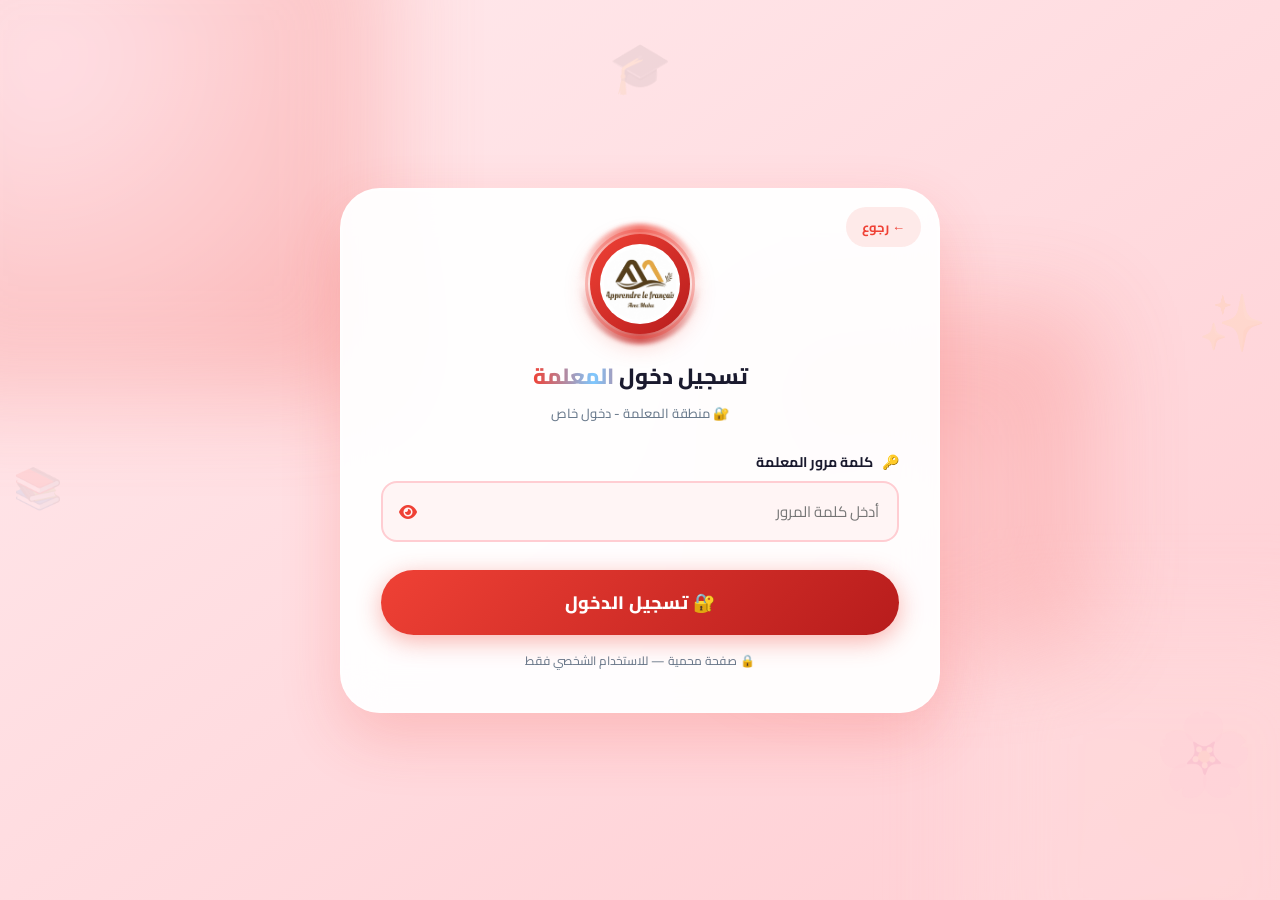
<file: teacher-login.html>
<!DOCTYPE html>
<html lang="ar" dir="rtl">
<head>
<meta charset="UTF-8" />
<meta name="viewport" content="width=device-width, initial-scale=1.0" />
<title>منصة Mme Maha Gafar التعليمية | تسجيل دخول المعلمة</title>
<link rel="icon" type="image/png" href="logo.png" />
<link rel="apple-touch-icon" href="logo.png" />
<link rel="stylesheet" href="https://cdnjs.cloudflare.com/ajax/libs/font-awesome/6.5.0/css/all.min.css" />
<link href="https://fonts.googleapis.com/css2?family=Cairo:wght@400;600;700;800;900&display=swap" rel="stylesheet" />
<style>
:root {
  --france-red: #EF4135;
  --france-red-light: #FFEBEE;
  --france-red-dark: #B71C1C;
  --white: #FFFFFF;
  --text-dark: #1A1A2E;
  --text-muted: #6B7B8D;
}
* { margin:0; padding:0; box-sizing:border-box; font-family:'Cairo', sans-serif; }
html { width:100%; }
body { width:100%; min-height:100vh; }
body {
  background: linear-gradient(145deg, var(--france-red-light) 0%, #FFCDD2 100%);
  display:flex; justify-content:center; align-items:center; padding:20px; position:relative;
}

@keyframes floatIn { 0%{opacity:0;transform:translateY(60px) scale(0.9);} 100%{opacity:1;transform:translateY(0) scale(1);} }
@keyframes fadeInUp { 0%{opacity:0;transform:translateY(30px);} 100%{opacity:1;transform:translateY(0);} }
@keyframes floatY { 0%,100%{transform:translateY(0px);} 50%{transform:translateY(-10px);} }
@keyframes spinBorder { 0%{transform:rotate(0deg);} 100%{transform:rotate(360deg);} }
@keyframes borderGlow { 0%,100%{border-color:rgba(239,65,53,0.3);} 50%{border-color:rgba(239,65,53,0.8);} }
@keyframes shake { 0%,100%{transform:translateX(0);} 10%,30%,50%,70%,90%{transform:translateX(-5px);} 20%,40%,60%,80%{transform:translateX(5px);} }
@keyframes bounceIn { 0%{opacity:0;transform:scale(0.3);} 50%{opacity:1;transform:scale(1.05);} 70%{transform:scale(0.9);} 100%{transform:scale(1);} }
@keyframes scaleIn { 0%{opacity:0;transform:scale(0.8);} 100%{opacity:1;transform:scale(1);} }
@keyframes blobMove {
  0%,100%{transform:translate(0,0) scale(1) rotate(0deg);border-radius:42% 58% 65% 35%/45% 40% 60% 55%;}
  50%{transform:translate(-3vw,4vh) scale(0.92) rotate(-15deg);border-radius:35% 65% 55% 45%/40% 55% 45% 60%;}
}

.blob-bg { position:fixed; inset:0; z-index:0; overflow:hidden; pointer-events:none; }
.blob { position:absolute; filter:blur(50px); opacity:0.3; animation:blobMove 16s ease-in-out infinite; }
.blob:nth-child(1){width:38vw;height:38vw;top:-10%;left:-8%;background:radial-gradient(circle at 30% 30%,#FFD1DC,var(--france-red));}
.blob:nth-child(2){width:30vw;height:30vw;bottom:-12%;right:-6%;background:radial-gradient(circle at 60% 40%,#FFE4E1,var(--france-red-light));animation-duration:22s;}
.blob:nth-child(3){width:26vw;height:26vw;top:35%;right:15%;background:radial-gradient(circle at 40% 60%,#FFCDD2,var(--france-red));animation-duration:20s;}

.floating-decor { position:fixed; font-size:50px; opacity:0.08; pointer-events:none; z-index:0; animation:floatY 6s ease-in-out infinite; }
.floating-decor:nth-child(1){top:5%;left:2%;font-size:70px;color:var(--france-red);}
.floating-decor:nth-child(2){bottom:8%;right:2%;font-size:80px;animation-delay:1.5s;color:var(--france-red-dark);}
.floating-decor:nth-child(3){top:50%;left:1%;font-size:40px;animation-delay:3s;color:var(--france-red);}
.floating-decor:nth-child(4){top:30%;right:1%;font-size:55px;animation-delay:2s;color:var(--france-red-dark);}

.container {
  background: rgba(255,255,255,0.95);
  backdrop-filter: blur(20px);
  border-radius: 40px;
  padding: 45px 40px 40px;
  max-width: 560px; width:100%;
  box-shadow: 0 25px 60px rgba(239,65,53,0.2), inset 0 1px 3px rgba(255,255,255,0.8);
  border: 1px solid rgba(255,255,255,0.6);
  position: relative; z-index: 2; margin: 20px auto;
  animation: floatIn 0.8s cubic-bezier(0.34,1.56,0.64,1);
}

.back-btn {
  position: absolute; top: 18px; right: 18px;
  background: rgba(239,65,53,0.1); color: var(--france-red);
  border: none; padding: 8px 16px; border-radius: 60px;
  cursor: pointer; font-weight: 700; font-size: 13px;
  display: flex; align-items: center; gap: 6px;
  transition: all 0.3s ease; font-family: inherit;
}
.back-btn:hover { background: var(--france-red); color: white; transform: translateX(-3px); }

.logo { text-align: center; margin-bottom: 24px; }
.logo-wrapper {
  display: inline-block;
  background: linear-gradient(135deg, var(--france-red), var(--france-red-dark));
  border-radius: 50%; padding: 10px;
  box-shadow: 0 8px 25px rgba(239,65,53,0.35);
  position: relative;
}
.logo-wrapper::after {
  content:''; position:absolute; inset:-5px; border-radius:50%;
  border:3px solid rgba(239,65,53,0.3);
  animation: borderGlow 2s ease-in-out infinite;
}
.logo-wrapper::before {
  content:''; position:absolute; inset:-10px; border-radius:50%;
  background: conic-gradient(from 0deg, var(--france-red), var(--white), var(--france-red-dark), var(--white), var(--france-red));
  opacity:0.7; animation: spinBorder 6s linear infinite; z-index:-1; filter:blur(2px);
}
.logo-img {
  width: 80px; height: 80px; background: white; border-radius: 50%;
  display:block; object-fit: contain; padding: 4px;
  animation: floatY 3s ease-in-out infinite;
  position: relative; z-index: 1;
}

.logo h1 { font-size: 22px; margin-top: 12px; color:var(--text-dark); font-weight:800; animation: fadeInUp 1s ease-out 0.3s both; }
.logo h1 span { color:var(--france-red); }
.logo p { color:var(--text-muted); font-size:13px; font-weight:500; margin-top:4px; animation: fadeInUp 1s ease-out 0.5s both; }

.form-group { margin-bottom: 18px; animation: fadeInUp 0.6s ease-out both; }
.form-group:nth-child(1){animation-delay:0.1s;}

.form-group label { display:block; font-weight:700; color:var(--text-dark); margin-bottom:6px; font-size:14px; }
.form-group label .icon { margin-left:6px; display:inline-block; transition: transform 0.3s ease; }
.form-group:hover label .icon { transform: scale(1.2) rotate(-10deg); }

.form-group input {
  width: 100%; padding: 14px 18px;
  border: 2px solid #FFCDD2; border-radius: 16px;
  font-size: 15px; transition: all 0.4s cubic-bezier(0.34,1.56,0.64,1);
  background: #FFF5F5; color: var(--text-dark); text-align: right; font-family: inherit;
}
.form-group input:focus {
  border-color: var(--france-red); outline: none;
  box-shadow: 0 0 0 5px rgba(239,65,53,0.15), 0 8px 25px rgba(239,65,53,0.1);
  background: white; transform: scale(1.01);
}

.btn-primary {
  width: 100%; padding: 16px;
  background: linear-gradient(135deg, var(--france-red), var(--france-red-dark));
  color: white; border: none; border-radius: 60px;
  font-size: 18px; font-weight: 800; cursor: pointer;
  transition: all 0.4s cubic-bezier(0.34,1.56,0.64,1);
  margin-top: 10px; box-shadow: 0 6px 25px rgba(239,65,53,0.4);
  font-family: inherit; letter-spacing: 0.5px;
}
.btn-primary:hover { transform: translateY(-3px) scale(1.02); box-shadow: 0 10px 35px rgba(239,65,53,0.55); }
.btn-primary:active { transform: scale(0.98); }
.btn-primary.shake-btn { animation: shake 0.5s ease; }

.message {
  text-align: center; margin-top: 16px; padding: 12px 18px;
  border-radius: 16px; display: none; font-weight: 600; font-size: 14px;
  animation: scaleIn 0.4s ease-out;
}
.message.error { display:block; background:#fff0f0; color:#c0392b; border:2px solid #fdd; animation: shake 0.5s ease; }
.message.success { display:block; background:#e6f7ee; color:#1a7a42; border:2px solid #b8e6cf; animation: bounceIn 0.6s ease; }

.hint { text-align:center; margin-top: 14px; color:var(--text-muted); font-size:12px; font-weight:500; }
.hint code { background: rgba(239,65,53,0.15); padding: 3px 10px; border-radius: 20px; color: var(--france-red); font-weight: 700; }

@media (max-width:480px){
  .container{padding:36px 22px;}
  .logo h1{font-size:18px;}
  .logo-img{width:70px;height:70px;}
  .floating-decor{display:none;}
}


/* ================================================================
   PRO ENHANCEMENT PACK — extra motion, polish & eye-catching detail
   ================================================================ */
html { scroll-behavior: smooth; }

@keyframes pageFadeIn { 0%{opacity:0;} 100%{opacity:1;} }
body.__pro_ready { animation: pageFadeIn .7s ease both; }

@keyframes shimmerText {
  0%   { background-position: 0% 50%; }
  100% { background-position: 200% 50%; }
}
.logo h1 span {
  background: linear-gradient(90deg, var(--france-red) 0%, #7ec8ff 25%, var(--france-red) 50%, #7ec8ff 75%, var(--france-red) 100%);
  background-size: 300% auto;
  -webkit-background-clip: text; background-clip: text;
  -webkit-text-fill-color: transparent; color: transparent;
  animation: shimmerText 4.5s linear infinite;
}


@keyframes rippleFx { to { transform: scale(3.2); opacity: 0; } }
.pro-ripple {
  position:absolute; border-radius:50%; pointer-events:none;
  background: rgba(255,255,255,.55); transform: scale(0);
  animation: rippleFx .65s ease-out;
}
button, .btn-primary, .choice-btn, .btn-logout, .icon-card {
  position: relative; overflow: hidden;
}

@keyframes cardTiltIn {
  0%   { opacity:0; transform: perspective(800px) rotateX(8deg) translateY(35px) scale(.94); }
  100% { opacity:1; transform: perspective(800px) rotateX(0) translateY(0) scale(1); }
}
.container, .welcome-section, .my-stage-banner, .stat-card, .content-card {
  animation: cardTiltIn .7s cubic-bezier(.22,1,.36,1) both;
}

@keyframes glowPulseSoft {
  0%,100% { box-shadow: 0 0 0 rgba(0,0,0,0); }
  50% { box-shadow: 0 0 28px rgba(239,65,53,.2); }
}
.btn-primary, .choice-btn { animation: glowPulseSoft 3.2s ease-in-out infinite; }

/* micro-interaction: gentle lift + glow on any interactive icon card */
.icon-card, .choice-btn, .btn-primary {
  transition: transform .35s cubic-bezier(.34,1.56,.64,1), box-shadow .35s ease, filter .35s ease;
}
.icon-card:hover, .choice-btn:hover { filter: brightness(1.04) saturate(1.08); }

/* smoother, more premium focus ring */
input:focus, select:focus, textarea:focus {
  outline: none;
}


/* scrollbar polish */






/* ===== Scrollbar (fixed) ===== */
html{overflow-x:hidden;}
body{overflow-x:visible;}
::-webkit-scrollbar{width:12px;height:12px;}
::-webkit-scrollbar-track{background:#FFEBEE;border-radius:12px;}
::-webkit-scrollbar-thumb{background:linear-gradient(180deg,#EF4135,#B71C1C);border-radius:12px;border:3px solid #FFEBEE;min-height:48px;}
::-webkit-scrollbar-thumb:hover{background:linear-gradient(180deg,#B71C1C,#B71C1C);}
::-webkit-scrollbar-corner{background:transparent;}
@supports not selector(::-webkit-scrollbar){ *{scrollbar-width:thin;scrollbar-color:#EF4135 #FFEBEE;} }
::selection{background:rgba(239,65,53,.35);color:inherit;}

/* ===== إظهار / إخفاء كلمة المرور ===== */
.pw-wrap{position:relative;}
.form-group .pw-wrap input{padding-left:52px;}
.pw-wrap .pw-toggle{
  position:absolute; left:8px; top:50%; transform:translateY(-50%);
  width:38px; height:38px; border:none; border-radius:50%;
  background:transparent; color:var(--france-red); cursor:pointer; font-size:16px;
  display:flex; align-items:center; justify-content:center;
  transition:background .25s ease, transform .25s ease;
}
.pw-wrap .pw-toggle:hover{background:rgba(239,65,53,.12);}
.pw-wrap .pw-toggle:active{transform:translateY(-50%) scale(.9);}
.pw-wrap .pw-toggle:focus-visible{outline:2px solid var(--france-red);outline-offset:2px;}
.field-hint{font-size:12px;color:var(--text-muted);margin-top:5px;padding-right:5px;}
</style>
<link rel="stylesheet" href="mobile-fix.css" />
</head>
<body>

<div class="blob-bg"><div class="blob"></div><div class="blob"></div><div class="blob"></div></div>
<div class="floating-decor">🌸</div>
<div class="floating-decor">📚</div>
<div class="floating-decor">✨</div>
<div class="floating-decor">🎓</div>

<div class="container">
  <button class="back-btn" onclick="window.location.href='index.html'">← رجوع</button>

  <div class="logo">
    <div class="logo-wrapper">
      <img src="logo.png" alt="Mme Maha Gafar" class="logo-img" />
    </div>
    <h1>تسجيل دخول <span>المعلمة</span></h1>
    <p>🔐 منطقة المعلمة - دخول خاص</p>
  </div>

  <form id="teacherForm" onsubmit="handleTeacherLogin(event)">
    <div class="form-group">
      <label><span class="icon">🔑</span> كلمة مرور المعلمة</label>
      <div class="pw-wrap">
        <input type="password" id="teacherPassword" placeholder="أدخل كلمة المرور" required autocomplete="current-password" />
        <button type="button" class="pw-toggle" onclick="togglePw(this)" aria-label="إظهار كلمة المرور" aria-pressed="false"><i class="fas fa-eye"></i></button>
      </div>
    </div>
    <button type="submit" class="btn-primary">🔐 تسجيل الدخول</button>
    <div id="teacherMessage" class="message"></div>
  </form>

  <div class="hint">🔒 صفحة محمية — للاستخدام الشخصي فقط</div>
</div>

<script src="api.js"></script>
<script>
function togglePw(btn) {
  const inp = btn.parentElement.querySelector('input');
  const show = inp.type === 'password';
  inp.type = show ? 'text' : 'password';
  btn.innerHTML = show ? '<i class="fas fa-eye-slash"></i>' : '<i class="fas fa-eye"></i>';
  btn.setAttribute('aria-label', show ? 'إخفاء كلمة المرور' : 'إظهار كلمة المرور');
  btn.setAttribute('aria-pressed', String(show));
}

async function handleTeacherLogin(e) {
  e.preventDefault();
  const password = document.getElementById('teacherPassword').value.trim();
  const msg = document.getElementById('teacherMessage');
  const submitBtn = e.target.querySelector('.btn-primary');
  if (!password) { msg.textContent = '⚠️ اكتبي كلمة المرور'; msg.className = 'message error'; return; }

  const label = submitBtn.textContent;
  submitBtn.disabled = true;
  submitBtn.textContent = '⏳ جاري التحقق...';
  msg.className = 'message';

  let r;
  try {
    r = await API.teacherLogin({ password });
  } catch (err) {
    msg.textContent = '❌ ' + err.message;
    msg.className = 'message error';
    submitBtn.disabled = false;
    submitBtn.textContent = label;
    submitBtn.classList.add('shake-btn');
    setTimeout(() => submitBtn.classList.remove('shake-btn'), 500);
    return;
  }

  submitBtn.textContent = label;
  msg.textContent = '✅ مرحباً Mme Maha Gafar! جاري التحويل...';
  msg.className = 'message success';
  setToken(r.token);
  safeSet('userRole', 'teacher');
  safeSet('teacherLoggedIn', 'true');
  setTimeout(() => { window.location.href = 'teacher-dashboard.html'; }, 700);
}
</script>


<script>
/* ================= PRO ENHANCEMENT: particles + ripple + fade-in ================= */
(function(){
  document.body.classList.add('__pro_ready');


  document.addEventListener('pointerdown', function(e){
    var target = e.target.closest('button, .choice-btn, .icon-card, .btn-primary, .btn-logout');
    if (!target) return;
    var rect = target.getBoundingClientRect();
    var span = document.createElement('span');
    span.className = 'pro-ripple';
    var size = Math.max(rect.width, rect.height);
    span.style.width = span.style.height = size + 'px';
    span.style.left = (e.clientX - rect.left - size / 2) + 'px';
    span.style.top = (e.clientY - rect.top - size / 2) + 'px';
    target.appendChild(span);
    setTimeout(function(){ span.remove(); }, 700);
  });
})();
</script>




</body>
</html>
</file>
<file: mobile-fix.css>
/* =====================================================================
   mobile-fix.css — ثبات الموبايل + مقاسات مظبوطة للموبايل واللابتوب
   بيتحمّل آخر حاجة في <head> في كل الصفحات عشان يغلب أي ستايل تاني
   ===================================================================== */

/* ---------- كل الشاشات: منع الاهتزاز يمين وشمال ---------- */
html {
  -webkit-text-size-adjust: 100%; text-size-adjust: 100%;
  -webkit-tap-highlight-color: transparent;
  overflow-x: hidden;
}
body {
  max-width: 100%;
  overflow-x: clip;                 /* clip: يقصّ الزيادة من غير ما يعمل سكرول، فالهيدر الثابت يفضل شغال */
  overscroll-behavior-x: none;
  min-height: 100vh;
  min-height: 100dvh;               /* بيتجاوب مع شريط المتصفح في الموبايل */
}
img, svg, video, canvas, iframe { max-width: 100%; }
.table-wrap { overflow-x: auto; -webkit-overflow-scrolling: touch; max-width: 100%; }
.item .info, .sub-info, .info { min-width: 0; overflow-wrap: anywhere; }

/* صفحات الدخول والتسجيل: توسيط من غير ما أعلى الصفحة يتقصّ لو المحتوى أطول من الشاشة */
body { align-items: flex-start; }
.container { margin: auto; }

/* ---------- الموبايل والتابلت ---------- */
@media (max-width: 900px), (hover: none) {

  /* 1) وقف كل الحركات المستمرة (الألوان اللي بتتحرك، الوميض، اللمعان، الدوران) */
  *, *::before, *::after {
    animation: none !important;
    -webkit-backdrop-filter: none !important;
    backdrop-filter: none !important;
  }

  /* 2) الخلفية المتحركة والزينة الطايرة: شيلناها واتثبتت الألوان على تدرّج الصفحة */
  .blob-bg, .floating-decor, .wa-ring, .shine-sweep { display: none !important; }
  body { background-attachment: scroll !important; }

  /* 3) كروت أوضح بعد ما شيلنا الـ blur */
  .container, .welcome-section, .icon-card, .page-card, .content-list .item, .content-list .empty-state,
  .modal-content, .students-section, .toast { background-color: rgba(255,255,255,.98); }

  /* 4) أي حاجة كانت بتتحرك أو بتكبر عند اللمس */
  input:focus, select:focus, textarea:focus { transform: none !important; }

  /* 5) منع زووم الآيفون التلقائي لما تضغطي على خانة */
  input, select, textarea { font-size: 16px !important; }

  /* 6) الإشعارات تاخد عرض الشاشة */
  #toastContainer { left: 12px !important; right: 12px; top: 12px !important; }
  .toast { min-width: 0 !important; max-width: 100% !important; }

  /* 7) أحجام وهوامش */
  .main-content { padding-left: 12px; padding-right: 12px; }
  .header { padding-left: 14px; padding-right: 14px; }
  .modal-content, .cf-box { max-width: 100%; }
}

/* الأجهزة اللي بتشتغل باللمس: ألغي تأثيرات الـ hover اللي بتفضل "عالقة" بعد اللمس وبتحرّك الصفحة */
@media (hover: none) {
  *:not(.pw-toggle):hover { transform: none !important; }
}

/* ---------- الموبايل الصغير ---------- */
@media (max-width: 480px) {
  .container { padding: 32px 18px 28px !important; border-radius: 28px !important; }
  body { padding: 12px !important; }
  .main-content { margin-top: 14px; }
  .welcome-section { border-radius: 22px; }
  .icon-card { border-radius: 22px; }
}

/* ---------- اللابتوب والشاشات الكبيرة ---------- */
@media (min-width: 1200px) {
  .container { max-width: 600px; }
}

/* ---------- شريط العنوان ثابت في أعلى الصفحة (api.js بيضيف الكلاس hdr-fixed ويحط فراغ بنفس الارتفاع) ---------- */
html.hdr-fixed .header {
  position: fixed !important;
  top: 0; left: 0; right: 0;
  width: 100%;
  z-index: 1000;
  padding-top: max(14px, env(safe-area-inset-top));   /* ماتتغطّاش بنوتش الآيفون */
}
html.hdr-fixed { scroll-padding-top: var(--header-h, 80px); }   /* التمرير لعنصر ما يخبّيهوش الشريط */
#headerSpacer { width: 100%; pointer-events: none; }
</file>
